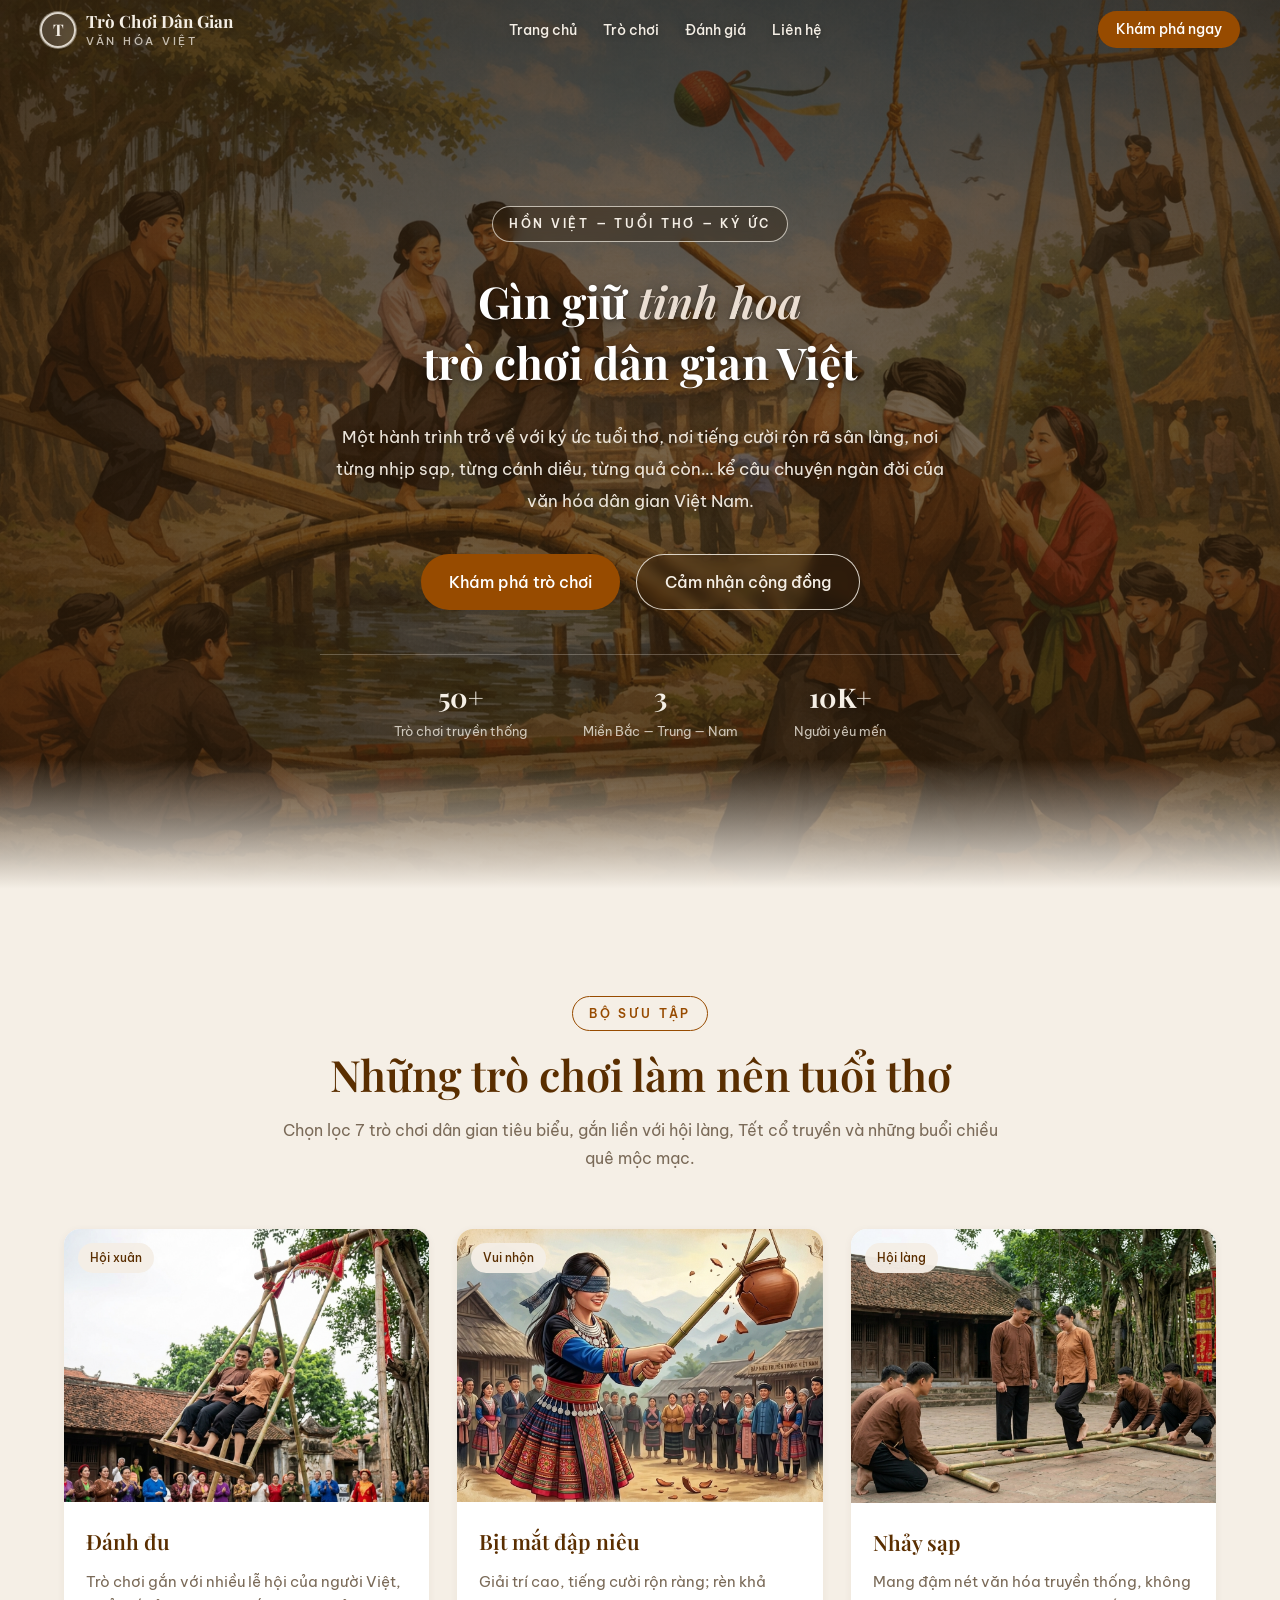
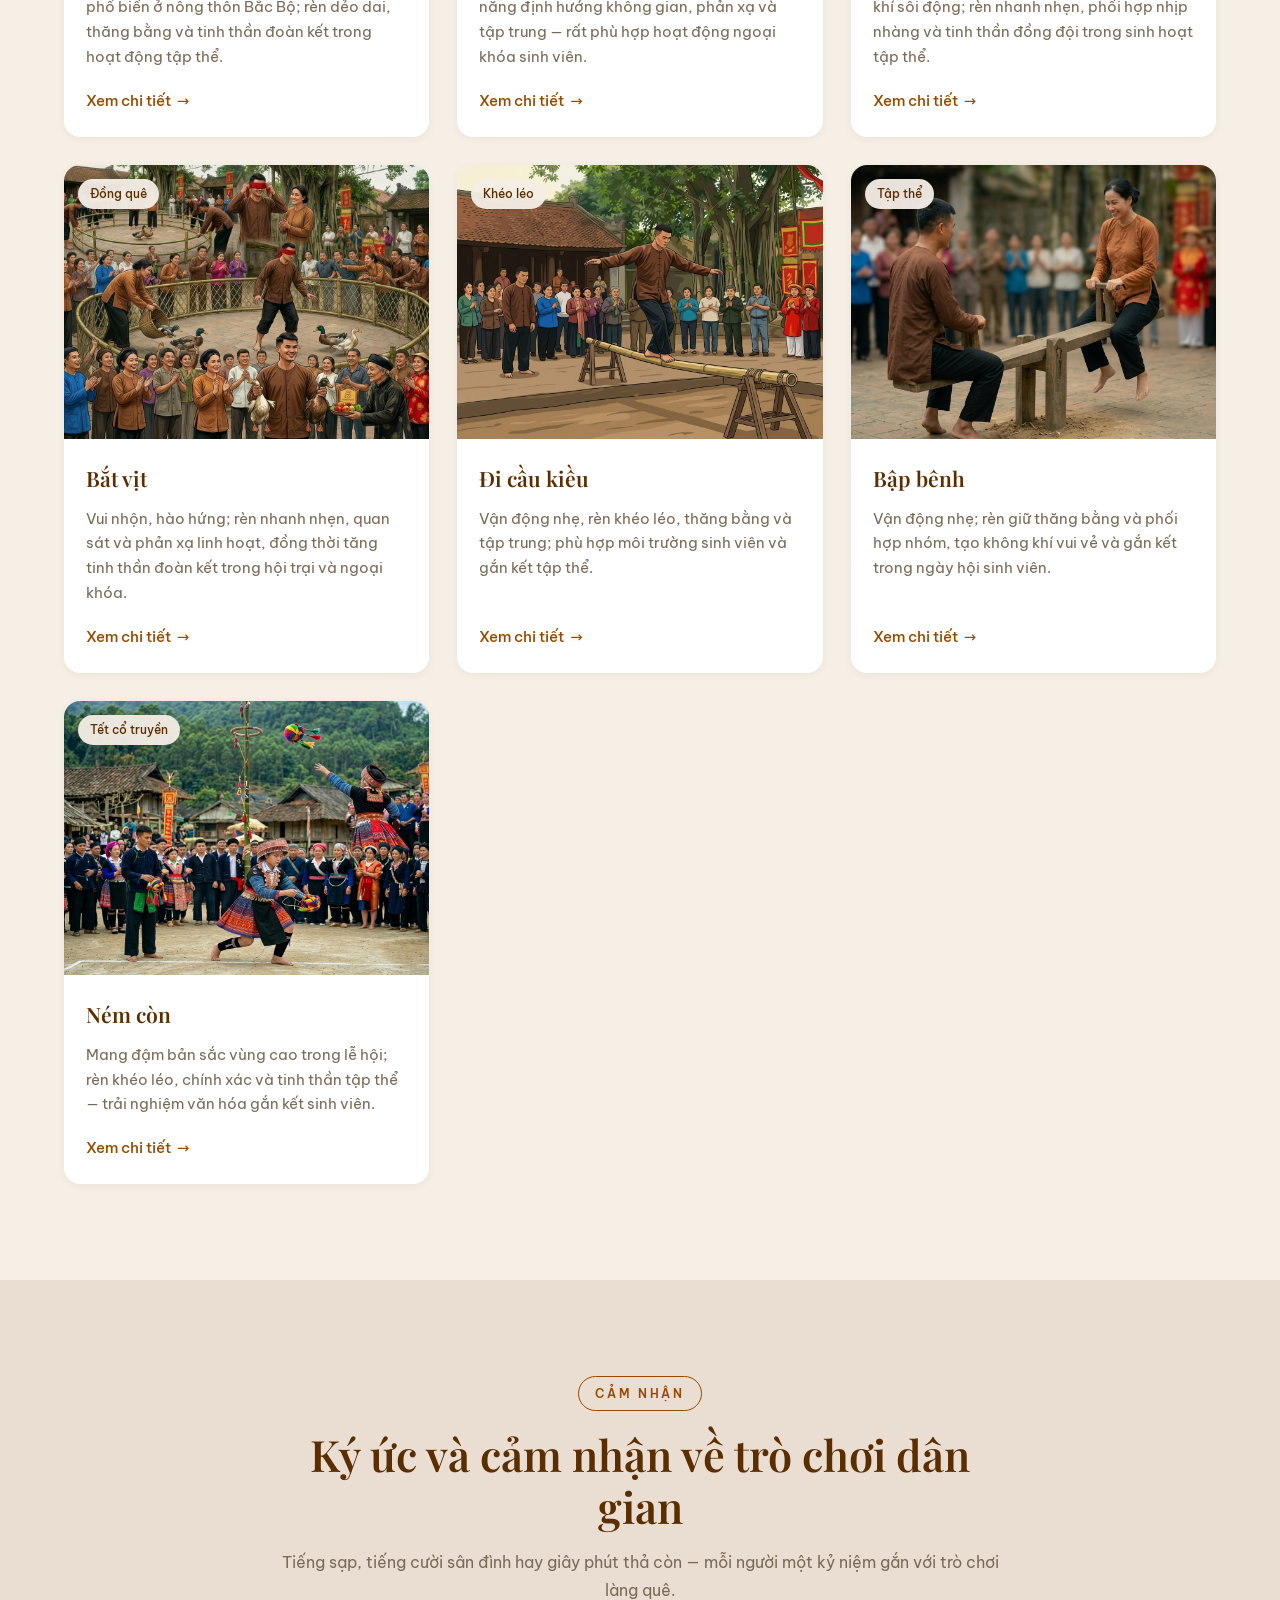
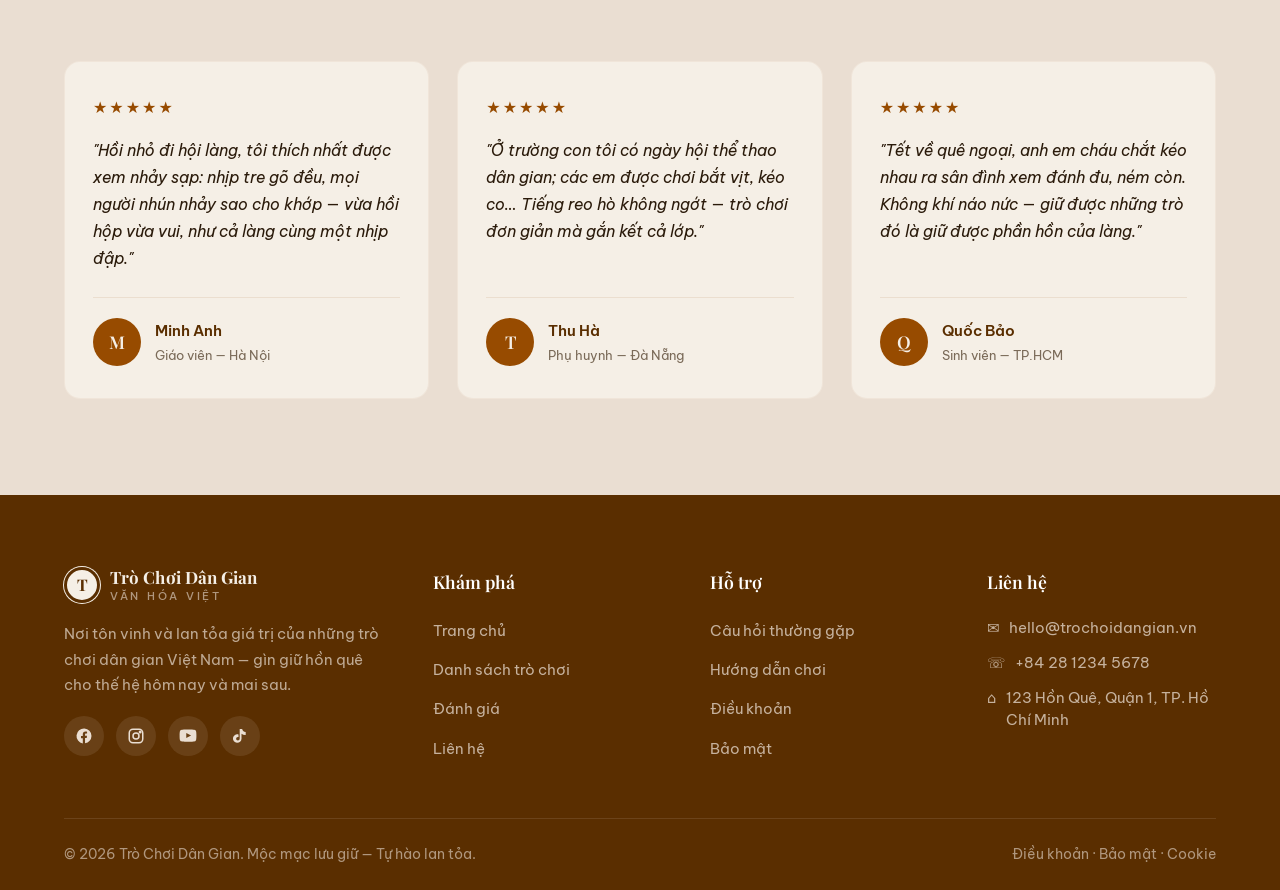
<file: index.html>
<!DOCTYPE html>
<html lang="vi">
<head>
    <meta charset="UTF-8" />
    <meta name="viewport" content="width=device-width, initial-scale=1.0, viewport-fit=cover" />

    <!-- ====== PRIMARY META ====== -->
    <title>Trò Chơi Dân Gian — Gìn giữ tinh hoa văn hóa Việt</title>
    <meta name="description" content="Khám phá kho tàng trò chơi dân gian Việt Nam — nơi tuổi thơ, văn hóa và ký ức cùng hòa quyện. Nhảy sạp, đánh đu, ném còn, đập niêu… 7 trò chơi tiêu biểu của hội làng Việt." />
    <meta name="keywords" content="trò chơi dân gian, văn hóa Việt Nam, hội làng, tuổi thơ Việt, nhảy sạp, đánh đu, ném còn, đập niêu, cầu kiều, bắt vịt, bập bênh" />
    <meta name="author" content="Trò Chơi Dân Gian" />
    <meta name="theme-color" content="#5a2e00" />
    <meta name="robots" content="index, follow" />

    <!-- TODO: đổi URL bên dưới thành domain thật của bạn sau khi deploy lên Vercel -->
    <link rel="canonical" href="https://trochoidangian.vercel.app/" />

    <!-- ====== FAVICON / LOGO (PNG trước — Chrome tab ưu tiên PNG/ICO hơn SVG khi mở local) ====== -->
    <link rel="icon" type="image/png" sizes="32x32" href="assets/favicon-32.png" />
    <link rel="apple-touch-icon" sizes="180x180" href="assets/favicon-180.png" />
    <link rel="icon" type="image/svg+xml" href="assets/favicon.svg" />
    <link rel="mask-icon" href="assets/favicon.svg" color="#974b00" />
    <link rel="shortcut icon" href="assets/favicon-32.png" />

    <!-- ====== OPEN GRAPH (Facebook, Zalo, LinkedIn, Messenger) ====== -->
    <meta property="og:type" content="website" />
    <meta property="og:locale" content="vi_VN" />
    <meta property="og:site_name" content="Trò Chơi Dân Gian" />
    <meta property="og:title" content="Trò Chơi Dân Gian — Gìn giữ tinh hoa văn hóa Việt" />
    <meta property="og:description" content="Khám phá kho tàng trò chơi dân gian Việt Nam — nơi tuổi thơ, văn hóa và ký ức cùng hòa quyện." />
    <meta property="og:url" content="https://trochoidangian.vercel.app/" />
    <meta property="og:image" content="https://trochoidangian.vercel.app/assets/hero-banner.png" />
    <meta property="og:image:secure_url" content="https://trochoidangian.vercel.app/assets/hero-banner.png" />
    <meta property="og:image:type" content="image/png" />
    <meta property="og:image:alt" content="Bức tranh minh họa các trò chơi dân gian Việt Nam ở làng quê" />

    <!-- ====== TWITTER CARD ====== -->
    <meta name="twitter:card" content="summary_large_image" />
    <meta name="twitter:title" content="Trò Chơi Dân Gian — Gìn giữ tinh hoa văn hóa Việt" />
    <meta name="twitter:description" content="Khám phá kho tàng trò chơi dân gian Việt Nam — nơi tuổi thơ, văn hóa và ký ức cùng hòa quyện." />
    <meta name="twitter:image" content="https://trochoidangian.vercel.app/assets/hero-banner.png" />
    <meta name="twitter:image:alt" content="Bức tranh minh họa các trò chơi dân gian Việt Nam" />

    <!-- ====== STRUCTURED DATA (Schema.org) — logo cho Google Knowledge Graph ====== -->
    <script type="application/ld+json">
    {
        "@context": "https://schema.org",
        "@graph": [
            {
                "@type": "Organization",
                "@id": "https://trochoidangian.vercel.app/#organization",
                "name": "Trò Chơi Dân Gian",
                "url": "https://trochoidangian.vercel.app/",
                "logo": {
                    "@type": "ImageObject",
                    "url": "https://trochoidangian.vercel.app/assets/favicon.svg",
                    "contentUrl": "https://trochoidangian.vercel.app/assets/favicon.svg",
                    "caption": "Trò Chơi Dân Gian — Văn hóa Việt"
                },
                "description": "Website tôn vinh và lan tỏa giá trị của các trò chơi dân gian Việt Nam — gìn giữ hồn quê cho thế hệ hôm nay và mai sau."
            },
            {
                "@type": "WebSite",
                "@id": "https://trochoidangian.vercel.app/#website",
                "url": "https://trochoidangian.vercel.app/",
                "name": "Trò Chơi Dân Gian",
                "description": "Gìn giữ tinh hoa trò chơi dân gian Việt Nam",
                "inLanguage": "vi-VN",
                "publisher": { "@id": "https://trochoidangian.vercel.app/#organization" }
            },
            {
                "@type": "WebPage",
                "@id": "https://trochoidangian.vercel.app/#webpage",
                "url": "https://trochoidangian.vercel.app/",
                "name": "Trò Chơi Dân Gian — Gìn giữ tinh hoa văn hóa Việt",
                "isPartOf": { "@id": "https://trochoidangian.vercel.app/#website" },
                "about": { "@id": "https://trochoidangian.vercel.app/#organization" },
                "primaryImageOfPage": {
                    "@type": "ImageObject",
                    "url": "https://trochoidangian.vercel.app/assets/hero-banner.png"
                },
                "inLanguage": "vi-VN"
            }
        ]
    }
    </script>

    <!-- ====== FONTS ====== -->
    <link rel="preconnect" href="https://fonts.googleapis.com" />
    <link rel="preconnect" href="https://fonts.gstatic.com" crossorigin />
    <link href="https://fonts.googleapis.com/css2?family=Playfair+Display:wght@500;600;700&family=Be+Vietnam+Pro:wght@300;400;500;600;700&display=swap" rel="stylesheet" />

    <link rel="stylesheet" href="css/styles.css" />
</head>
<body>

    <!-- ============= HEADER ============= -->
    <header class="site-header">
        <div class="container nav">
            <a href="#home" class="logo" aria-label="Trò Chơi Dân Gian">
                <span class="logo-mark">T</span>
                <span class="logo-text">
                    <strong>Trò Chơi Dân Gian</strong>
                    <small>Văn hóa Việt</small>
                </span>
            </a>

            <nav id="primary-nav" aria-label="Điều hướng chính">
                <ul class="nav-menu">
                    <li><a href="#home">Trang chủ</a></li>
                    <li><a href="#games">Trò chơi</a></li>
                    <li><a href="#reviews">Đánh giá</a></li>
                    <li><a href="#contact">Liên hệ</a></li>
                </ul>
            </nav>

            <a href="#games" class="nav-cta">Khám phá ngay</a>

            <button type="button" class="menu-toggle" aria-label="Mở menu" aria-expanded="false" aria-controls="primary-nav">
                <svg viewBox="0 0 24 24" fill="none" stroke="currentColor" stroke-width="2" stroke-linecap="round">
                    <line x1="3" y1="6" x2="21" y2="6"/>
                    <line x1="3" y1="12" x2="21" y2="12"/>
                    <line x1="3" y1="18" x2="21" y2="18"/>
                </svg>
            </button>
        </div>
    </header>

    <main id="home">

        <!-- ============= HERO ============= -->
        <section class="hero" aria-label="Giới thiệu">
            <div class="container">
                <div class="hero-content reveal">
                    <span class="eyebrow">Hồn Việt — Tuổi thơ — Ký ức</span>
                    <h1 class="hero-title">
                        Gìn giữ <em>tinh hoa</em><br>
                        trò chơi dân gian Việt
                    </h1>
                    <p class="hero-desc">
                        Một hành trình trở về với ký ức tuổi thơ, nơi tiếng cười rộn rã sân làng,
                        nơi từng nhịp sạp, từng cánh diều, từng quả còn… kể câu chuyện ngàn đời
                        của văn hóa dân gian Việt Nam.
                    </p>
                    <div class="hero-actions">
                        <a href="#games" class="btn btn-primary">Khám phá trò chơi</a>
                        <a href="#reviews" class="btn btn-outline">Cảm nhận cộng đồng</a>
                    </div>
                    <div class="hero-stats">
                        <div>
                            <div class="stat-num">50+</div>
                            <div class="stat-label">Trò chơi truyền thống</div>
                        </div>
                        <div>
                            <div class="stat-num">3</div>
                            <div class="stat-label">Miền Bắc — Trung — Nam</div>
                        </div>
                        <div>
                            <div class="stat-num">10K+</div>
                            <div class="stat-label">Người yêu mến</div>
                        </div>
                    </div>
                </div>
            </div>
        </section>

        <!-- ============= GAMES ============= -->
        <section class="games" id="games">
            <div class="container">
                <div class="section-head reveal">
                    <span class="eyebrow">Bộ sưu tập</span>
                    <h2 class="section-title">Những trò chơi làm nên tuổi thơ</h2>
                    <p class="section-subtitle">
                        Chọn lọc 7 trò chơi dân gian tiêu biểu, gắn liền với hội làng,
                        Tết cổ truyền và những buổi chiều quê mộc mạc.
                    </p>
                </div>

                <div class="games-grid">

                    <a href="games/danh-du.html" class="game-card reveal" aria-label="Đánh đu — xem chi tiết">
                        <div class="game-card-image">
                            <span class="game-card-tag">Hội xuân</span>
                            <img src="assets/thumb/danhdu.png" alt="Đánh đu" loading="lazy" />
                        </div>
                        <div class="game-card-body">
                            <h3 class="game-card-title">Đánh đu</h3>
                            <p class="game-card-desc">
                                Trò chơi gắn với nhiều lễ hội của người Việt, phổ biến ở nông thôn Bắc Bộ;
                                rèn dẻo dai, thăng bằng và tinh thần đoàn kết trong hoạt động tập thể.
                            </p>
                            <span class="game-card-link">Xem chi tiết</span>
                        </div>
                    </a>

                    <a href="games/dap-nieu.html" class="game-card reveal" aria-label="Bịt mắt đập niêu — xem chi tiết">
                        <div class="game-card-image">
                            <span class="game-card-tag">Vui nhộn</span>
                            <img src="assets/thumb/dapnieu.png" alt="Bịt mắt đập niêu" loading="lazy" />
                        </div>
                        <div class="game-card-body">
                            <h3 class="game-card-title">Bịt mắt đập niêu</h3>
                            <p class="game-card-desc">
                                Giải trí cao, tiếng cười rộn ràng; rèn khả năng định hướng không gian,
                                phản xạ và tập trung — rất phù hợp hoạt động ngoại khóa sinh viên.
                            </p>
                            <span class="game-card-link">Xem chi tiết</span>
                        </div>
                    </a>

                    <a href="games/nhay-sap.html" class="game-card reveal" aria-label="Nhảy sạp — xem chi tiết">
                        <div class="game-card-image">
                            <span class="game-card-tag">Hội làng</span>
                            <img src="assets/thumb/nhaysap.png" alt="Nhảy sạp" loading="lazy" />
                        </div>
                        <div class="game-card-body">
                            <h3 class="game-card-title">Nhảy sạp</h3>
                            <p class="game-card-desc">
                                Mang đậm nét văn hóa truyền thống, không khí sôi động; rèn nhanh nhẹn,
                                phối hợp nhịp nhàng và tinh thần đồng đội trong sinh hoạt tập thể.
                            </p>
                            <span class="game-card-link">Xem chi tiết</span>
                        </div>
                    </a>

                    <a href="games/bat-vit.html" class="game-card reveal" aria-label="Bắt vịt — xem chi tiết">
                        <div class="game-card-image">
                            <span class="game-card-tag">Đồng quê</span>
                            <img src="assets/thumb/batvit.png" alt="Bắt vịt" loading="lazy" />
                        </div>
                        <div class="game-card-body">
                            <h3 class="game-card-title">Bắt vịt</h3>
                            <p class="game-card-desc">
                                Vui nhộn, hào hứng; rèn nhanh nhẹn, quan sát và phản xạ linh hoạt,
                                đồng thời tăng tinh thần đoàn kết trong hội trại và ngoại khóa.
                            </p>
                            <span class="game-card-link">Xem chi tiết</span>
                        </div>
                    </a>

                    <a href="games/cau-kieu.html" class="game-card reveal" aria-label="Đi cầu kiều — xem chi tiết">
                        <div class="game-card-image">
                            <span class="game-card-tag">Khéo léo</span>
                            <img src="assets/thumb/caukieu.png" alt="Đi cầu kiều" loading="lazy" />
                        </div>
                        <div class="game-card-body">
                            <h3 class="game-card-title">Đi cầu kiều</h3>
                            <p class="game-card-desc">
                                Vận động nhẹ, rèn khéo léo, thăng bằng và tập trung; phù hợp môi trường
                                sinh viên và gắn kết tập thể.
                            </p>
                            <span class="game-card-link">Xem chi tiết</span>
                        </div>
                    </a>

                    <a href="games/bap-benh.html" class="game-card reveal" aria-label="Bập bênh — xem chi tiết">
                        <div class="game-card-image">
                            <span class="game-card-tag">Tập thể</span>
                            <img src="assets/thumb/bapbenh.png" alt="Bập bênh" loading="lazy" />
                        </div>
                        <div class="game-card-body">
                            <h3 class="game-card-title">Bập bênh</h3>
                            <p class="game-card-desc">
                                Vận động nhẹ; rèn giữ thăng bằng và phối hợp nhóm, tạo không khí vui vẻ
                                và gắn kết trong ngày hội sinh viên.
                            </p>
                            <span class="game-card-link">Xem chi tiết</span>
                        </div>
                    </a>

                    <a href="games/nem-con.html" class="game-card reveal" aria-label="Ném còn — xem chi tiết">
                        <div class="game-card-image">
                            <span class="game-card-tag">Tết cổ truyền</span>
                            <img src="assets/thumb/nemcon.png" alt="Ném còn" loading="lazy" />
                        </div>
                        <div class="game-card-body">
                            <h3 class="game-card-title">Ném còn</h3>
                            <p class="game-card-desc">
                                Mang đậm bản sắc vùng cao trong lễ hội; rèn khéo léo, chính xác và
                                tinh thần tập thể — trải nghiệm văn hóa gắn kết sinh viên.
                            </p>
                            <span class="game-card-link">Xem chi tiết</span>
                        </div>
                    </a>

                </div>
            </div>
        </section>

        <!-- ============= REVIEWS ============= -->
        <section class="reviews" id="reviews">
            <div class="container">
                <div class="section-head reveal">
                    <span class="eyebrow">Cảm nhận</span>
                    <h2 class="section-title">Ký ức và cảm nhận về trò chơi dân gian</h2>
                    <p class="section-subtitle">
                        Tiếng sạp, tiếng cười sân đình hay giây phút thả còn — mỗi người một kỷ niệm gắn với trò chơi làng quê.
                    </p>
                </div>

                <div class="reviews-grid">

                    <div class="review-card reveal">
                        <div class="review-stars">★★★★★</div>
                        <p class="review-quote">
                            "Hồi nhỏ đi hội làng, tôi thích nhất được xem nhảy sạp: nhịp tre gõ đều,
                            mọi người nhún nhảy sao cho khớp — vừa hồi hộp vừa vui, như cả làng cùng một nhịp đập."
                        </p>
                        <div class="review-author">
                            <div class="review-avatar">M</div>
                            <div>
                                <div class="review-name">Minh Anh</div>
                                <div class="review-role">Giáo viên — Hà Nội</div>
                            </div>
                        </div>
                    </div>

                    <div class="review-card reveal">
                        <div class="review-stars">★★★★★</div>
                        <p class="review-quote">
                            "Ở trường con tôi có ngày hội thể thao dân gian; các em được chơi bắt vịt,
                            kéo co… Tiếng reo hò không ngớt — trò chơi đơn giản mà gắn kết cả lớp."
                        </p>
                        <div class="review-author">
                            <div class="review-avatar">T</div>
                            <div>
                                <div class="review-name">Thu Hà</div>
                                <div class="review-role">Phụ huynh — Đà Nẵng</div>
                            </div>
                        </div>
                    </div>

                    <div class="review-card reveal">
                        <div class="review-stars">★★★★★</div>
                        <p class="review-quote">
                            "Tết về quê ngoại, anh em cháu chắt kéo nhau ra sân đình xem đánh đu,
                            ném còn. Không khí náo nức — giữ được những trò đó là giữ được phần hồn của làng."
                        </p>
                        <div class="review-author">
                            <div class="review-avatar">Q</div>
                            <div>
                                <div class="review-name">Quốc Bảo</div>
                                <div class="review-role">Sinh viên — TP.HCM</div>
                            </div>
                        </div>
                    </div>

                </div>
            </div>
        </section>

    </main>

    <!-- ============= FOOTER ============= -->
    <footer class="site-footer" id="contact">
        <div class="container">
            <div class="footer-grid">
                <div class="footer-brand">
                    <a href="#home" class="logo">
                        <span class="logo-mark">T</span>
                        <span class="logo-text">
                            <strong>Trò Chơi Dân Gian</strong>
                            <small>Văn hóa Việt</small>
                        </span>
                    </a>
                    <p>
                        Nơi tôn vinh và lan tỏa giá trị của những trò chơi dân gian Việt Nam —
                        gìn giữ hồn quê cho thế hệ hôm nay và mai sau.
                    </p>
                    <div class="socials">
                        <a href="#" aria-label="Facebook">
                            <svg viewBox="0 0 24 24" fill="currentColor"><path d="M22 12a10 10 0 10-11.6 9.9v-7H8v-2.9h2.4V9.7c0-2.4 1.4-3.7 3.6-3.7 1 0 2.1.2 2.1.2v2.3h-1.2c-1.2 0-1.5.7-1.5 1.5v1.8h2.6l-.4 2.9h-2.2v7A10 10 0 0022 12z"/></svg>
                        </a>
                        <a href="#" aria-label="Instagram">
                            <svg viewBox="0 0 24 24" fill="none" stroke="currentColor" stroke-width="2"><rect x="3" y="3" width="18" height="18" rx="5"/><circle cx="12" cy="12" r="4"/><circle cx="17.5" cy="6.5" r="1" fill="currentColor"/></svg>
                        </a>
                        <a href="#" aria-label="YouTube">
                            <svg viewBox="0 0 24 24" fill="currentColor"><path d="M23 7s-.2-1.6-.8-2.3c-.8-.9-1.7-.9-2.1-1C17 3.4 12 3.4 12 3.4s-5 0-8.1.3c-.4.1-1.3.1-2.1 1C1.2 5.4 1 7 1 7S.8 8.9.8 10.7v1.6C.8 14.1 1 16 1 16s.2 1.6.8 2.3c.8.9 1.9.9 2.4 1 1.7.2 7.8.3 7.8.3s5 0 8.1-.3c.4-.1 1.3-.1 2.1-1 .6-.7.8-2.3.8-2.3s.2-1.9.2-3.7v-1.6C23.2 8.9 23 7 23 7zM9.7 14.6V8.1l6.4 3.3-6.4 3.2z"/></svg>
                        </a>
                        <a href="#" aria-label="TikTok">
                            <svg viewBox="0 0 24 24" fill="currentColor"><path d="M19.6 6.7a4.8 4.8 0 01-3.4-1.5 4.8 4.8 0 01-1.3-2.7h-3.3v13.1a2.4 2.4 0 11-2.4-2.4c.3 0 .5 0 .8.1V9.9a5.7 5.7 0 00-.8-.1A5.7 5.7 0 1014 15.6V9a8.1 8.1 0 005.6 1.8V7.5a4.8 4.8 0 010-.8z"/></svg>
                        </a>
                    </div>
                </div>

                <div class="footer-col">
                    <h5>Khám phá</h5>
                    <ul>
                        <li><a href="#home">Trang chủ</a></li>
                        <li><a href="#games">Danh sách trò chơi</a></li>
                        <li><a href="#reviews">Đánh giá</a></li>
                        <li><a href="#contact">Liên hệ</a></li>
                    </ul>
                </div>

                <div class="footer-col">
                    <h5>Hỗ trợ</h5>
                    <ul>
                        <li><a href="#">Câu hỏi thường gặp</a></li>
                        <li><a href="#">Hướng dẫn chơi</a></li>
                        <li><a href="#">Điều khoản</a></li>
                        <li><a href="#">Bảo mật</a></li>
                    </ul>
                </div>

                <div class="footer-col">
                    <h5>Liên hệ</h5>
                    <ul>
                        <li class="contact-item">
                            <span>✉</span>
                            <span>hello@trochoidangian.vn</span>
                        </li>
                        <li class="contact-item">
                            <span>☏</span>
                            <span>+84 28 1234 5678</span>
                        </li>
                        <li class="contact-item">
                            <span>⌂</span>
                            <span>123 Hồn Quê, Quận 1, TP. Hồ Chí Minh</span>
                        </li>
                    </ul>
                </div>
            </div>

            <div class="footer-bottom">
                <p>© 2026 Trò Chơi Dân Gian. Mộc mạc lưu giữ — Tự hào lan tỏa.</p>
                <p><a href="#">Điều khoản</a> · <a href="#">Bảo mật</a> · <a href="#">Cookie</a></p>
            </div>
        </div>
    </footer>

    <script src="js/main.js" defer></script>
</body>
</html>
</file>
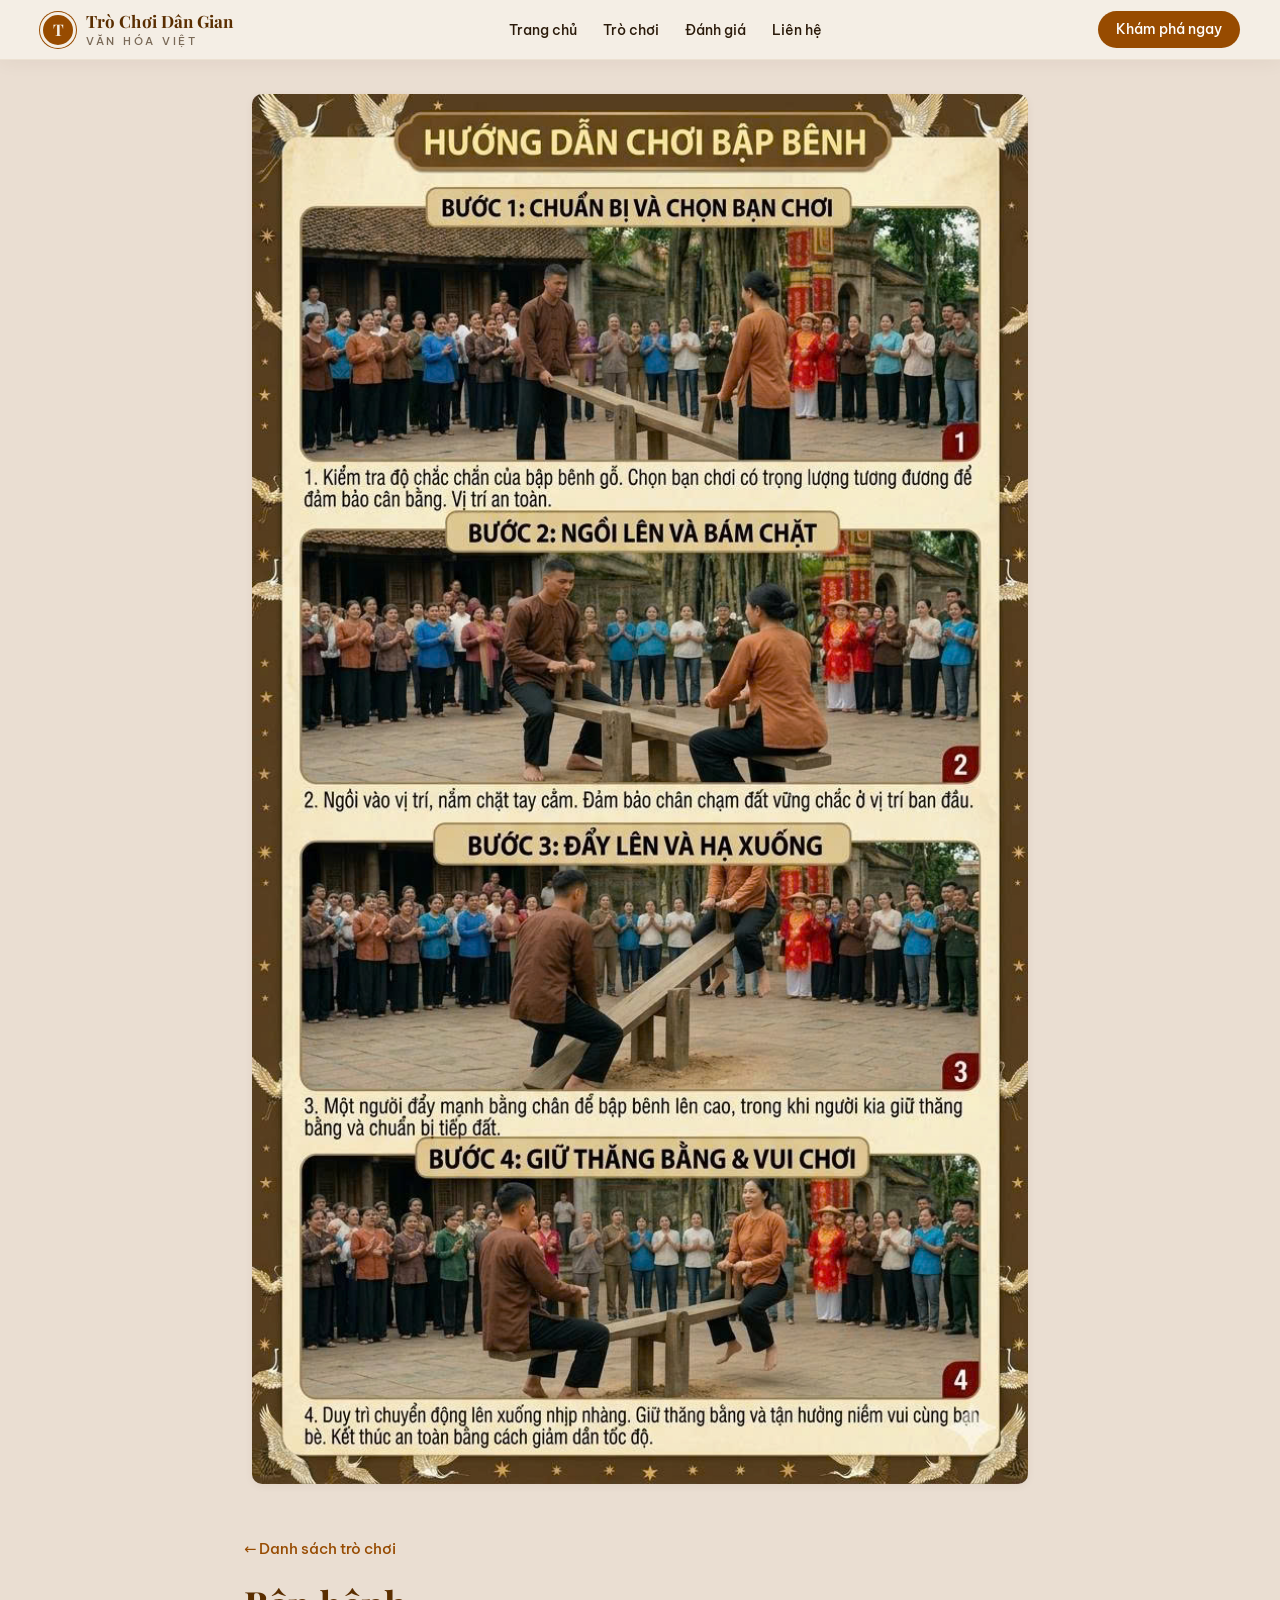
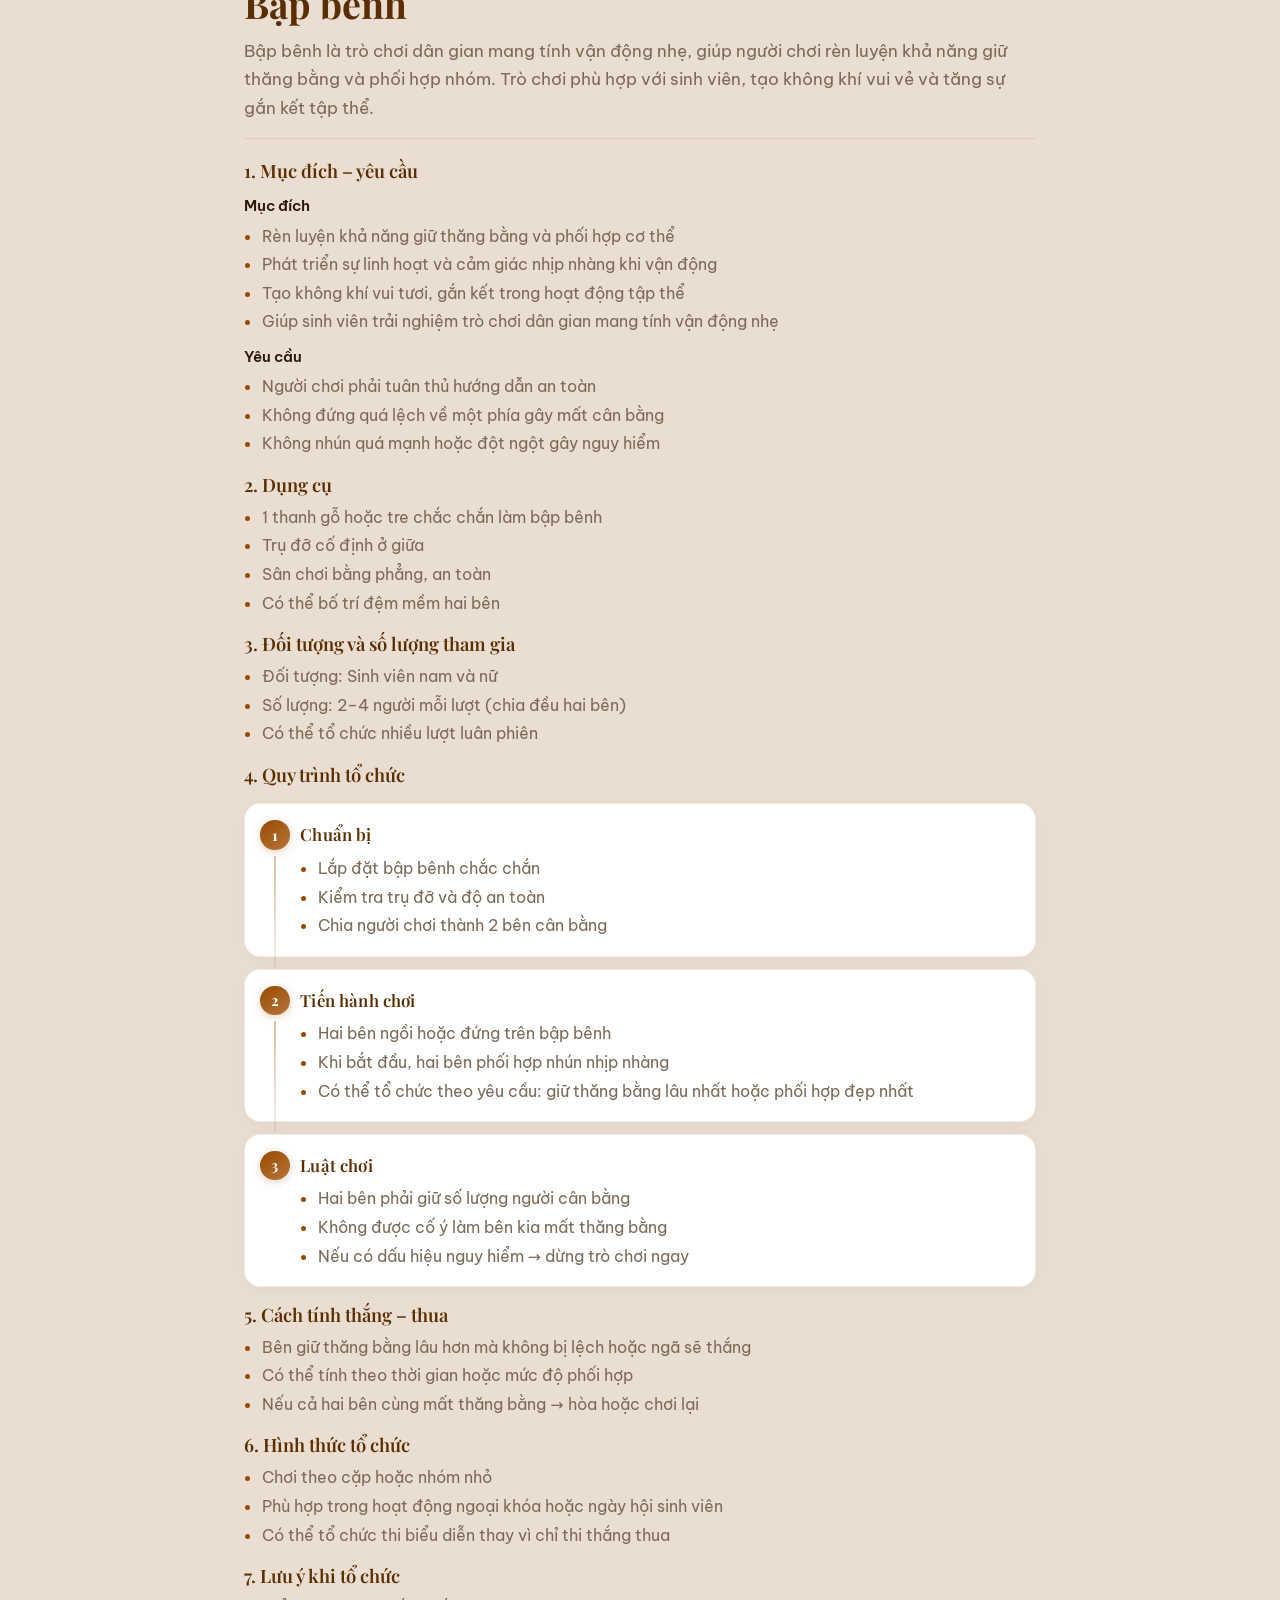
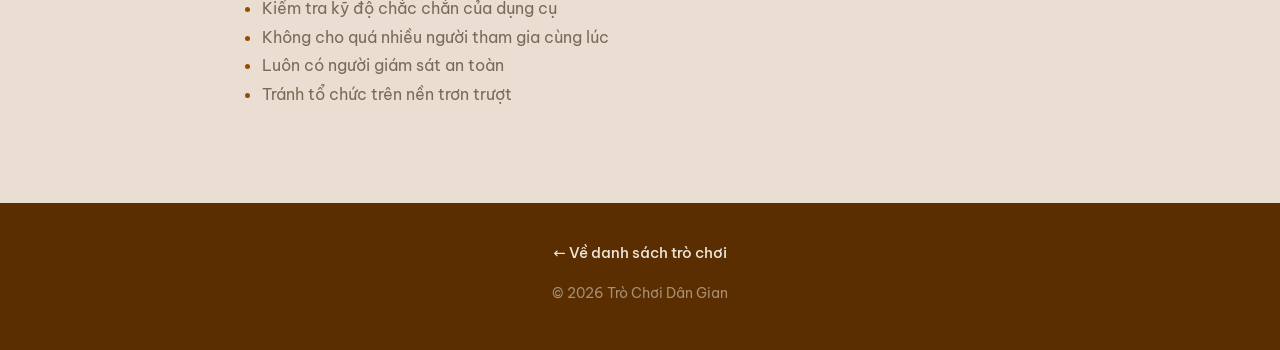
<file: games/bap-benh.html>
<!DOCTYPE html>
<html lang="vi">
<head>
    <meta charset="UTF-8" />
    <meta name="viewport" content="width=device-width, initial-scale=1.0, viewport-fit=cover" />
    <title>Bập bênh — Trò Chơi Dân Gian</title>
    <meta name="description" content="Bập bênh: mục đích, dụng cụ, quy trình và luật chơi — trò chơi vận động nhẹ, rèn thăng bằng và phối hợp nhóm." />
    <meta name="theme-color" content="#5a2e00" />
    <link rel="icon" type="image/png" sizes="32x32" href="../assets/favicon-32.png" />
    <link rel="apple-touch-icon" sizes="180x180" href="../assets/favicon-180.png" />
    <link rel="icon" type="image/svg+xml" href="../assets/favicon.svg" />
    <link rel="preconnect" href="https://fonts.googleapis.com" />
    <link rel="preconnect" href="https://fonts.gstatic.com" crossorigin />
    <link href="https://fonts.googleapis.com/css2?family=Playfair+Display:wght@500;600;700&family=Be+Vietnam+Pro:wght@300;400;500;600;700&display=swap" rel="stylesheet" />
    <link rel="stylesheet" href="../css/styles.css" />
</head>
<body class="page-game-detail">

    <header class="site-header">
        <div class="container nav">
            <a href="../index.html#home" class="logo" aria-label="Trò Chơi Dân Gian">
                <span class="logo-mark">T</span>
                <span class="logo-text">
                    <strong>Trò Chơi Dân Gian</strong>
                    <small>Văn hóa Việt</small>
                </span>
            </a>
            <nav id="primary-nav" aria-label="Điều hướng chính">
                <ul class="nav-menu">
                    <li><a href="../index.html#home">Trang chủ</a></li>
                    <li><a href="../index.html#games">Trò chơi</a></li>
                    <li><a href="../index.html#reviews">Đánh giá</a></li>
                    <li><a href="../index.html#contact">Liên hệ</a></li>
                </ul>
            </nav>
            <a href="../index.html#games" class="nav-cta">Khám phá ngay</a>
            <button type="button" class="menu-toggle" aria-label="Mở menu" aria-expanded="false" aria-controls="primary-nav">
                <svg viewBox="0 0 24 24" fill="none" stroke="currentColor" stroke-width="2" stroke-linecap="round">
                    <line x1="3" y1="6" x2="21" y2="6"/>
                    <line x1="3" y1="12" x2="21" y2="12"/>
                    <line x1="3" y1="18" x2="21" y2="18"/>
                </svg>
            </button>
        </div>
    </header>

    <main class="game-detail">
        <div class="game-detail-cover">
            <img src="../assets/bap-benh.jpg" alt="Bập bênh" width="1200" height="675" />
        </div>
        <div class="game-detail-inner">
            <a class="game-detail-back" href="../index.html#games">← Danh sách trò chơi</a>
            <h1>Bập bênh</h1>
            <p class="game-detail-lead">
                Bập bênh là trò chơi dân gian mang tính vận động nhẹ, giúp người chơi rèn luyện khả năng giữ thăng bằng và phối hợp nhóm. Trò chơi phù hợp với sinh viên, tạo không khí vui vẻ và tăng sự gắn kết tập thể.
            </p>

            <article class="game-detail-prose">
                <section>
                    <h2>1. Mục đích – yêu cầu</h2>
                    <h3>Mục đích</h3>
                    <ul>
                        <li>Rèn luyện khả năng giữ thăng bằng và phối hợp cơ thể</li>
                        <li>Phát triển sự linh hoạt và cảm giác nhịp nhàng khi vận động</li>
                        <li>Tạo không khí vui tươi, gắn kết trong hoạt động tập thể</li>
                        <li>Giúp sinh viên trải nghiệm trò chơi dân gian mang tính vận động nhẹ</li>
                    </ul>
                    <h3>Yêu cầu</h3>
                    <ul>
                        <li>Người chơi phải tuân thủ hướng dẫn an toàn</li>
                        <li>Không đứng quá lệch về một phía gây mất cân bằng</li>
                        <li>Không nhún quá mạnh hoặc đột ngột gây nguy hiểm</li>
                    </ul>
                </section>

                <section>
                    <h2>2. Dụng cụ</h2>
                    <ul>
                        <li>1 thanh gỗ hoặc tre chắc chắn làm bập bênh</li>
                        <li>Trụ đỡ cố định ở giữa</li>
                        <li>Sân chơi bằng phẳng, an toàn</li>
                        <li>Có thể bố trí đệm mềm hai bên</li>
                    </ul>
                </section>

                <section>
                    <h2>3. Đối tượng và số lượng tham gia</h2>
                    <ul>
                        <li>Đối tượng: Sinh viên nam và nữ</li>
                        <li>Số lượng: 2–4 người mỗi lượt (chia đều hai bên)</li>
                        <li>Có thể tổ chức nhiều lượt luân phiên</li>
                    </ul>
                </section>

                <section class="game-detail-process">
                    <h2>4. Quy trình tổ chức</h2>
                    <div class="game-detail-step">
                        <h3>Chuẩn bị</h3>
                        <ul>
                            <li>Lắp đặt bập bênh chắc chắn</li>
                            <li>Kiểm tra trụ đỡ và độ an toàn</li>
                            <li>Chia người chơi thành 2 bên cân bằng</li>
                        </ul>
                    </div>
                    <div class="game-detail-step">
                        <h3>Tiến hành chơi</h3>
                        <ul>
                            <li>Hai bên ngồi hoặc đứng trên bập bênh</li>
                            <li>Khi bắt đầu, hai bên phối hợp nhún nhịp nhàng</li>
                            <li>Có thể tổ chức theo yêu cầu: giữ thăng bằng lâu nhất hoặc phối hợp đẹp nhất</li>
                        </ul>
                    </div>
                    <div class="game-detail-step">
                        <h3>Luật chơi</h3>
                        <ul>
                            <li>Hai bên phải giữ số lượng người cân bằng</li>
                            <li>Không được cố ý làm bên kia mất thăng bằng</li>
                            <li>Nếu có dấu hiệu nguy hiểm → dừng trò chơi ngay</li>
                        </ul>
                    </div>
                </section>

                <section>
                    <h2>5. Cách tính thắng – thua</h2>
                    <ul>
                        <li>Bên giữ thăng bằng lâu hơn mà không bị lệch hoặc ngã sẽ thắng</li>
                        <li>Có thể tính theo thời gian hoặc mức độ phối hợp</li>
                        <li>Nếu cả hai bên cùng mất thăng bằng → hòa hoặc chơi lại</li>
                    </ul>
                </section>

                <section>
                    <h2>6. Hình thức tổ chức</h2>
                    <ul>
                        <li>Chơi theo cặp hoặc nhóm nhỏ</li>
                        <li>Phù hợp trong hoạt động ngoại khóa hoặc ngày hội sinh viên</li>
                        <li>Có thể tổ chức thi biểu diễn thay vì chỉ thi thắng thua</li>
                    </ul>
                </section>

                <section>
                    <h2>7. Lưu ý khi tổ chức</h2>
                    <ul>
                        <li>Kiểm tra kỹ độ chắc chắn của dụng cụ</li>
                        <li>Không cho quá nhiều người tham gia cùng lúc</li>
                        <li>Luôn có người giám sát an toàn</li>
                        <li>Tránh tổ chức trên nền trơn trượt</li>
                    </ul>
                </section>
            </article>
        </div>
    </main>

    <footer class="site-footer game-detail-simple-footer">
        <div class="container">
            <p><a href="../index.html#games" class="game-detail-back">← Về danh sách trò chơi</a></p>
            <p class="game-detail-copy">© 2026 Trò Chơi Dân Gian</p>
        </div>
    </footer>

    <script src="../js/main.js" defer></script>
</body>
</html>
</file>
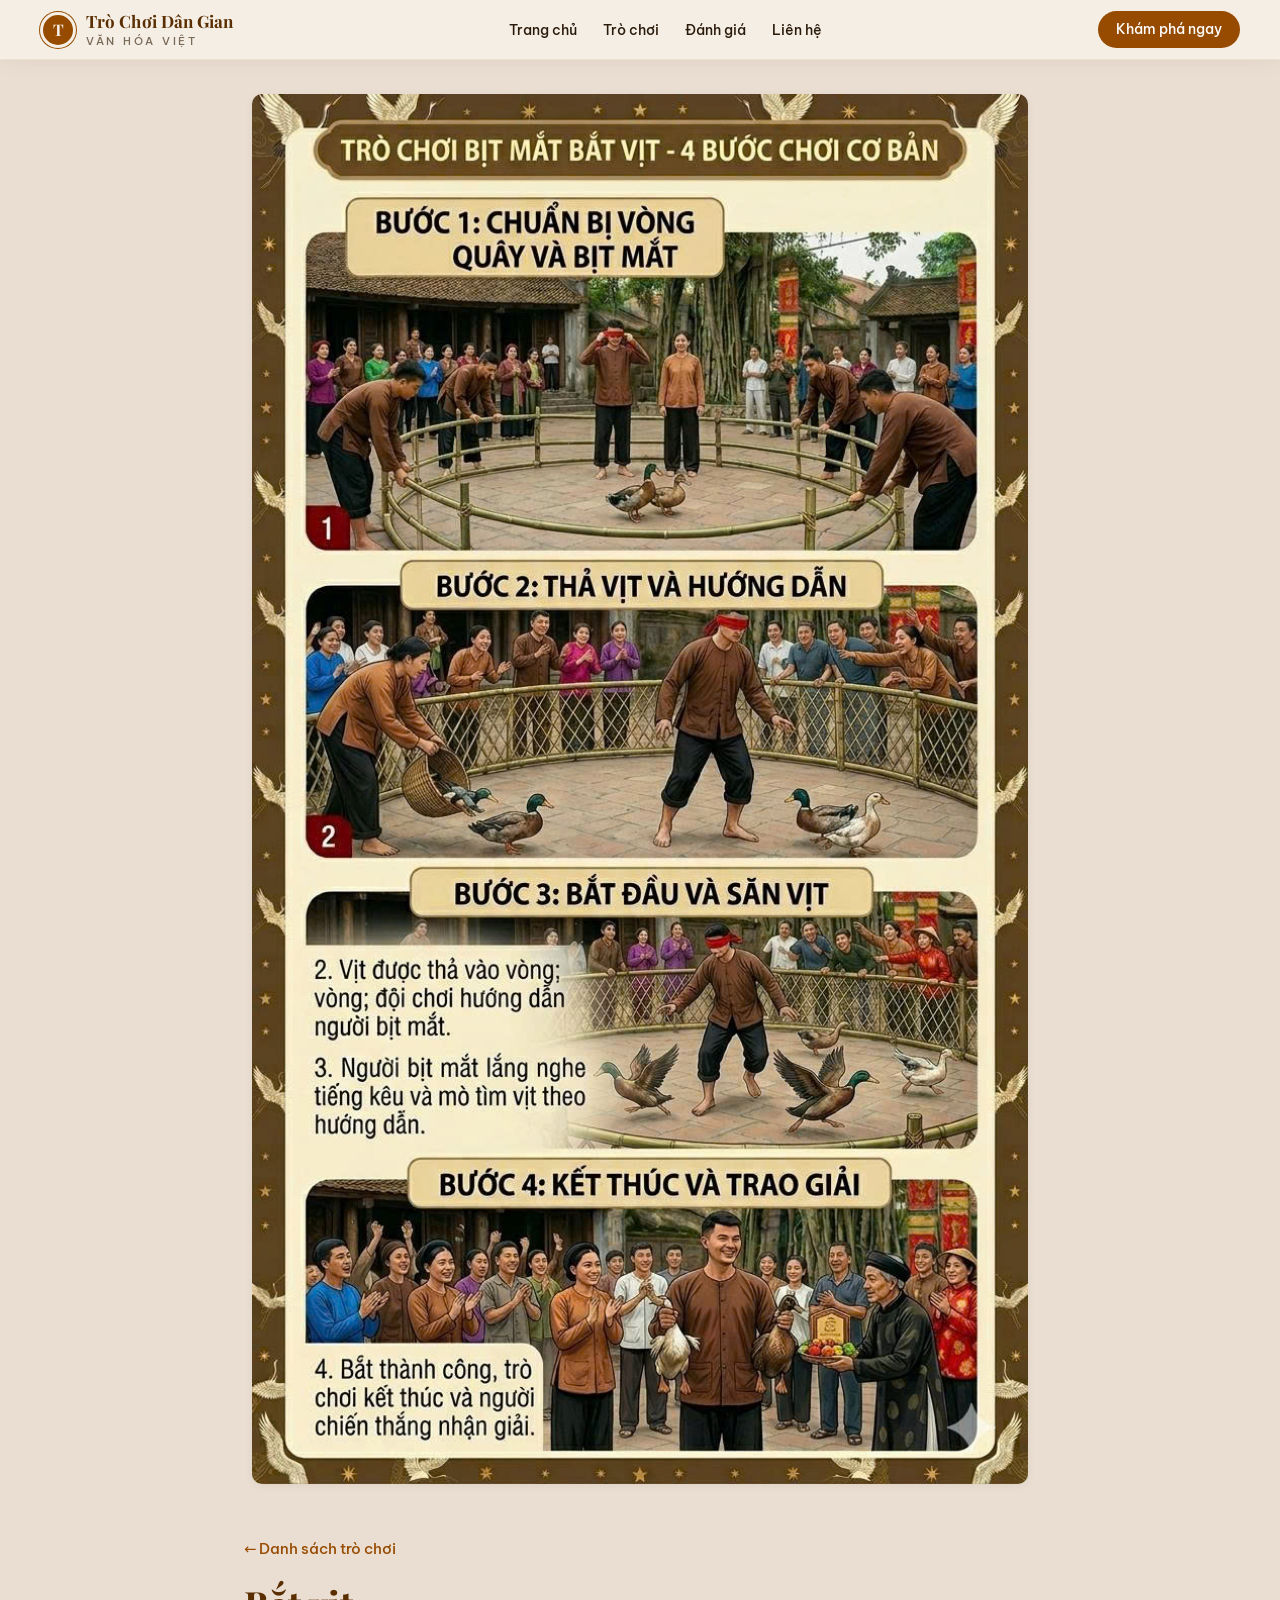
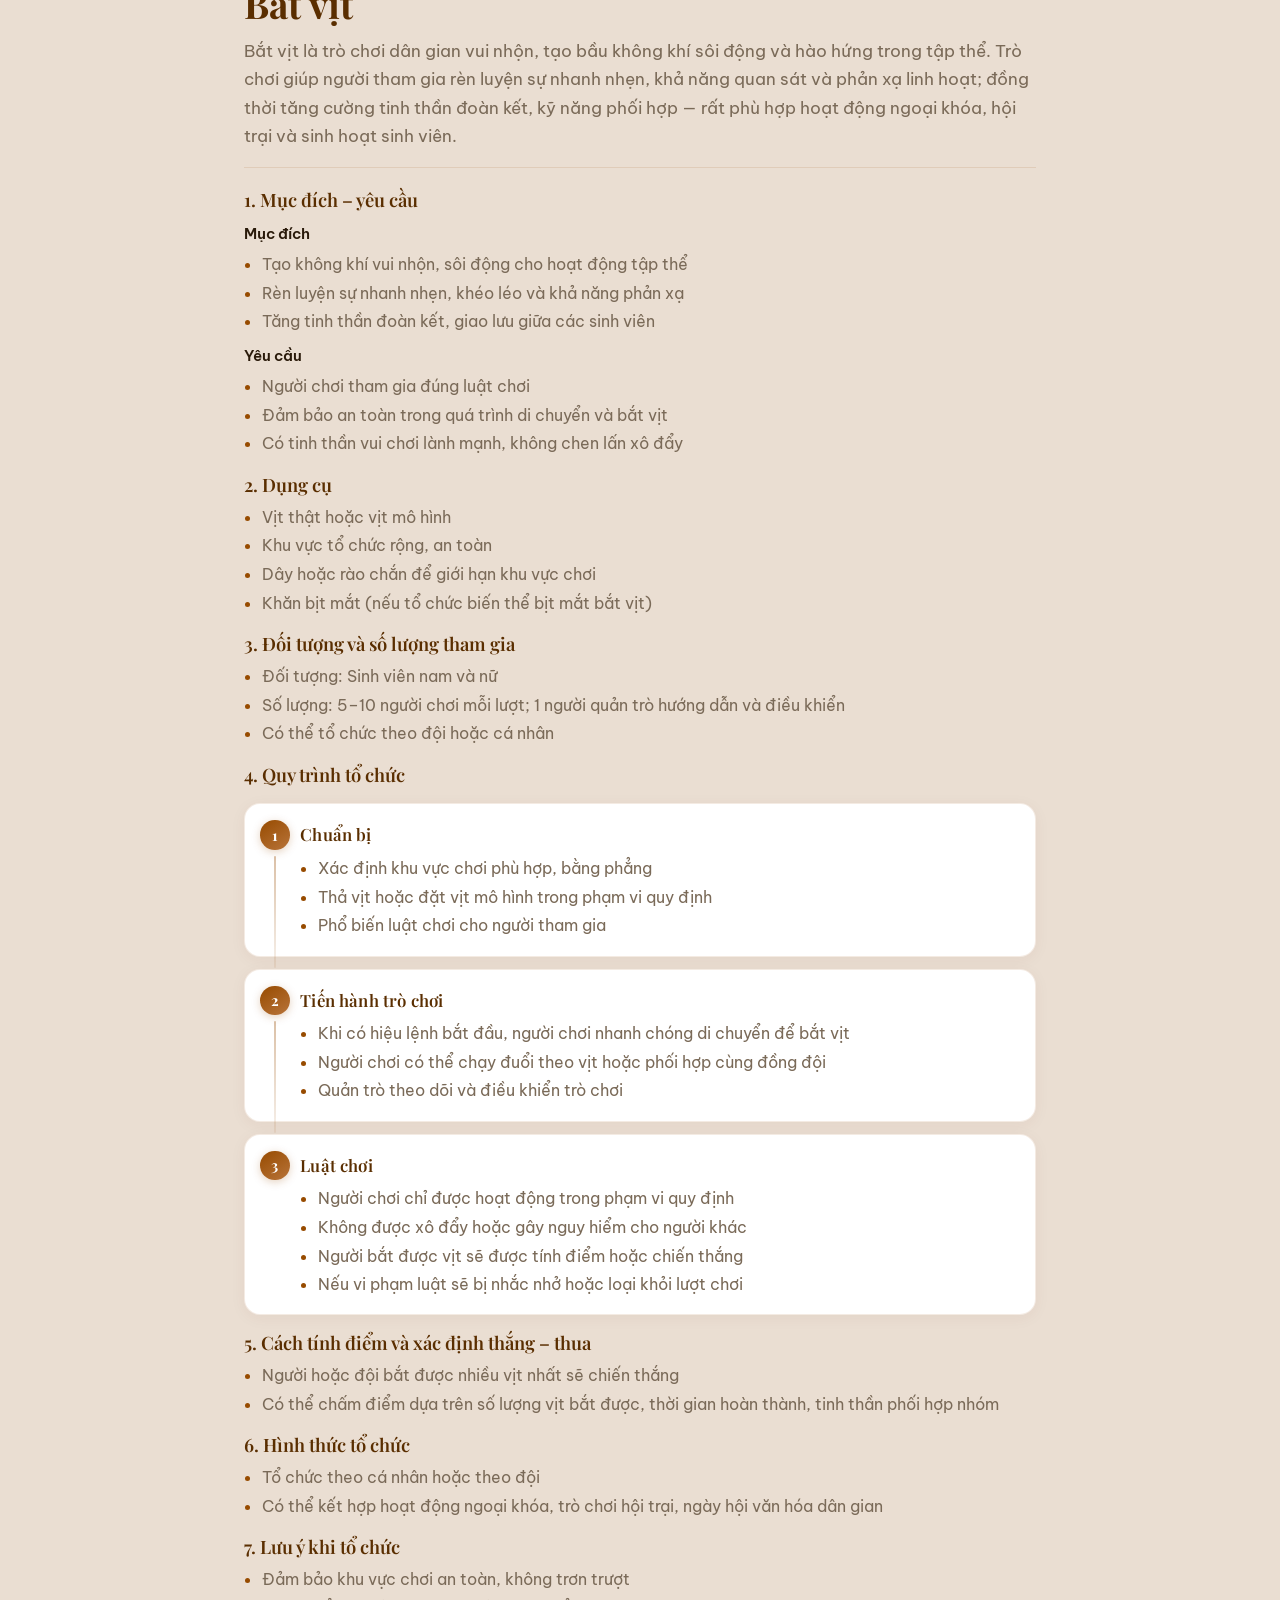
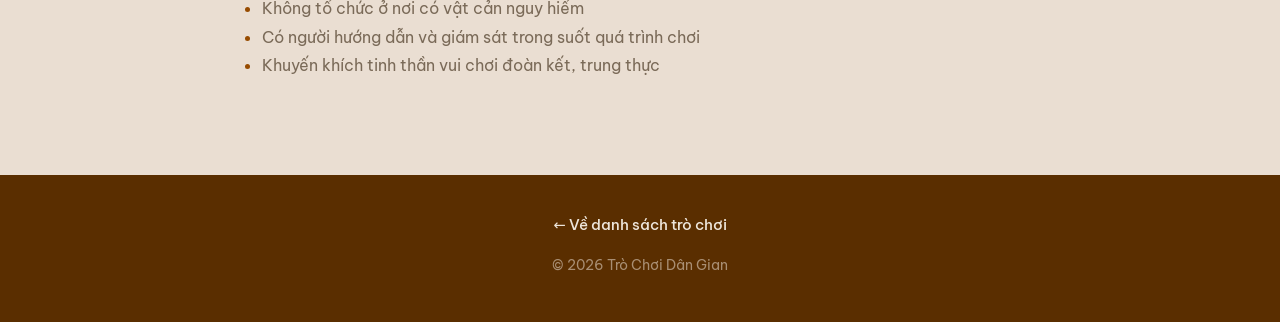
<file: games/bat-vit.html>
<!DOCTYPE html>
<html lang="vi">
<head>
    <meta charset="UTF-8" />
    <meta name="viewport" content="width=device-width, initial-scale=1.0, viewport-fit=cover" />
    <title>Bắt vịt — Trò Chơi Dân Gian</title>
    <meta name="description" content="Bắt vịt: mục đích, dụng cụ, quy trình và luật chơi — trò chơi dân gian vui nhộn cho hội trại và ngoại khóa." />
    <meta name="theme-color" content="#5a2e00" />
    <link rel="icon" type="image/png" sizes="32x32" href="../assets/favicon-32.png" />
    <link rel="apple-touch-icon" sizes="180x180" href="../assets/favicon-180.png" />
    <link rel="icon" type="image/svg+xml" href="../assets/favicon.svg" />
    <link rel="preconnect" href="https://fonts.googleapis.com" />
    <link rel="preconnect" href="https://fonts.gstatic.com" crossorigin />
    <link href="https://fonts.googleapis.com/css2?family=Playfair+Display:wght@500;600;700&family=Be+Vietnam+Pro:wght@300;400;500;600;700&display=swap" rel="stylesheet" />
    <link rel="stylesheet" href="../css/styles.css" />
</head>
<body class="page-game-detail">

    <header class="site-header">
        <div class="container nav">
            <a href="../index.html#home" class="logo" aria-label="Trò Chơi Dân Gian">
                <span class="logo-mark">T</span>
                <span class="logo-text">
                    <strong>Trò Chơi Dân Gian</strong>
                    <small>Văn hóa Việt</small>
                </span>
            </a>
            <nav id="primary-nav" aria-label="Điều hướng chính">
                <ul class="nav-menu">
                    <li><a href="../index.html#home">Trang chủ</a></li>
                    <li><a href="../index.html#games">Trò chơi</a></li>
                    <li><a href="../index.html#reviews">Đánh giá</a></li>
                    <li><a href="../index.html#contact">Liên hệ</a></li>
                </ul>
            </nav>
            <a href="../index.html#games" class="nav-cta">Khám phá ngay</a>
            <button type="button" class="menu-toggle" aria-label="Mở menu" aria-expanded="false" aria-controls="primary-nav">
                <svg viewBox="0 0 24 24" fill="none" stroke="currentColor" stroke-width="2" stroke-linecap="round">
                    <line x1="3" y1="6" x2="21" y2="6"/>
                    <line x1="3" y1="12" x2="21" y2="12"/>
                    <line x1="3" y1="18" x2="21" y2="18"/>
                </svg>
            </button>
        </div>
    </header>

    <main class="game-detail">
        <div class="game-detail-cover">
            <img src="../assets/bat-vit.jpg" alt="Bắt vịt" width="1200" height="675" />
        </div>
        <div class="game-detail-inner">
            <a class="game-detail-back" href="../index.html#games">← Danh sách trò chơi</a>
            <h1>Bắt vịt</h1>
            <p class="game-detail-lead">
                Bắt vịt là trò chơi dân gian vui nhộn, tạo bầu không khí sôi động và hào hứng trong tập thể. Trò chơi giúp người tham gia rèn luyện sự nhanh nhẹn, khả năng quan sát và phản xạ linh hoạt; đồng thời tăng cường tinh thần đoàn kết, kỹ năng phối hợp — rất phù hợp hoạt động ngoại khóa, hội trại và sinh hoạt sinh viên.
            </p>

            <article class="game-detail-prose">
                <section>
                    <h2>1. Mục đích – yêu cầu</h2>
                    <h3>Mục đích</h3>
                    <ul>
                        <li>Tạo không khí vui nhộn, sôi động cho hoạt động tập thể</li>
                        <li>Rèn luyện sự nhanh nhẹn, khéo léo và khả năng phản xạ</li>
                        <li>Tăng tinh thần đoàn kết, giao lưu giữa các sinh viên</li>
                    </ul>
                    <h3>Yêu cầu</h3>
                    <ul>
                        <li>Người chơi tham gia đúng luật chơi</li>
                        <li>Đảm bảo an toàn trong quá trình di chuyển và bắt vịt</li>
                        <li>Có tinh thần vui chơi lành mạnh, không chen lấn xô đẩy</li>
                    </ul>
                </section>

                <section>
                    <h2>2. Dụng cụ</h2>
                    <ul>
                        <li>Vịt thật hoặc vịt mô hình</li>
                        <li>Khu vực tổ chức rộng, an toàn</li>
                        <li>Dây hoặc rào chắn để giới hạn khu vực chơi</li>
                        <li>Khăn bịt mắt (nếu tổ chức biến thể bịt mắt bắt vịt)</li>
                    </ul>
                </section>

                <section>
                    <h2>3. Đối tượng và số lượng tham gia</h2>
                    <ul>
                        <li>Đối tượng: Sinh viên nam và nữ</li>
                        <li>Số lượng: 5–10 người chơi mỗi lượt; 1 người quản trò hướng dẫn và điều khiển</li>
                        <li>Có thể tổ chức theo đội hoặc cá nhân</li>
                    </ul>
                </section>

                <section class="game-detail-process">
                    <h2>4. Quy trình tổ chức</h2>
                    <div class="game-detail-step">
                        <h3>Chuẩn bị</h3>
                        <ul>
                            <li>Xác định khu vực chơi phù hợp, bằng phẳng</li>
                            <li>Thả vịt hoặc đặt vịt mô hình trong phạm vi quy định</li>
                            <li>Phổ biến luật chơi cho người tham gia</li>
                        </ul>
                    </div>
                    <div class="game-detail-step">
                        <h3>Tiến hành trò chơi</h3>
                        <ul>
                            <li>Khi có hiệu lệnh bắt đầu, người chơi nhanh chóng di chuyển để bắt vịt</li>
                            <li>Người chơi có thể chạy đuổi theo vịt hoặc phối hợp cùng đồng đội</li>
                            <li>Quản trò theo dõi và điều khiển trò chơi</li>
                        </ul>
                    </div>
                    <div class="game-detail-step">
                        <h3>Luật chơi</h3>
                        <ul>
                            <li>Người chơi chỉ được hoạt động trong phạm vi quy định</li>
                            <li>Không được xô đẩy hoặc gây nguy hiểm cho người khác</li>
                            <li>Người bắt được vịt sẽ được tính điểm hoặc chiến thắng</li>
                            <li>Nếu vi phạm luật sẽ bị nhắc nhở hoặc loại khỏi lượt chơi</li>
                        </ul>
                    </div>
                </section>

                <section>
                    <h2>5. Cách tính điểm và xác định thắng – thua</h2>
                    <ul>
                        <li>Người hoặc đội bắt được nhiều vịt nhất sẽ chiến thắng</li>
                        <li>Có thể chấm điểm dựa trên số lượng vịt bắt được, thời gian hoàn thành, tinh thần phối hợp nhóm</li>
                    </ul>
                </section>

                <section>
                    <h2>6. Hình thức tổ chức</h2>
                    <ul>
                        <li>Tổ chức theo cá nhân hoặc theo đội</li>
                        <li>Có thể kết hợp hoạt động ngoại khóa, trò chơi hội trại, ngày hội văn hóa dân gian</li>
                    </ul>
                </section>

                <section>
                    <h2>7. Lưu ý khi tổ chức</h2>
                    <ul>
                        <li>Đảm bảo khu vực chơi an toàn, không trơn trượt</li>
                        <li>Không tổ chức ở nơi có vật cản nguy hiểm</li>
                        <li>Có người hướng dẫn và giám sát trong suốt quá trình chơi</li>
                        <li>Khuyến khích tinh thần vui chơi đoàn kết, trung thực</li>
                    </ul>
                </section>
            </article>
        </div>
    </main>

    <footer class="site-footer game-detail-simple-footer">
        <div class="container">
            <p><a href="../index.html#games" class="game-detail-back">← Về danh sách trò chơi</a></p>
            <p class="game-detail-copy">© 2026 Trò Chơi Dân Gian</p>
        </div>
    </footer>

    <script src="../js/main.js" defer></script>
</body>
</html>
</file>
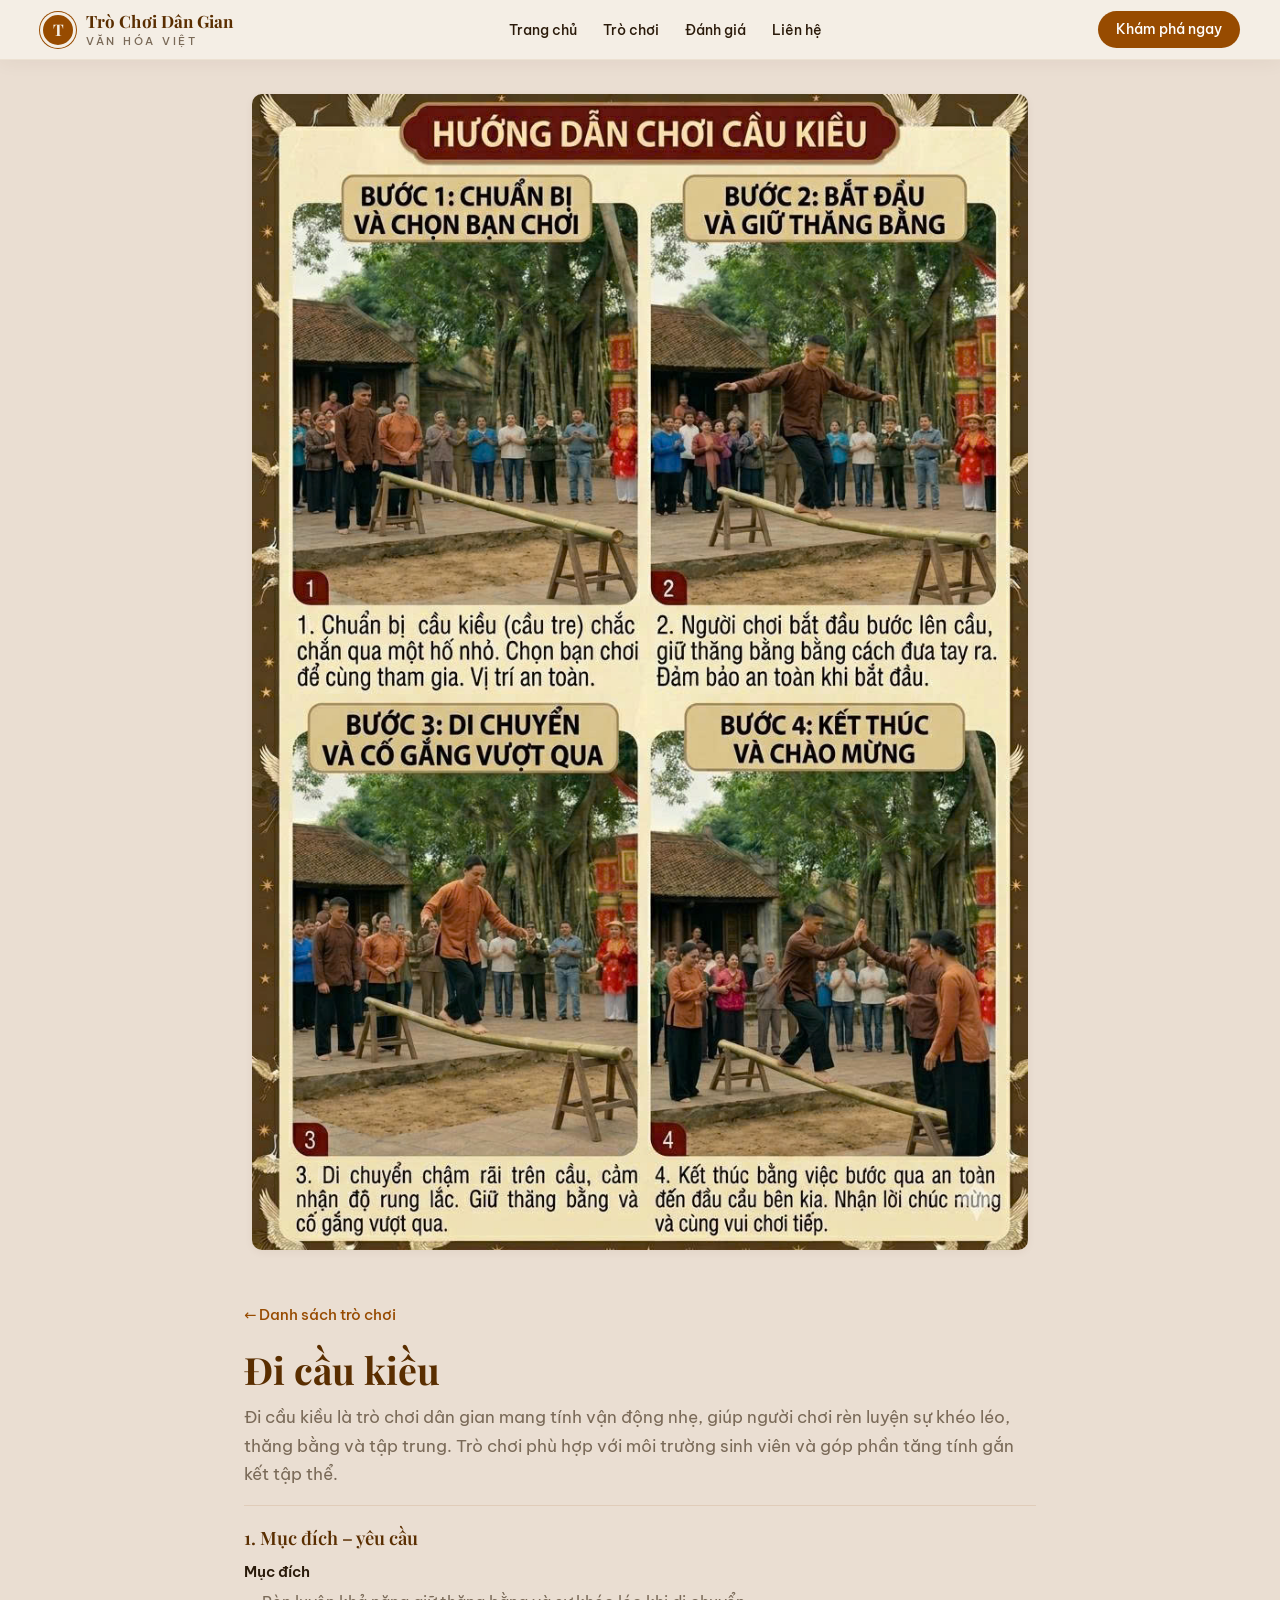
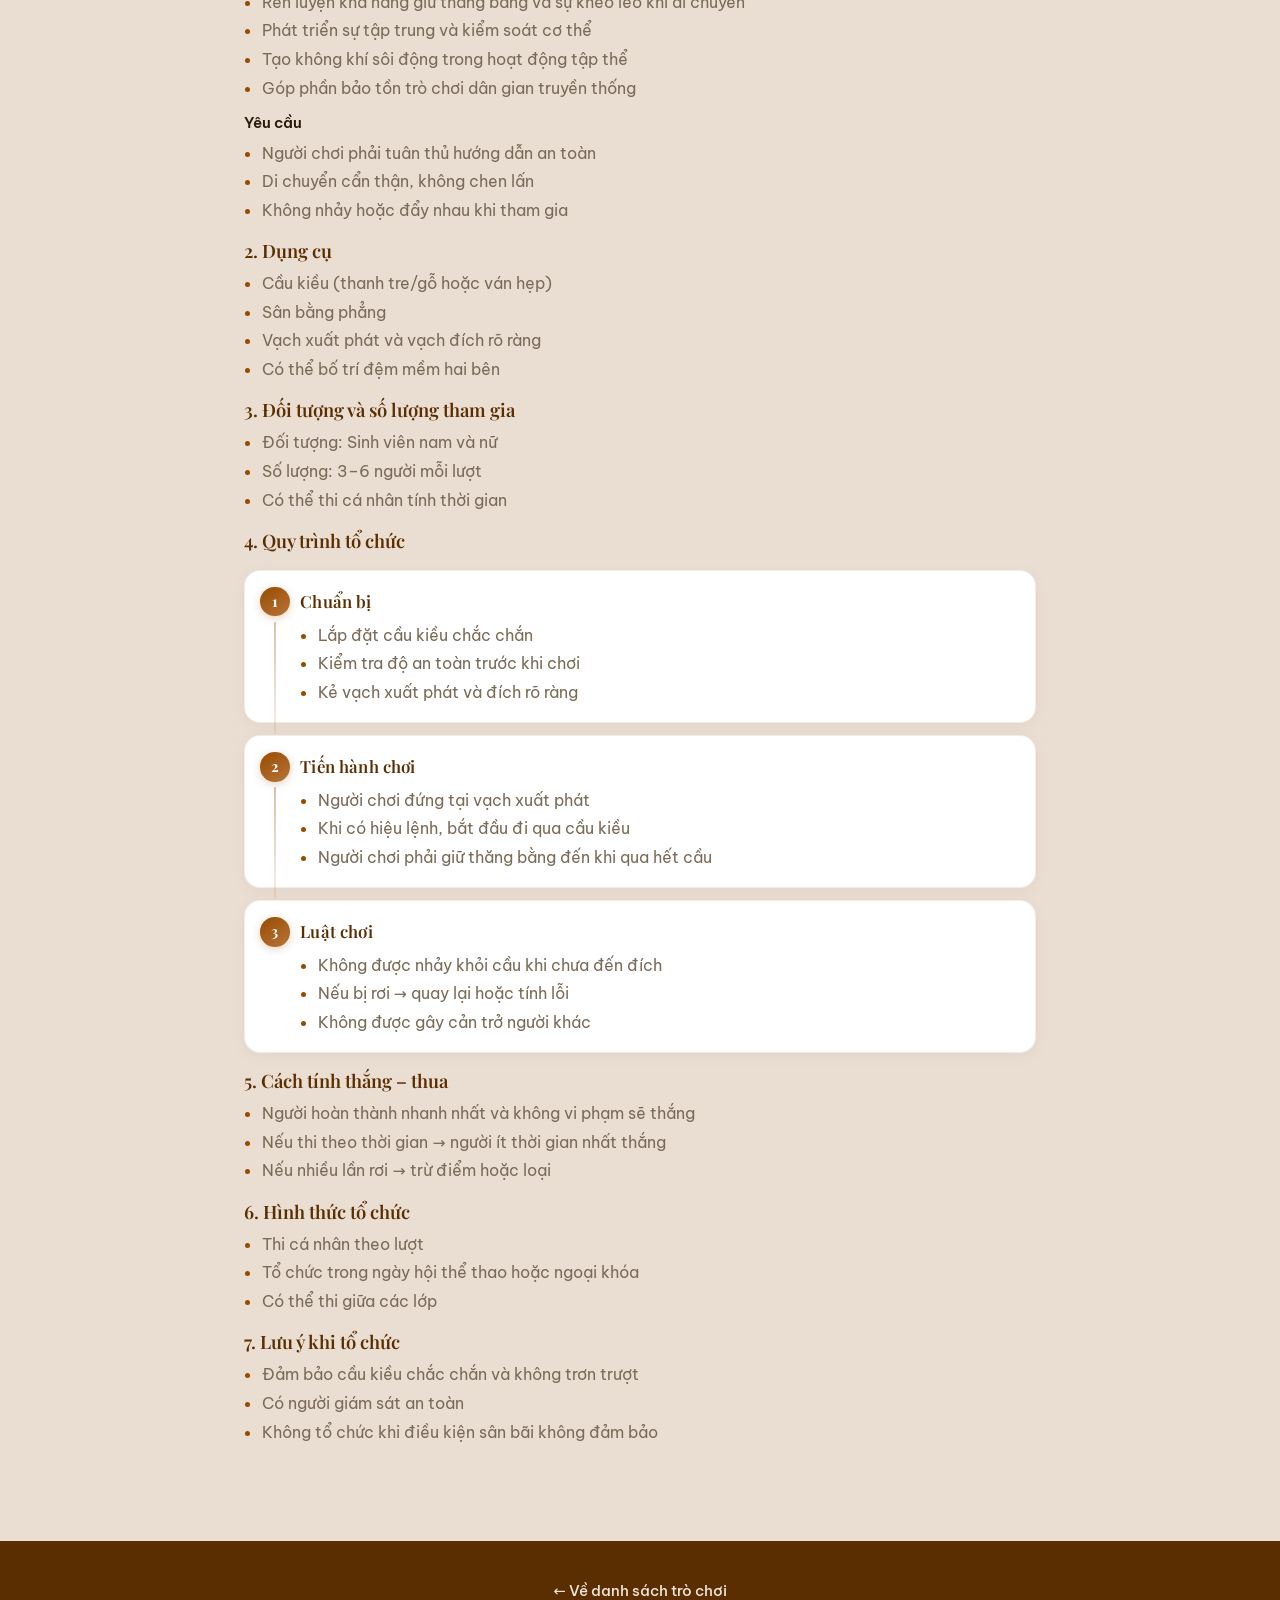
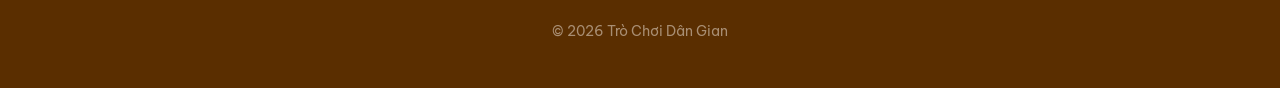
<file: games/cau-kieu.html>
<!DOCTYPE html>
<html lang="vi">
<head>
    <meta charset="UTF-8" />
    <meta name="viewport" content="width=device-width, initial-scale=1.0, viewport-fit=cover" />
    <title>Đi cầu kiều — Trò Chơi Dân Gian</title>
    <meta name="description" content="Đi cầu kiều: mục đích, dụng cụ, quy trình và luật chơi — trò chơi rèn thăng bằng và tập trung." />
    <meta name="theme-color" content="#5a2e00" />
    <link rel="icon" type="image/png" sizes="32x32" href="../assets/favicon-32.png" />
    <link rel="apple-touch-icon" sizes="180x180" href="../assets/favicon-180.png" />
    <link rel="icon" type="image/svg+xml" href="../assets/favicon.svg" />
    <link rel="preconnect" href="https://fonts.googleapis.com" />
    <link rel="preconnect" href="https://fonts.gstatic.com" crossorigin />
    <link href="https://fonts.googleapis.com/css2?family=Playfair+Display:wght@500;600;700&family=Be+Vietnam+Pro:wght@300;400;500;600;700&display=swap" rel="stylesheet" />
    <link rel="stylesheet" href="../css/styles.css" />
</head>
<body class="page-game-detail">

    <header class="site-header">
        <div class="container nav">
            <a href="../index.html#home" class="logo" aria-label="Trò Chơi Dân Gian">
                <span class="logo-mark">T</span>
                <span class="logo-text">
                    <strong>Trò Chơi Dân Gian</strong>
                    <small>Văn hóa Việt</small>
                </span>
            </a>
            <nav id="primary-nav" aria-label="Điều hướng chính">
                <ul class="nav-menu">
                    <li><a href="../index.html#home">Trang chủ</a></li>
                    <li><a href="../index.html#games">Trò chơi</a></li>
                    <li><a href="../index.html#reviews">Đánh giá</a></li>
                    <li><a href="../index.html#contact">Liên hệ</a></li>
                </ul>
            </nav>
            <a href="../index.html#games" class="nav-cta">Khám phá ngay</a>
            <button type="button" class="menu-toggle" aria-label="Mở menu" aria-expanded="false" aria-controls="primary-nav">
                <svg viewBox="0 0 24 24" fill="none" stroke="currentColor" stroke-width="2" stroke-linecap="round">
                    <line x1="3" y1="6" x2="21" y2="6"/>
                    <line x1="3" y1="12" x2="21" y2="12"/>
                    <line x1="3" y1="18" x2="21" y2="18"/>
                </svg>
            </button>
        </div>
    </header>

    <main class="game-detail">
        <div class="game-detail-cover">
            <img src="../assets/cau-kieu.jpg" alt="Đi cầu kiều" width="1200" height="675" />
        </div>
        <div class="game-detail-inner">
            <a class="game-detail-back" href="../index.html#games">← Danh sách trò chơi</a>
            <h1>Đi cầu kiều</h1>
            <p class="game-detail-lead">
                Đi cầu kiều là trò chơi dân gian mang tính vận động nhẹ, giúp người chơi rèn luyện sự khéo léo, thăng bằng và tập trung. Trò chơi phù hợp với môi trường sinh viên và góp phần tăng tính gắn kết tập thể.
            </p>

            <article class="game-detail-prose">
                <section>
                    <h2>1. Mục đích – yêu cầu</h2>
                    <h3>Mục đích</h3>
                    <ul>
                        <li>Rèn luyện khả năng giữ thăng bằng và sự khéo léo khi di chuyển</li>
                        <li>Phát triển sự tập trung và kiểm soát cơ thể</li>
                        <li>Tạo không khí sôi động trong hoạt động tập thể</li>
                        <li>Góp phần bảo tồn trò chơi dân gian truyền thống</li>
                    </ul>
                    <h3>Yêu cầu</h3>
                    <ul>
                        <li>Người chơi phải tuân thủ hướng dẫn an toàn</li>
                        <li>Di chuyển cẩn thận, không chen lấn</li>
                        <li>Không nhảy hoặc đẩy nhau khi tham gia</li>
                    </ul>
                </section>

                <section>
                    <h2>2. Dụng cụ</h2>
                    <ul>
                        <li>Cầu kiều (thanh tre/gỗ hoặc ván hẹp)</li>
                        <li>Sân bằng phẳng</li>
                        <li>Vạch xuất phát và vạch đích rõ ràng</li>
                        <li>Có thể bố trí đệm mềm hai bên</li>
                    </ul>
                </section>

                <section>
                    <h2>3. Đối tượng và số lượng tham gia</h2>
                    <ul>
                        <li>Đối tượng: Sinh viên nam và nữ</li>
                        <li>Số lượng: 3–6 người mỗi lượt</li>
                        <li>Có thể thi cá nhân tính thời gian</li>
                    </ul>
                </section>

                <section class="game-detail-process">
                    <h2>4. Quy trình tổ chức</h2>
                    <div class="game-detail-step">
                        <h3>Chuẩn bị</h3>
                        <ul>
                            <li>Lắp đặt cầu kiều chắc chắn</li>
                            <li>Kiểm tra độ an toàn trước khi chơi</li>
                            <li>Kẻ vạch xuất phát và đích rõ ràng</li>
                        </ul>
                    </div>
                    <div class="game-detail-step">
                        <h3>Tiến hành chơi</h3>
                        <ul>
                            <li>Người chơi đứng tại vạch xuất phát</li>
                            <li>Khi có hiệu lệnh, bắt đầu đi qua cầu kiều</li>
                            <li>Người chơi phải giữ thăng bằng đến khi qua hết cầu</li>
                        </ul>
                    </div>
                    <div class="game-detail-step">
                        <h3>Luật chơi</h3>
                        <ul>
                            <li>Không được nhảy khỏi cầu khi chưa đến đích</li>
                            <li>Nếu bị rơi → quay lại hoặc tính lỗi</li>
                            <li>Không được gây cản trở người khác</li>
                        </ul>
                    </div>
                </section>

                <section>
                    <h2>5. Cách tính thắng – thua</h2>
                    <ul>
                        <li>Người hoàn thành nhanh nhất và không vi phạm sẽ thắng</li>
                        <li>Nếu thi theo thời gian → người ít thời gian nhất thắng</li>
                        <li>Nếu nhiều lần rơi → trừ điểm hoặc loại</li>
                    </ul>
                </section>

                <section>
                    <h2>6. Hình thức tổ chức</h2>
                    <ul>
                        <li>Thi cá nhân theo lượt</li>
                        <li>Tổ chức trong ngày hội thể thao hoặc ngoại khóa</li>
                        <li>Có thể thi giữa các lớp</li>
                    </ul>
                </section>

                <section>
                    <h2>7. Lưu ý khi tổ chức</h2>
                    <ul>
                        <li>Đảm bảo cầu kiều chắc chắn và không trơn trượt</li>
                        <li>Có người giám sát an toàn</li>
                        <li>Không tổ chức khi điều kiện sân bãi không đảm bảo</li>
                    </ul>
                </section>
            </article>
        </div>
    </main>

    <footer class="site-footer game-detail-simple-footer">
        <div class="container">
            <p><a href="../index.html#games" class="game-detail-back">← Về danh sách trò chơi</a></p>
            <p class="game-detail-copy">© 2026 Trò Chơi Dân Gian</p>
        </div>
    </footer>

    <script src="../js/main.js" defer></script>
</body>
</html>
</file>
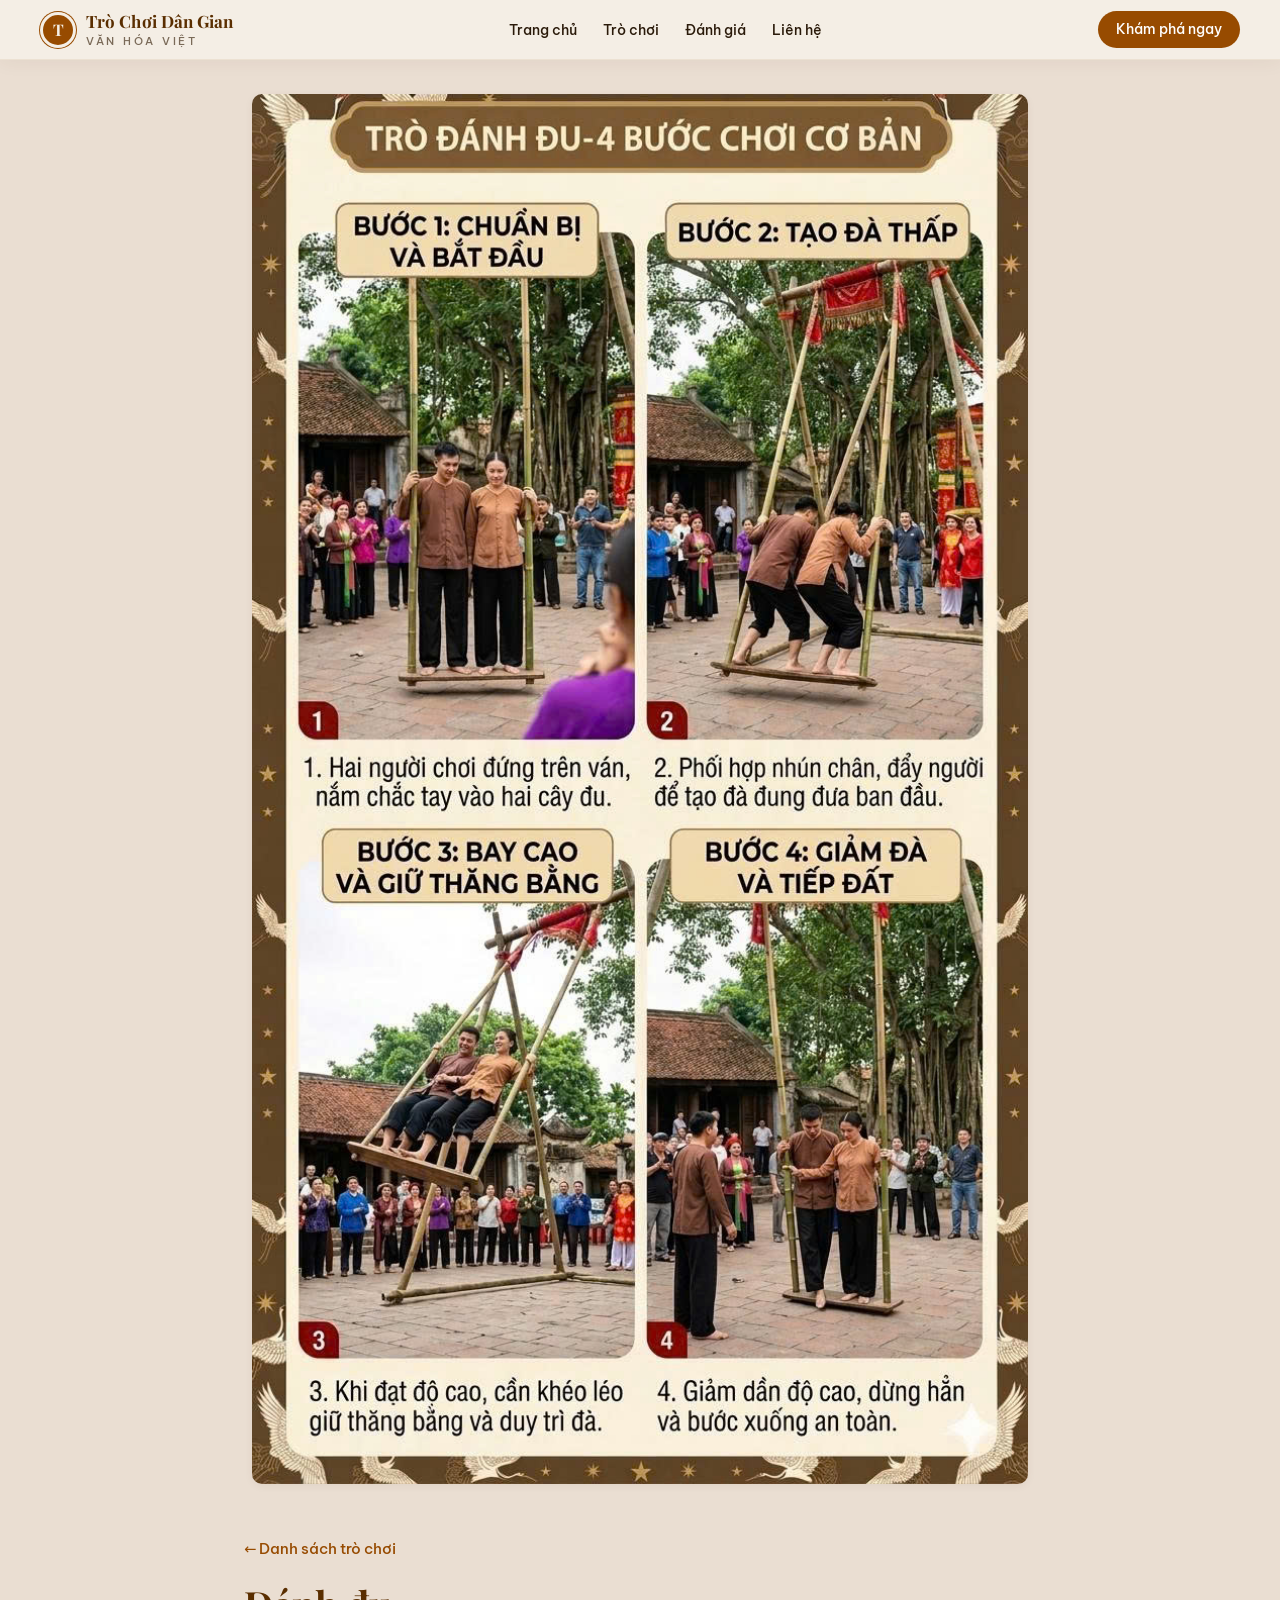
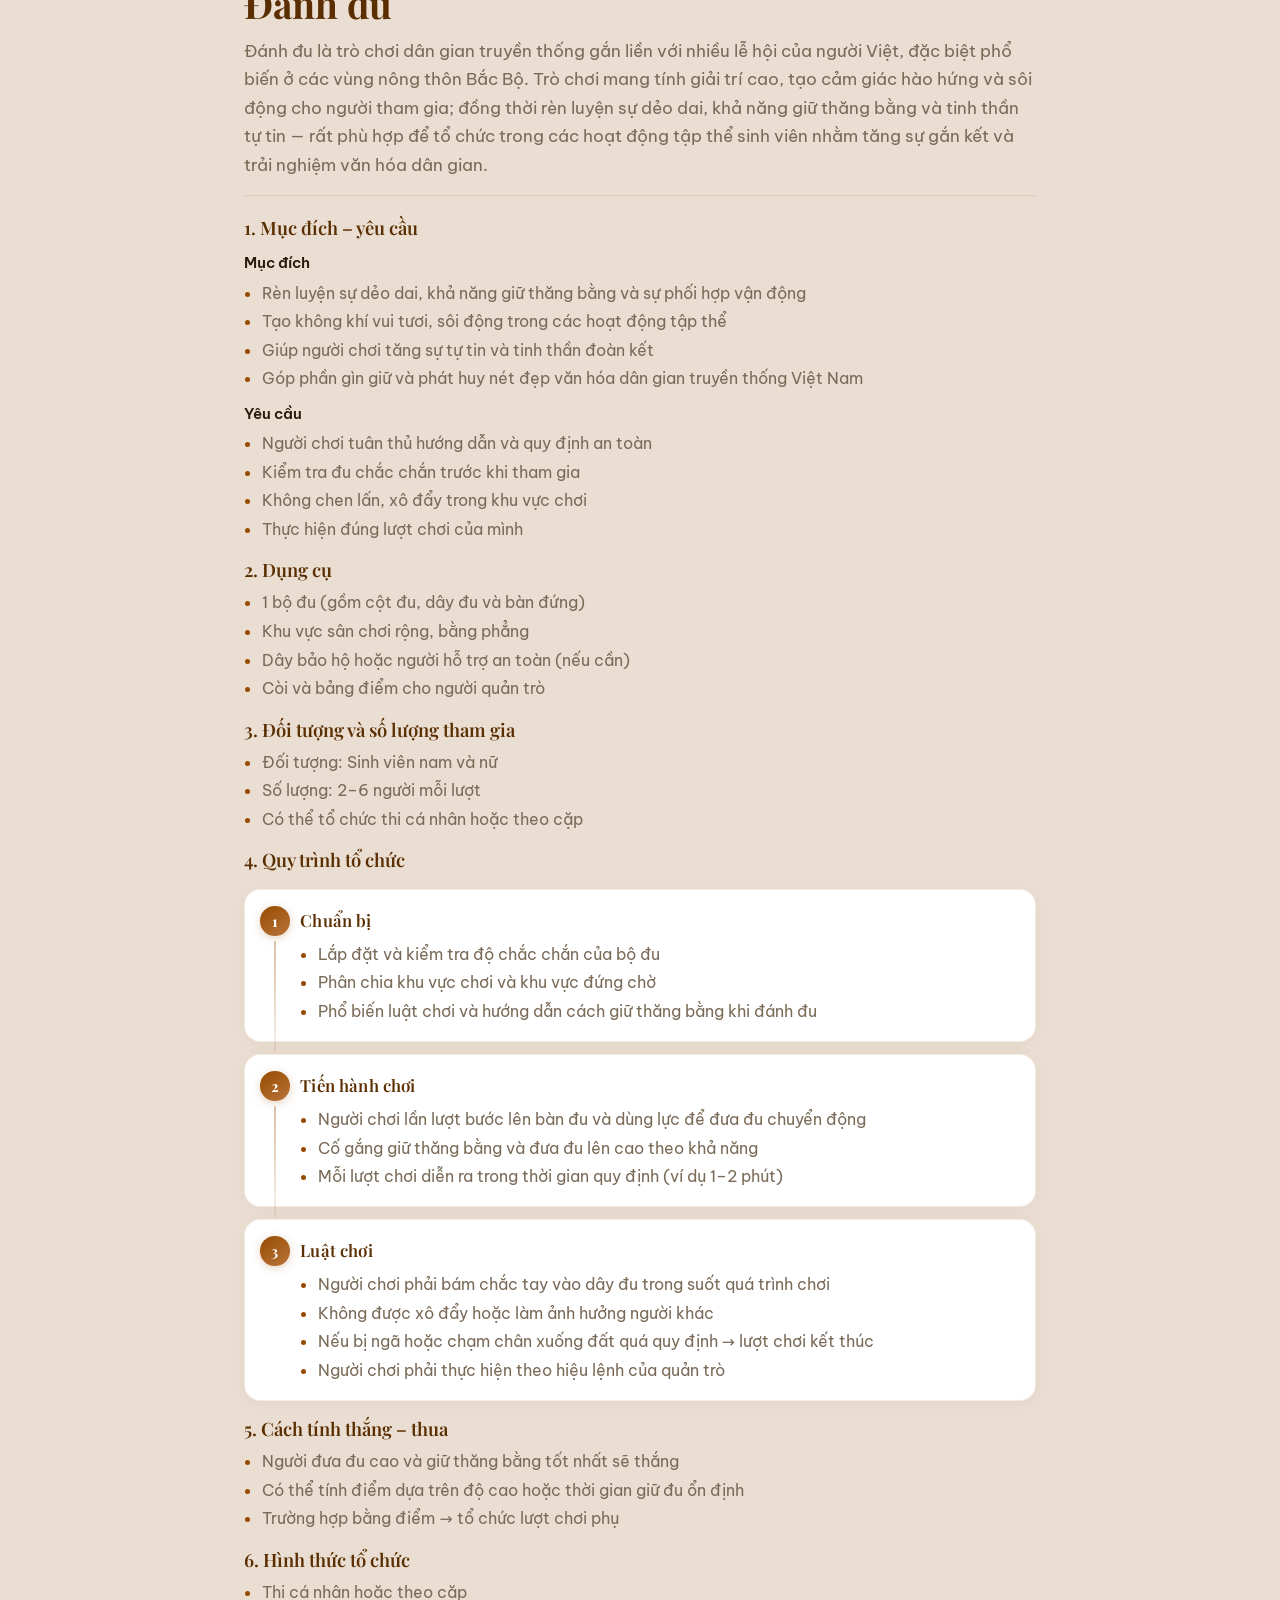
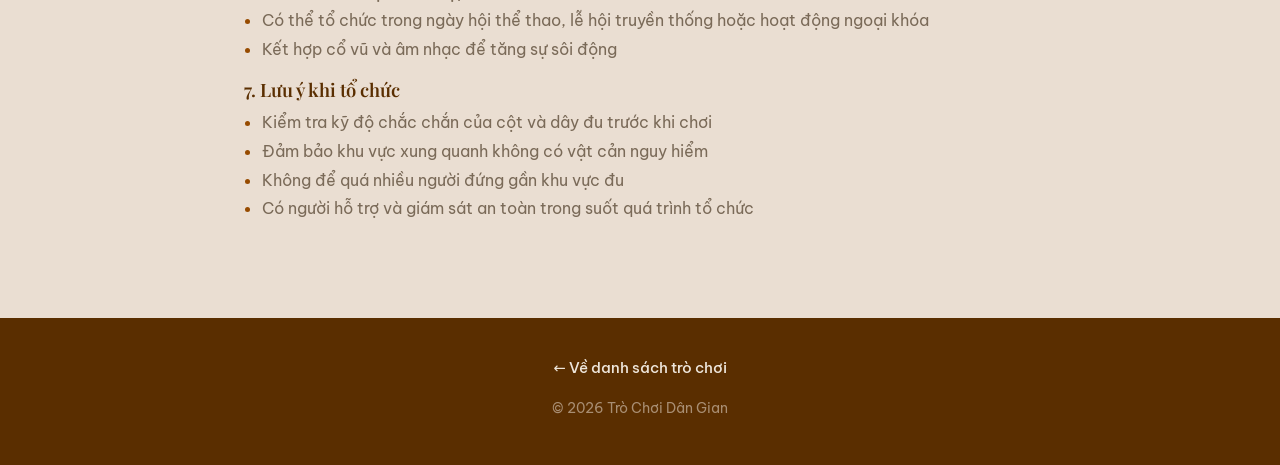
<file: games/danh-du.html>
<!DOCTYPE html>
<html lang="vi">
<head>
    <meta charset="UTF-8" />
    <meta name="viewport" content="width=device-width, initial-scale=1.0, viewport-fit=cover" />
    <title>Đánh đu — Trò Chơi Dân Gian</title>
    <meta name="description" content="Đánh đu: mục đích, dụng cụ, quy trình tổ chức, luật chơi và cách tính điểm — trò chơi dân gian gắn với lễ hội Việt Nam." />
    <meta name="theme-color" content="#5a2e00" />
    <link rel="icon" type="image/png" sizes="32x32" href="../assets/favicon-32.png" />
    <link rel="apple-touch-icon" sizes="180x180" href="../assets/favicon-180.png" />
    <link rel="icon" type="image/svg+xml" href="../assets/favicon.svg" />
    <link rel="preconnect" href="https://fonts.googleapis.com" />
    <link rel="preconnect" href="https://fonts.gstatic.com" crossorigin />
    <link href="https://fonts.googleapis.com/css2?family=Playfair+Display:wght@500;600;700&family=Be+Vietnam+Pro:wght@300;400;500;600;700&display=swap" rel="stylesheet" />
    <link rel="stylesheet" href="../css/styles.css" />
</head>
<body class="page-game-detail">

    <header class="site-header">
        <div class="container nav">
            <a href="../index.html#home" class="logo" aria-label="Trò Chơi Dân Gian">
                <span class="logo-mark">T</span>
                <span class="logo-text">
                    <strong>Trò Chơi Dân Gian</strong>
                    <small>Văn hóa Việt</small>
                </span>
            </a>
            <nav id="primary-nav" aria-label="Điều hướng chính">
                <ul class="nav-menu">
                    <li><a href="../index.html#home">Trang chủ</a></li>
                    <li><a href="../index.html#games">Trò chơi</a></li>
                    <li><a href="../index.html#reviews">Đánh giá</a></li>
                    <li><a href="../index.html#contact">Liên hệ</a></li>
                </ul>
            </nav>
            <a href="../index.html#games" class="nav-cta">Khám phá ngay</a>
            <button type="button" class="menu-toggle" aria-label="Mở menu" aria-expanded="false" aria-controls="primary-nav">
                <svg viewBox="0 0 24 24" fill="none" stroke="currentColor" stroke-width="2" stroke-linecap="round">
                    <line x1="3" y1="6" x2="21" y2="6"/>
                    <line x1="3" y1="12" x2="21" y2="12"/>
                    <line x1="3" y1="18" x2="21" y2="18"/>
                </svg>
            </button>
        </div>
    </header>

    <main class="game-detail">
        <div class="game-detail-cover">
            <img src="../assets/danh-du.jpg" alt="Đánh đu — trò chơi dân gian" width="1200" height="675" />
        </div>
        <div class="game-detail-inner">
            <a class="game-detail-back" href="../index.html#games">← Danh sách trò chơi</a>
            <h1>Đánh đu</h1>
            <p class="game-detail-lead">
                Đánh đu là trò chơi dân gian truyền thống gắn liền với nhiều lễ hội của người Việt, đặc biệt phổ biến ở các vùng nông thôn Bắc Bộ. Trò chơi mang tính giải trí cao, tạo cảm giác hào hứng và sôi động cho người tham gia; đồng thời rèn luyện sự dẻo dai, khả năng giữ thăng bằng và tinh thần tự tin — rất phù hợp để tổ chức trong các hoạt động tập thể sinh viên nhằm tăng sự gắn kết và trải nghiệm văn hóa dân gian.
            </p>

            <article class="game-detail-prose">
                <section>
                    <h2>1. Mục đích – yêu cầu</h2>
                    <h3>Mục đích</h3>
                    <ul>
                        <li>Rèn luyện sự dẻo dai, khả năng giữ thăng bằng và sự phối hợp vận động</li>
                        <li>Tạo không khí vui tươi, sôi động trong các hoạt động tập thể</li>
                        <li>Giúp người chơi tăng sự tự tin và tinh thần đoàn kết</li>
                        <li>Góp phần gìn giữ và phát huy nét đẹp văn hóa dân gian truyền thống Việt Nam</li>
                    </ul>
                    <h3>Yêu cầu</h3>
                    <ul>
                        <li>Người chơi tuân thủ hướng dẫn và quy định an toàn</li>
                        <li>Kiểm tra đu chắc chắn trước khi tham gia</li>
                        <li>Không chen lấn, xô đẩy trong khu vực chơi</li>
                        <li>Thực hiện đúng lượt chơi của mình</li>
                    </ul>
                </section>

                <section>
                    <h2>2. Dụng cụ</h2>
                    <ul>
                        <li>1 bộ đu (gồm cột đu, dây đu và bàn đứng)</li>
                        <li>Khu vực sân chơi rộng, bằng phẳng</li>
                        <li>Dây bảo hộ hoặc người hỗ trợ an toàn (nếu cần)</li>
                        <li>Còi và bảng điểm cho người quản trò</li>
                    </ul>
                </section>

                <section>
                    <h2>3. Đối tượng và số lượng tham gia</h2>
                    <ul>
                        <li>Đối tượng: Sinh viên nam và nữ</li>
                        <li>Số lượng: 2–6 người mỗi lượt</li>
                        <li>Có thể tổ chức thi cá nhân hoặc theo cặp</li>
                    </ul>
                </section>

                <section class="game-detail-process">
                    <h2>4. Quy trình tổ chức</h2>
                    <div class="game-detail-step">
                        <h3>Chuẩn bị</h3>
                        <ul>
                            <li>Lắp đặt và kiểm tra độ chắc chắn của bộ đu</li>
                            <li>Phân chia khu vực chơi và khu vực đứng chờ</li>
                            <li>Phổ biến luật chơi và hướng dẫn cách giữ thăng bằng khi đánh đu</li>
                        </ul>
                    </div>
                    <div class="game-detail-step">
                        <h3>Tiến hành chơi</h3>
                        <ul>
                            <li>Người chơi lần lượt bước lên bàn đu và dùng lực để đưa đu chuyển động</li>
                            <li>Cố gắng giữ thăng bằng và đưa đu lên cao theo khả năng</li>
                            <li>Mỗi lượt chơi diễn ra trong thời gian quy định (ví dụ 1–2 phút)</li>
                        </ul>
                    </div>
                    <div class="game-detail-step">
                        <h3>Luật chơi</h3>
                        <ul>
                            <li>Người chơi phải bám chắc tay vào dây đu trong suốt quá trình chơi</li>
                            <li>Không được xô đẩy hoặc làm ảnh hưởng người khác</li>
                            <li>Nếu bị ngã hoặc chạm chân xuống đất quá quy định → lượt chơi kết thúc</li>
                            <li>Người chơi phải thực hiện theo hiệu lệnh của quản trò</li>
                        </ul>
                    </div>
                </section>

                <section>
                    <h2>5. Cách tính thắng – thua</h2>
                    <ul>
                        <li>Người đưa đu cao và giữ thăng bằng tốt nhất sẽ thắng</li>
                        <li>Có thể tính điểm dựa trên độ cao hoặc thời gian giữ đu ổn định</li>
                        <li>Trường hợp bằng điểm → tổ chức lượt chơi phụ</li>
                    </ul>
                </section>

                <section>
                    <h2>6. Hình thức tổ chức</h2>
                    <ul>
                        <li>Thi cá nhân hoặc theo cặp</li>
                        <li>Có thể tổ chức trong ngày hội thể thao, lễ hội truyền thống hoặc hoạt động ngoại khóa</li>
                        <li>Kết hợp cổ vũ và âm nhạc để tăng sự sôi động</li>
                    </ul>
                </section>

                <section>
                    <h2>7. Lưu ý khi tổ chức</h2>
                    <ul>
                        <li>Kiểm tra kỹ độ chắc chắn của cột và dây đu trước khi chơi</li>
                        <li>Đảm bảo khu vực xung quanh không có vật cản nguy hiểm</li>
                        <li>Không để quá nhiều người đứng gần khu vực đu</li>
                        <li>Có người hỗ trợ và giám sát an toàn trong suốt quá trình tổ chức</li>
                    </ul>
                </section>
            </article>
        </div>
    </main>

    <footer class="site-footer game-detail-simple-footer">
        <div class="container">
            <p><a href="../index.html#games" class="game-detail-back">← Về danh sách trò chơi</a></p>
            <p class="game-detail-copy">© 2026 Trò Chơi Dân Gian</p>
        </div>
    </footer>

    <script src="../js/main.js" defer></script>
</body>
</html>
</file>
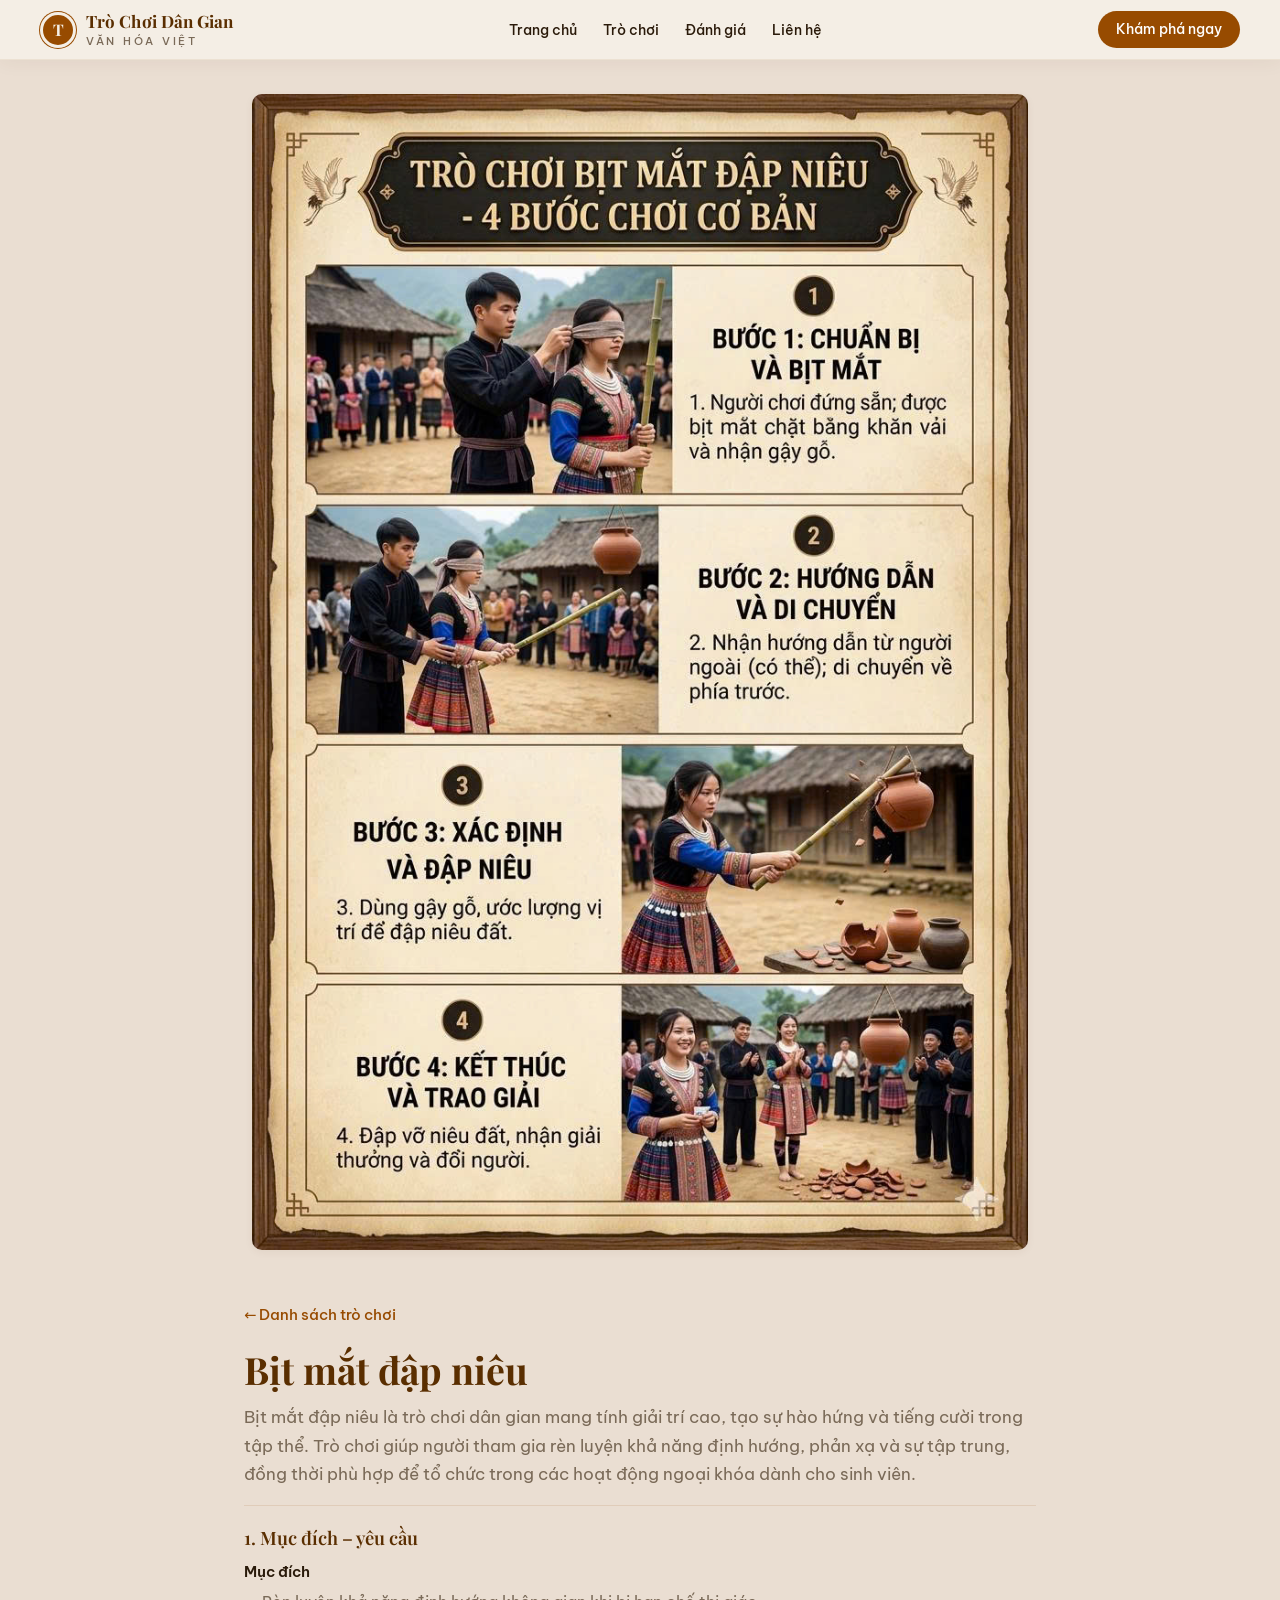
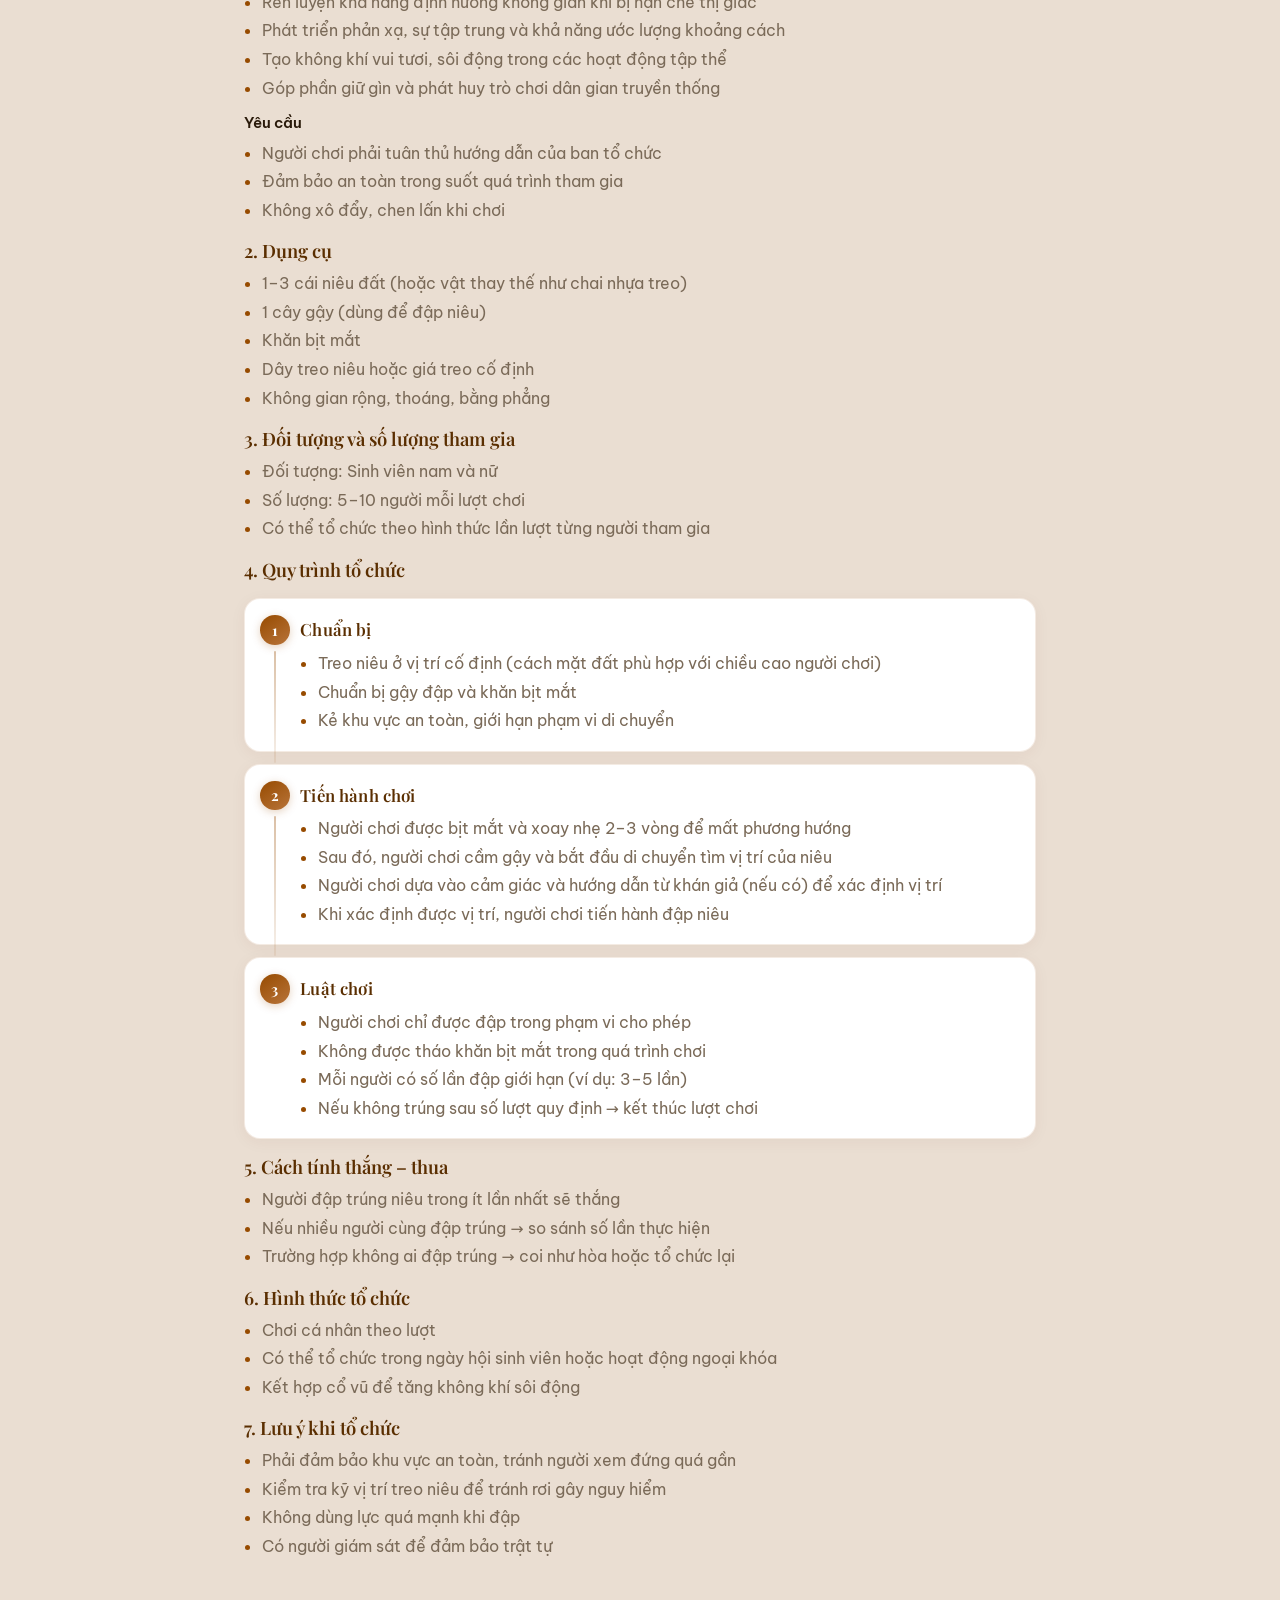
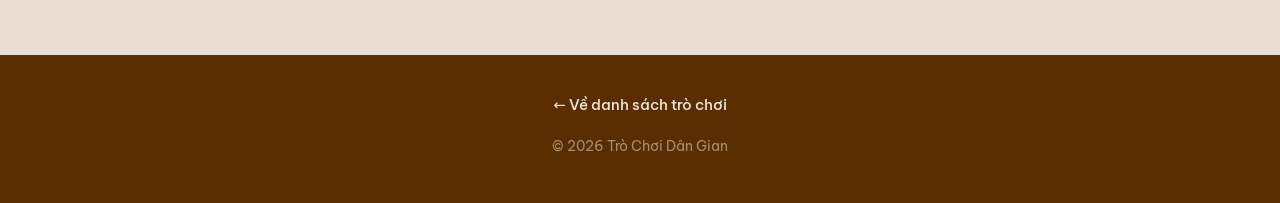
<file: games/dap-nieu.html>
<!DOCTYPE html>
<html lang="vi">
<head>
    <meta charset="UTF-8" />
    <meta name="viewport" content="width=device-width, initial-scale=1.0, viewport-fit=cover" />
    <title>Bịt mắt đập niêu — Trò Chơi Dân Gian</title>
    <meta name="description" content="Bịt mắt đập niêu: mục đích, dụng cụ, quy trình và luật chơi — trò chơi dân gian vui nhộn cho hoạt động tập thể." />
    <meta name="theme-color" content="#5a2e00" />
    <link rel="icon" type="image/png" sizes="32x32" href="../assets/favicon-32.png" />
    <link rel="apple-touch-icon" sizes="180x180" href="../assets/favicon-180.png" />
    <link rel="icon" type="image/svg+xml" href="../assets/favicon.svg" />
    <link rel="preconnect" href="https://fonts.googleapis.com" />
    <link rel="preconnect" href="https://fonts.gstatic.com" crossorigin />
    <link href="https://fonts.googleapis.com/css2?family=Playfair+Display:wght@500;600;700&family=Be+Vietnam+Pro:wght@300;400;500;600;700&display=swap" rel="stylesheet" />
    <link rel="stylesheet" href="../css/styles.css" />
</head>
<body class="page-game-detail">

    <header class="site-header">
        <div class="container nav">
            <a href="../index.html#home" class="logo" aria-label="Trò Chơi Dân Gian">
                <span class="logo-mark">T</span>
                <span class="logo-text">
                    <strong>Trò Chơi Dân Gian</strong>
                    <small>Văn hóa Việt</small>
                </span>
            </a>
            <nav id="primary-nav" aria-label="Điều hướng chính">
                <ul class="nav-menu">
                    <li><a href="../index.html#home">Trang chủ</a></li>
                    <li><a href="../index.html#games">Trò chơi</a></li>
                    <li><a href="../index.html#reviews">Đánh giá</a></li>
                    <li><a href="../index.html#contact">Liên hệ</a></li>
                </ul>
            </nav>
            <a href="../index.html#games" class="nav-cta">Khám phá ngay</a>
            <button type="button" class="menu-toggle" aria-label="Mở menu" aria-expanded="false" aria-controls="primary-nav">
                <svg viewBox="0 0 24 24" fill="none" stroke="currentColor" stroke-width="2" stroke-linecap="round">
                    <line x1="3" y1="6" x2="21" y2="6"/>
                    <line x1="3" y1="12" x2="21" y2="12"/>
                    <line x1="3" y1="18" x2="21" y2="18"/>
                </svg>
            </button>
        </div>
    </header>

    <main class="game-detail">
        <div class="game-detail-cover">
            <img src="../assets/dap-nieu.jpg" alt="Bịt mắt đập niêu" width="1200" height="675" />
        </div>
        <div class="game-detail-inner">
            <a class="game-detail-back" href="../index.html#games">← Danh sách trò chơi</a>
            <h1>Bịt mắt đập niêu</h1>
            <p class="game-detail-lead">
                Bịt mắt đập niêu là trò chơi dân gian mang tính giải trí cao, tạo sự hào hứng và tiếng cười trong tập thể. Trò chơi giúp người tham gia rèn luyện khả năng định hướng, phản xạ và sự tập trung, đồng thời phù hợp để tổ chức trong các hoạt động ngoại khóa dành cho sinh viên.
            </p>

            <article class="game-detail-prose">
                <section>
                    <h2>1. Mục đích – yêu cầu</h2>
                    <h3>Mục đích</h3>
                    <ul>
                        <li>Rèn luyện khả năng định hướng không gian khi bị hạn chế thị giác</li>
                        <li>Phát triển phản xạ, sự tập trung và khả năng ước lượng khoảng cách</li>
                        <li>Tạo không khí vui tươi, sôi động trong các hoạt động tập thể</li>
                        <li>Góp phần giữ gìn và phát huy trò chơi dân gian truyền thống</li>
                    </ul>
                    <h3>Yêu cầu</h3>
                    <ul>
                        <li>Người chơi phải tuân thủ hướng dẫn của ban tổ chức</li>
                        <li>Đảm bảo an toàn trong suốt quá trình tham gia</li>
                        <li>Không xô đẩy, chen lấn khi chơi</li>
                    </ul>
                </section>

                <section>
                    <h2>2. Dụng cụ</h2>
                    <ul>
                        <li>1–3 cái niêu đất (hoặc vật thay thế như chai nhựa treo)</li>
                        <li>1 cây gậy (dùng để đập niêu)</li>
                        <li>Khăn bịt mắt</li>
                        <li>Dây treo niêu hoặc giá treo cố định</li>
                        <li>Không gian rộng, thoáng, bằng phẳng</li>
                    </ul>
                </section>

                <section>
                    <h2>3. Đối tượng và số lượng tham gia</h2>
                    <ul>
                        <li>Đối tượng: Sinh viên nam và nữ</li>
                        <li>Số lượng: 5–10 người mỗi lượt chơi</li>
                        <li>Có thể tổ chức theo hình thức lần lượt từng người tham gia</li>
                    </ul>
                </section>

                <section class="game-detail-process">
                    <h2>4. Quy trình tổ chức</h2>
                    <div class="game-detail-step">
                        <h3>Chuẩn bị</h3>
                        <ul>
                            <li>Treo niêu ở vị trí cố định (cách mặt đất phù hợp với chiều cao người chơi)</li>
                            <li>Chuẩn bị gậy đập và khăn bịt mắt</li>
                            <li>Kẻ khu vực an toàn, giới hạn phạm vi di chuyển</li>
                        </ul>
                    </div>
                    <div class="game-detail-step">
                        <h3>Tiến hành chơi</h3>
                        <ul>
                            <li>Người chơi được bịt mắt và xoay nhẹ 2–3 vòng để mất phương hướng</li>
                            <li>Sau đó, người chơi cầm gậy và bắt đầu di chuyển tìm vị trí của niêu</li>
                            <li>Người chơi dựa vào cảm giác và hướng dẫn từ khán giả (nếu có) để xác định vị trí</li>
                            <li>Khi xác định được vị trí, người chơi tiến hành đập niêu</li>
                        </ul>
                    </div>
                    <div class="game-detail-step">
                        <h3>Luật chơi</h3>
                        <ul>
                            <li>Người chơi chỉ được đập trong phạm vi cho phép</li>
                            <li>Không được tháo khăn bịt mắt trong quá trình chơi</li>
                            <li>Mỗi người có số lần đập giới hạn (ví dụ: 3–5 lần)</li>
                            <li>Nếu không trúng sau số lượt quy định → kết thúc lượt chơi</li>
                        </ul>
                    </div>
                </section>

                <section>
                    <h2>5. Cách tính thắng – thua</h2>
                    <ul>
                        <li>Người đập trúng niêu trong ít lần nhất sẽ thắng</li>
                        <li>Nếu nhiều người cùng đập trúng → so sánh số lần thực hiện</li>
                        <li>Trường hợp không ai đập trúng → coi như hòa hoặc tổ chức lại</li>
                    </ul>
                </section>

                <section>
                    <h2>6. Hình thức tổ chức</h2>
                    <ul>
                        <li>Chơi cá nhân theo lượt</li>
                        <li>Có thể tổ chức trong ngày hội sinh viên hoặc hoạt động ngoại khóa</li>
                        <li>Kết hợp cổ vũ để tăng không khí sôi động</li>
                    </ul>
                </section>

                <section>
                    <h2>7. Lưu ý khi tổ chức</h2>
                    <ul>
                        <li>Phải đảm bảo khu vực an toàn, tránh người xem đứng quá gần</li>
                        <li>Kiểm tra kỹ vị trí treo niêu để tránh rơi gây nguy hiểm</li>
                        <li>Không dùng lực quá mạnh khi đập</li>
                        <li>Có người giám sát để đảm bảo trật tự</li>
                    </ul>
                </section>
            </article>
        </div>
    </main>

    <footer class="site-footer game-detail-simple-footer">
        <div class="container">
            <p><a href="../index.html#games" class="game-detail-back">← Về danh sách trò chơi</a></p>
            <p class="game-detail-copy">© 2026 Trò Chơi Dân Gian</p>
        </div>
    </footer>

    <script src="../js/main.js" defer></script>
</body>
</html>
</file>
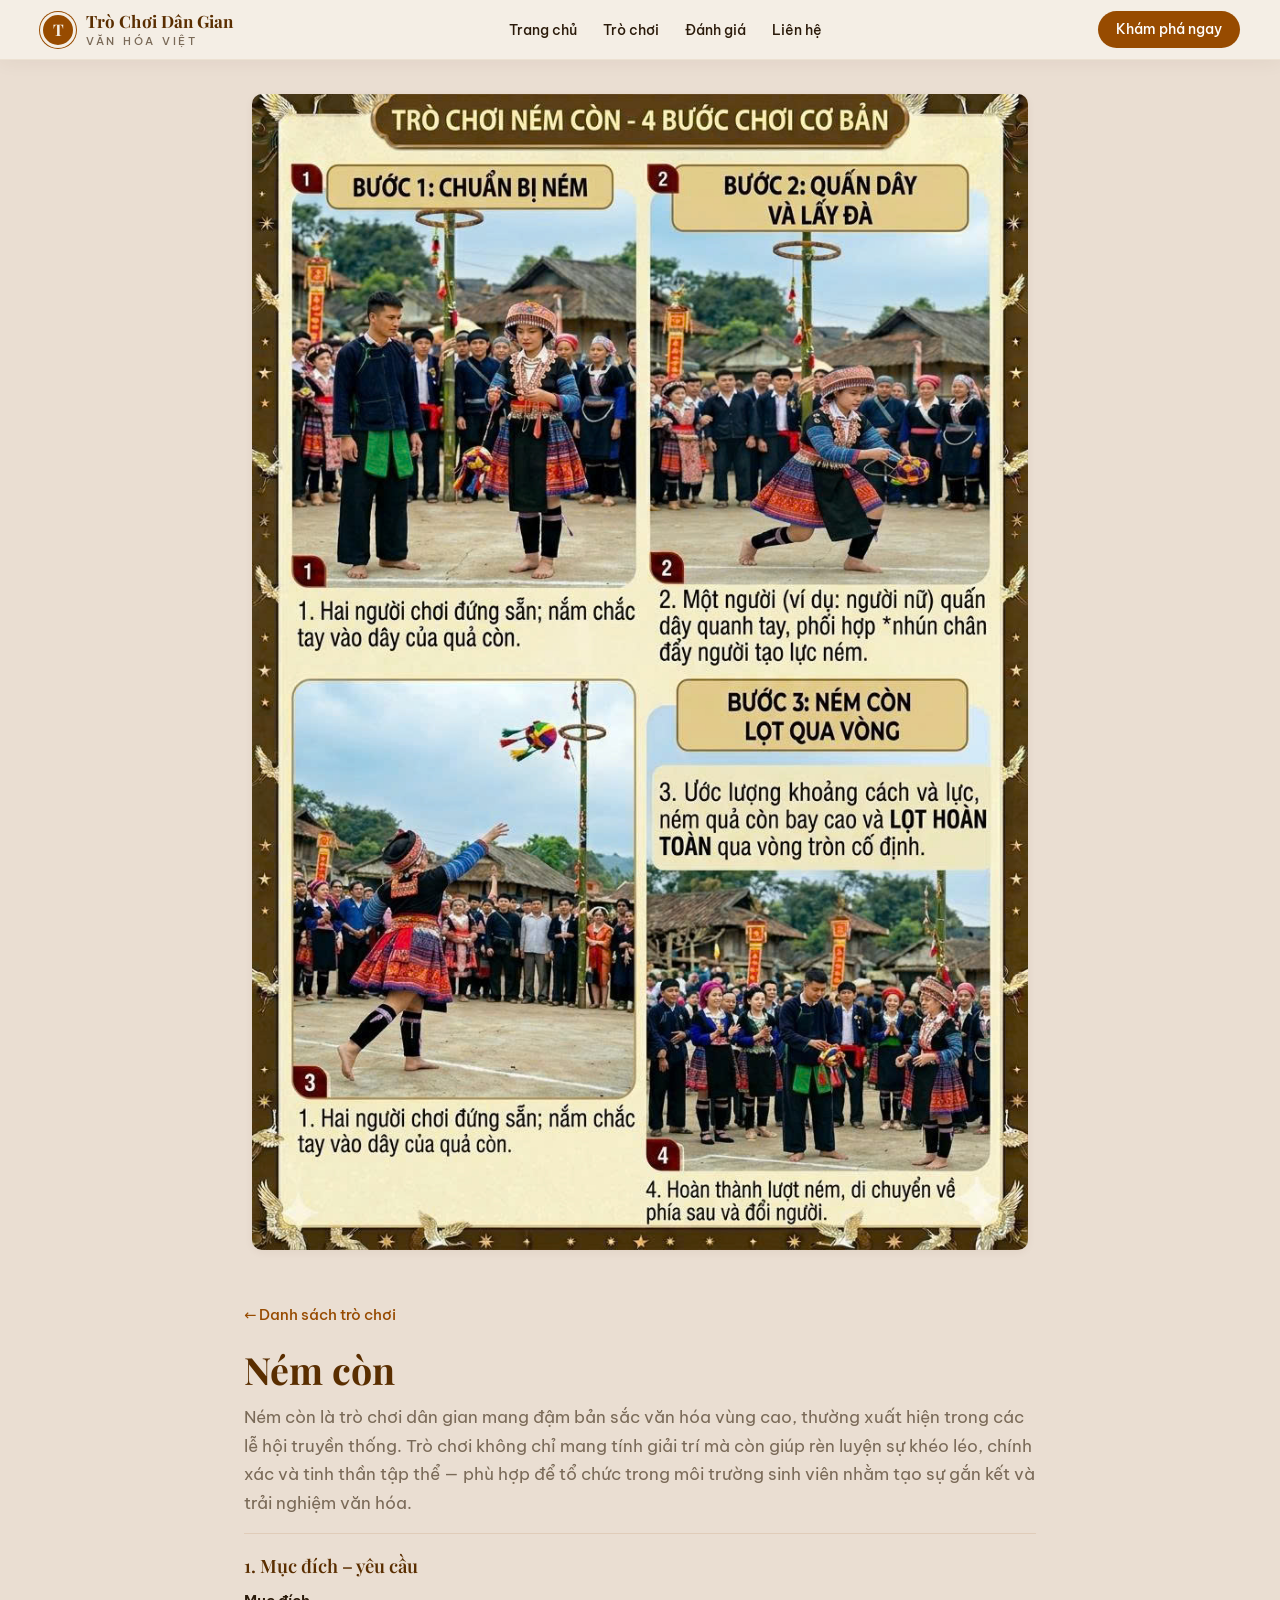
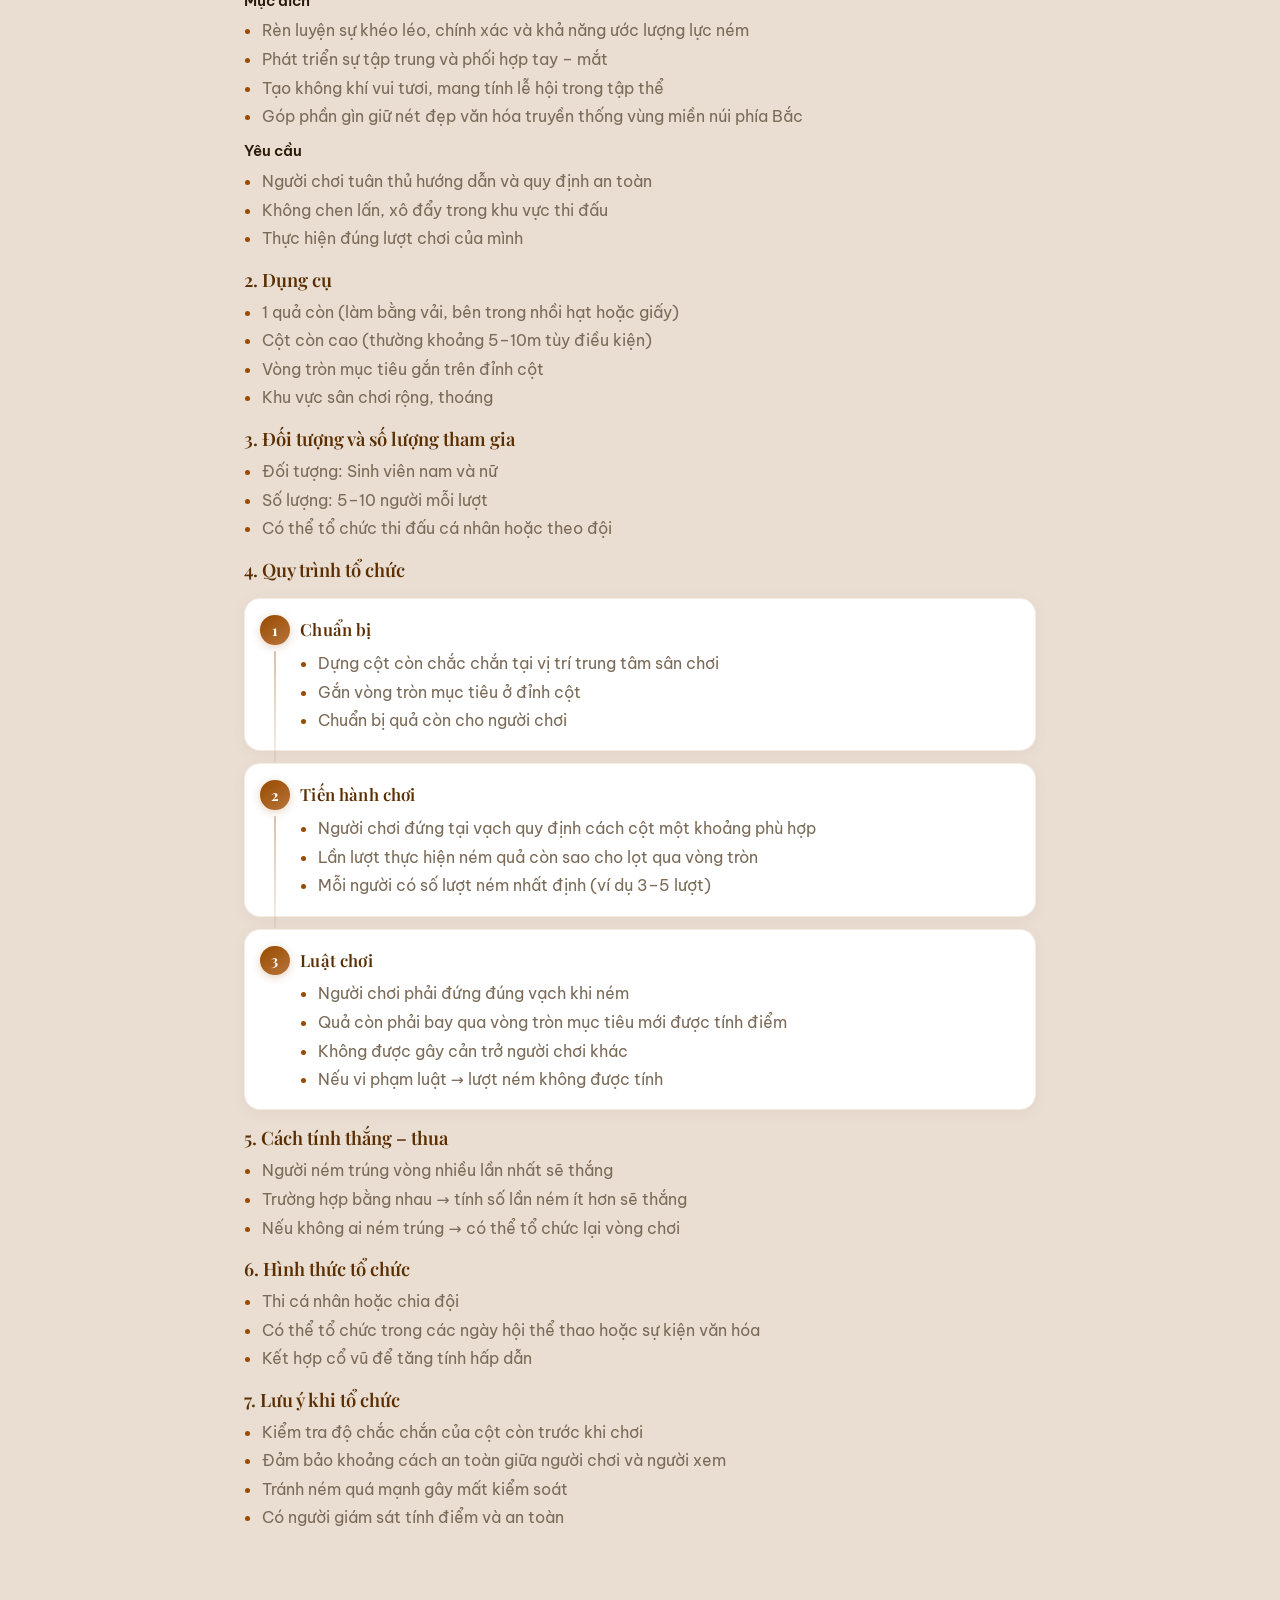
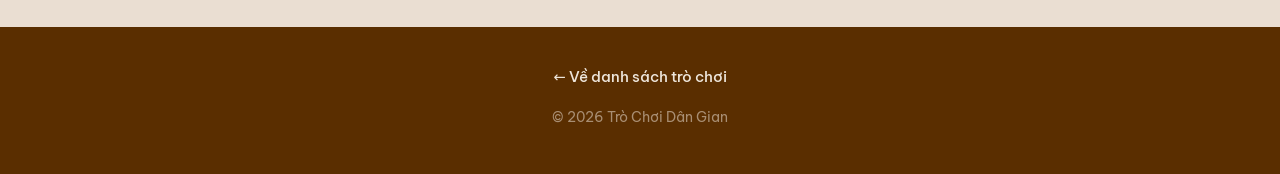
<file: games/nem-con.html>
<!DOCTYPE html>
<html lang="vi">
<head>
    <meta charset="UTF-8" />
    <meta name="viewport" content="width=device-width, initial-scale=1.0, viewport-fit=cover" />
    <title>Ném còn — Trò Chơi Dân Gian</title>
    <meta name="description" content="Ném còn: mục đích, dụng cụ, quy trình và luật chơi — trò chơi lễ hội đậm bản sắc vùng cao." />
    <meta name="theme-color" content="#5a2e00" />
    <link rel="icon" type="image/png" sizes="32x32" href="../assets/favicon-32.png" />
    <link rel="apple-touch-icon" sizes="180x180" href="../assets/favicon-180.png" />
    <link rel="icon" type="image/svg+xml" href="../assets/favicon.svg" />
    <link rel="preconnect" href="https://fonts.googleapis.com" />
    <link rel="preconnect" href="https://fonts.gstatic.com" crossorigin />
    <link href="https://fonts.googleapis.com/css2?family=Playfair+Display:wght@500;600;700&family=Be+Vietnam+Pro:wght@300;400;500;600;700&display=swap" rel="stylesheet" />
    <link rel="stylesheet" href="../css/styles.css" />
</head>
<body class="page-game-detail">

    <header class="site-header">
        <div class="container nav">
            <a href="../index.html#home" class="logo" aria-label="Trò Chơi Dân Gian">
                <span class="logo-mark">T</span>
                <span class="logo-text">
                    <strong>Trò Chơi Dân Gian</strong>
                    <small>Văn hóa Việt</small>
                </span>
            </a>
            <nav id="primary-nav" aria-label="Điều hướng chính">
                <ul class="nav-menu">
                    <li><a href="../index.html#home">Trang chủ</a></li>
                    <li><a href="../index.html#games">Trò chơi</a></li>
                    <li><a href="../index.html#reviews">Đánh giá</a></li>
                    <li><a href="../index.html#contact">Liên hệ</a></li>
                </ul>
            </nav>
            <a href="../index.html#games" class="nav-cta">Khám phá ngay</a>
            <button type="button" class="menu-toggle" aria-label="Mở menu" aria-expanded="false" aria-controls="primary-nav">
                <svg viewBox="0 0 24 24" fill="none" stroke="currentColor" stroke-width="2" stroke-linecap="round">
                    <line x1="3" y1="6" x2="21" y2="6"/>
                    <line x1="3" y1="12" x2="21" y2="12"/>
                    <line x1="3" y1="18" x2="21" y2="18"/>
                </svg>
            </button>
        </div>
    </header>

    <main class="game-detail">
        <div class="game-detail-cover">
            <img src="../assets/nem-con.jpg" alt="Ném còn" width="1200" height="675" />
        </div>
        <div class="game-detail-inner">
            <a class="game-detail-back" href="../index.html#games">← Danh sách trò chơi</a>
            <h1>Ném còn</h1>
            <p class="game-detail-lead">
                Ném còn là trò chơi dân gian mang đậm bản sắc văn hóa vùng cao, thường xuất hiện trong các lễ hội truyền thống. Trò chơi không chỉ mang tính giải trí mà còn giúp rèn luyện sự khéo léo, chính xác và tinh thần tập thể — phù hợp để tổ chức trong môi trường sinh viên nhằm tạo sự gắn kết và trải nghiệm văn hóa.
            </p>

            <article class="game-detail-prose">
                <section>
                    <h2>1. Mục đích – yêu cầu</h2>
                    <h3>Mục đích</h3>
                    <ul>
                        <li>Rèn luyện sự khéo léo, chính xác và khả năng ước lượng lực ném</li>
                        <li>Phát triển sự tập trung và phối hợp tay – mắt</li>
                        <li>Tạo không khí vui tươi, mang tính lễ hội trong tập thể</li>
                        <li>Góp phần gìn giữ nét đẹp văn hóa truyền thống vùng miền núi phía Bắc</li>
                    </ul>
                    <h3>Yêu cầu</h3>
                    <ul>
                        <li>Người chơi tuân thủ hướng dẫn và quy định an toàn</li>
                        <li>Không chen lấn, xô đẩy trong khu vực thi đấu</li>
                        <li>Thực hiện đúng lượt chơi của mình</li>
                    </ul>
                </section>

                <section>
                    <h2>2. Dụng cụ</h2>
                    <ul>
                        <li>1 quả còn (làm bằng vải, bên trong nhồi hạt hoặc giấy)</li>
                        <li>Cột còn cao (thường khoảng 5–10m tùy điều kiện)</li>
                        <li>Vòng tròn mục tiêu gắn trên đỉnh cột</li>
                        <li>Khu vực sân chơi rộng, thoáng</li>
                    </ul>
                </section>

                <section>
                    <h2>3. Đối tượng và số lượng tham gia</h2>
                    <ul>
                        <li>Đối tượng: Sinh viên nam và nữ</li>
                        <li>Số lượng: 5–10 người mỗi lượt</li>
                        <li>Có thể tổ chức thi đấu cá nhân hoặc theo đội</li>
                    </ul>
                </section>

                <section class="game-detail-process">
                    <h2>4. Quy trình tổ chức</h2>
                    <div class="game-detail-step">
                        <h3>Chuẩn bị</h3>
                        <ul>
                            <li>Dựng cột còn chắc chắn tại vị trí trung tâm sân chơi</li>
                            <li>Gắn vòng tròn mục tiêu ở đỉnh cột</li>
                            <li>Chuẩn bị quả còn cho người chơi</li>
                        </ul>
                    </div>
                    <div class="game-detail-step">
                        <h3>Tiến hành chơi</h3>
                        <ul>
                            <li>Người chơi đứng tại vạch quy định cách cột một khoảng phù hợp</li>
                            <li>Lần lượt thực hiện ném quả còn sao cho lọt qua vòng tròn</li>
                            <li>Mỗi người có số lượt ném nhất định (ví dụ 3–5 lượt)</li>
                        </ul>
                    </div>
                    <div class="game-detail-step">
                        <h3>Luật chơi</h3>
                        <ul>
                            <li>Người chơi phải đứng đúng vạch khi ném</li>
                            <li>Quả còn phải bay qua vòng tròn mục tiêu mới được tính điểm</li>
                            <li>Không được gây cản trở người chơi khác</li>
                            <li>Nếu vi phạm luật → lượt ném không được tính</li>
                        </ul>
                    </div>
                </section>

                <section>
                    <h2>5. Cách tính thắng – thua</h2>
                    <ul>
                        <li>Người ném trúng vòng nhiều lần nhất sẽ thắng</li>
                        <li>Trường hợp bằng nhau → tính số lần ném ít hơn sẽ thắng</li>
                        <li>Nếu không ai ném trúng → có thể tổ chức lại vòng chơi</li>
                    </ul>
                </section>

                <section>
                    <h2>6. Hình thức tổ chức</h2>
                    <ul>
                        <li>Thi cá nhân hoặc chia đội</li>
                        <li>Có thể tổ chức trong các ngày hội thể thao hoặc sự kiện văn hóa</li>
                        <li>Kết hợp cổ vũ để tăng tính hấp dẫn</li>
                    </ul>
                </section>

                <section>
                    <h2>7. Lưu ý khi tổ chức</h2>
                    <ul>
                        <li>Kiểm tra độ chắc chắn của cột còn trước khi chơi</li>
                        <li>Đảm bảo khoảng cách an toàn giữa người chơi và người xem</li>
                        <li>Tránh ném quá mạnh gây mất kiểm soát</li>
                        <li>Có người giám sát tính điểm và an toàn</li>
                    </ul>
                </section>
            </article>
        </div>
    </main>

    <footer class="site-footer game-detail-simple-footer">
        <div class="container">
            <p><a href="../index.html#games" class="game-detail-back">← Về danh sách trò chơi</a></p>
            <p class="game-detail-copy">© 2026 Trò Chơi Dân Gian</p>
        </div>
    </footer>

    <script src="../js/main.js" defer></script>
</body>
</html>
</file>
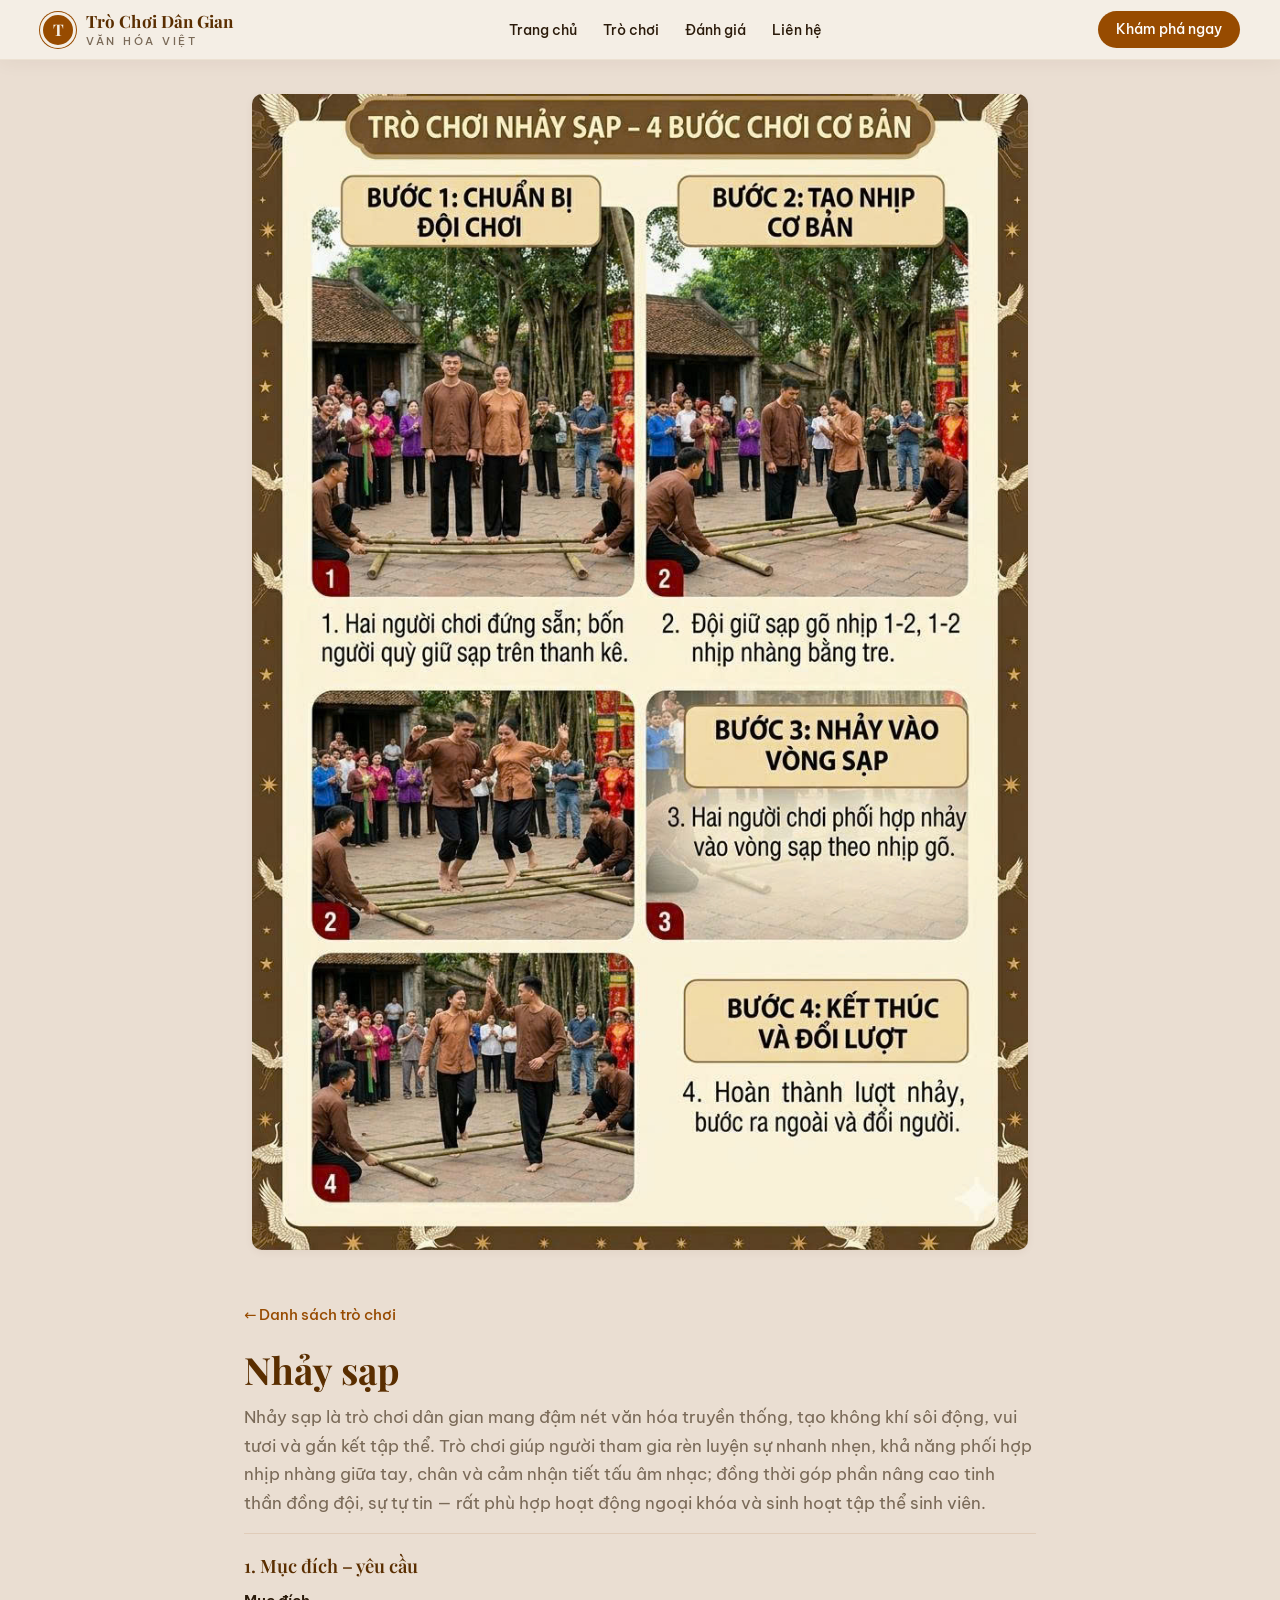
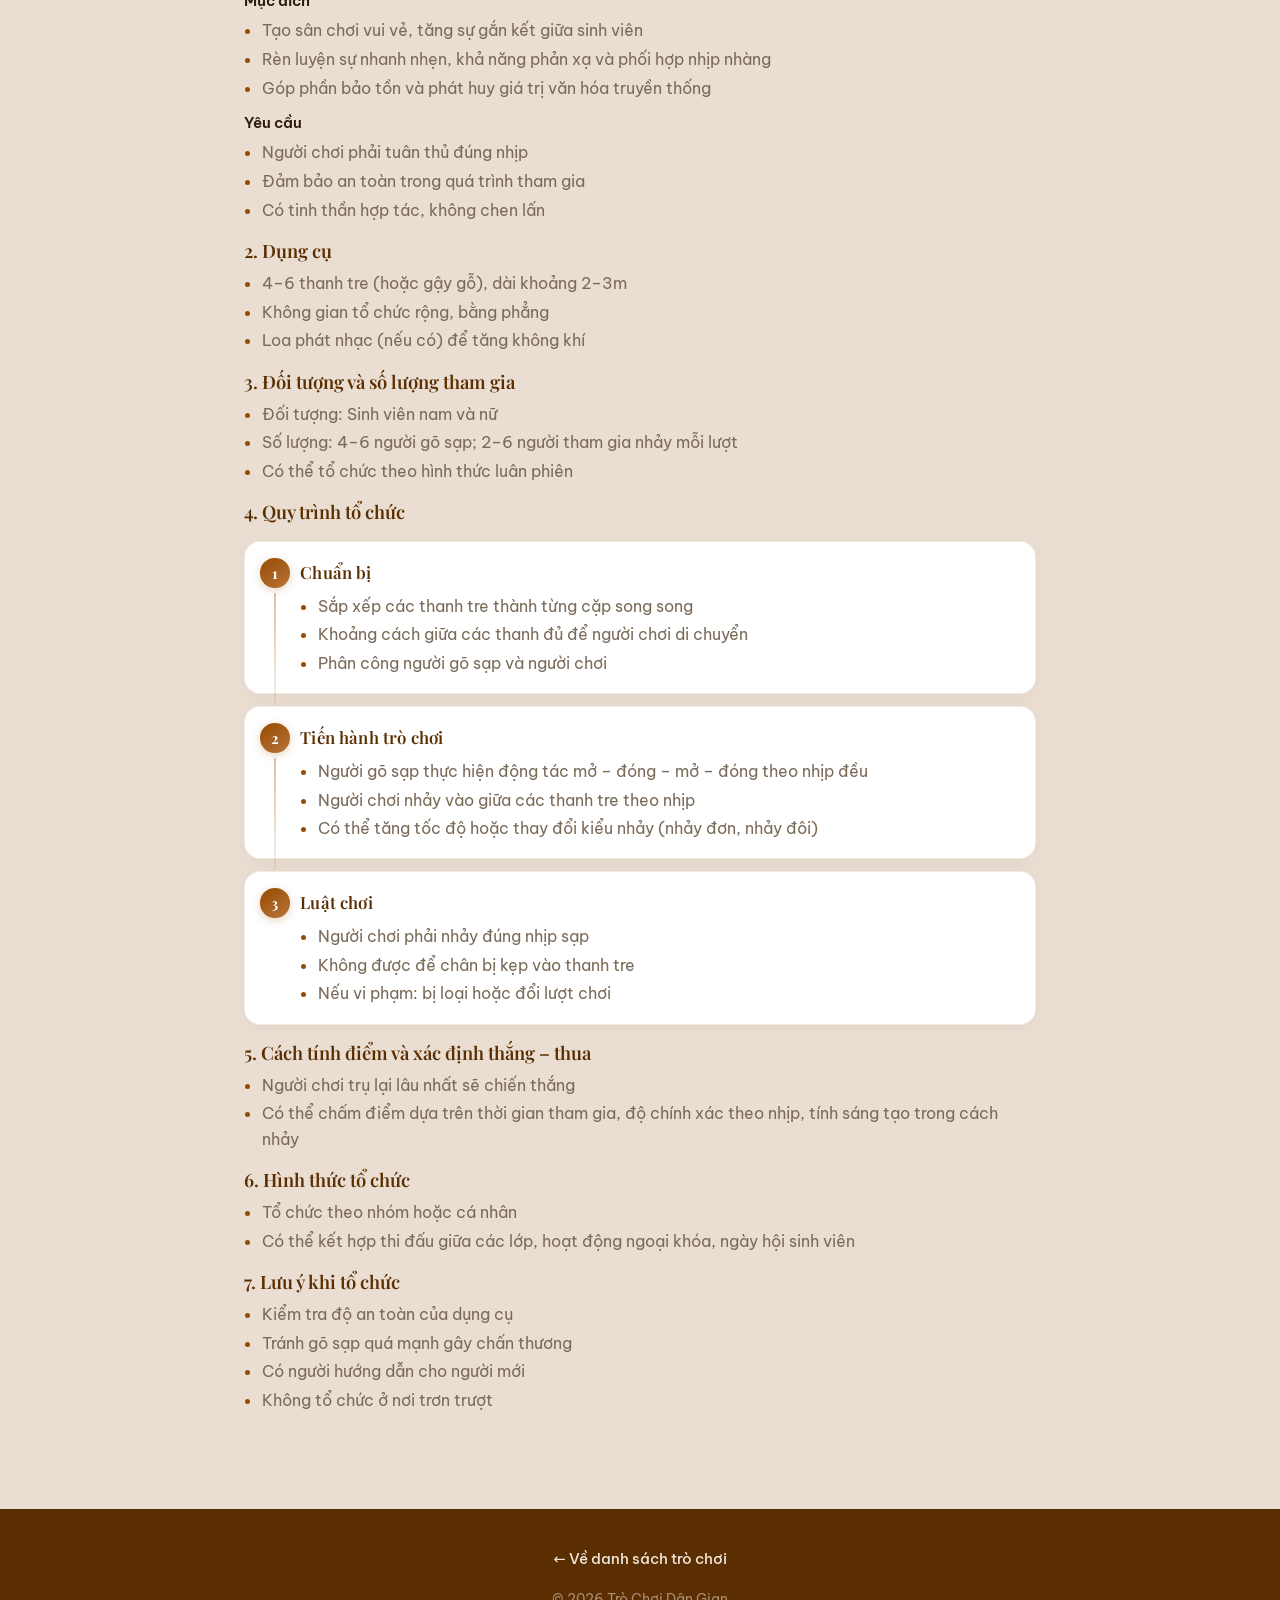
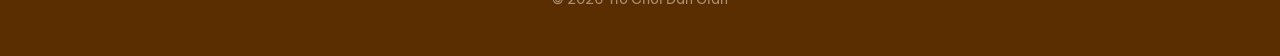
<file: games/nhay-sap.html>
<!DOCTYPE html>
<html lang="vi">
<head>
    <meta charset="UTF-8" />
    <meta name="viewport" content="width=device-width, initial-scale=1.0, viewport-fit=cover" />
    <title>Nhảy sạp — Trò Chơi Dân Gian</title>
    <meta name="description" content="Nhảy sạp: mục đích, dụng cụ, quy trình tổ chức và luật chơi — trò chơi dân gian đậm nét văn hóa truyền thống." />
    <meta name="theme-color" content="#5a2e00" />
    <link rel="icon" type="image/png" sizes="32x32" href="../assets/favicon-32.png" />
    <link rel="apple-touch-icon" sizes="180x180" href="../assets/favicon-180.png" />
    <link rel="icon" type="image/svg+xml" href="../assets/favicon.svg" />
    <link rel="preconnect" href="https://fonts.googleapis.com" />
    <link rel="preconnect" href="https://fonts.gstatic.com" crossorigin />
    <link href="https://fonts.googleapis.com/css2?family=Playfair+Display:wght@500;600;700&family=Be+Vietnam+Pro:wght@300;400;500;600;700&display=swap" rel="stylesheet" />
    <link rel="stylesheet" href="../css/styles.css" />
</head>
<body class="page-game-detail">

    <header class="site-header">
        <div class="container nav">
            <a href="../index.html#home" class="logo" aria-label="Trò Chơi Dân Gian">
                <span class="logo-mark">T</span>
                <span class="logo-text">
                    <strong>Trò Chơi Dân Gian</strong>
                    <small>Văn hóa Việt</small>
                </span>
            </a>
            <nav id="primary-nav" aria-label="Điều hướng chính">
                <ul class="nav-menu">
                    <li><a href="../index.html#home">Trang chủ</a></li>
                    <li><a href="../index.html#games">Trò chơi</a></li>
                    <li><a href="../index.html#reviews">Đánh giá</a></li>
                    <li><a href="../index.html#contact">Liên hệ</a></li>
                </ul>
            </nav>
            <a href="../index.html#games" class="nav-cta">Khám phá ngay</a>
            <button type="button" class="menu-toggle" aria-label="Mở menu" aria-expanded="false" aria-controls="primary-nav">
                <svg viewBox="0 0 24 24" fill="none" stroke="currentColor" stroke-width="2" stroke-linecap="round">
                    <line x1="3" y1="6" x2="21" y2="6"/>
                    <line x1="3" y1="12" x2="21" y2="12"/>
                    <line x1="3" y1="18" x2="21" y2="18"/>
                </svg>
            </button>
        </div>
    </header>

    <main class="game-detail">
        <div class="game-detail-cover">
            <img src="../assets/nhay-sap.jpg" alt="Nhảy sạp" width="1200" height="675" />
        </div>
        <div class="game-detail-inner">
            <a class="game-detail-back" href="../index.html#games">← Danh sách trò chơi</a>
            <h1>Nhảy sạp</h1>
            <p class="game-detail-lead">
                Nhảy sạp là trò chơi dân gian mang đậm nét văn hóa truyền thống, tạo không khí sôi động, vui tươi và gắn kết tập thể. Trò chơi giúp người tham gia rèn luyện sự nhanh nhẹn, khả năng phối hợp nhịp nhàng giữa tay, chân và cảm nhận tiết tấu âm nhạc; đồng thời góp phần nâng cao tinh thần đồng đội, sự tự tin — rất phù hợp hoạt động ngoại khóa và sinh hoạt tập thể sinh viên.
            </p>

            <article class="game-detail-prose">
                <section>
                    <h2>1. Mục đích – yêu cầu</h2>
                    <h3>Mục đích</h3>
                    <ul>
                        <li>Tạo sân chơi vui vẻ, tăng sự gắn kết giữa sinh viên</li>
                        <li>Rèn luyện sự nhanh nhẹn, khả năng phản xạ và phối hợp nhịp nhàng</li>
                        <li>Góp phần bảo tồn và phát huy giá trị văn hóa truyền thống</li>
                    </ul>
                    <h3>Yêu cầu</h3>
                    <ul>
                        <li>Người chơi phải tuân thủ đúng nhịp</li>
                        <li>Đảm bảo an toàn trong quá trình tham gia</li>
                        <li>Có tinh thần hợp tác, không chen lấn</li>
                    </ul>
                </section>

                <section>
                    <h2>2. Dụng cụ</h2>
                    <ul>
                        <li>4–6 thanh tre (hoặc gậy gỗ), dài khoảng 2–3m</li>
                        <li>Không gian tổ chức rộng, bằng phẳng</li>
                        <li>Loa phát nhạc (nếu có) để tăng không khí</li>
                    </ul>
                </section>

                <section>
                    <h2>3. Đối tượng và số lượng tham gia</h2>
                    <ul>
                        <li>Đối tượng: Sinh viên nam và nữ</li>
                        <li>Số lượng: 4–6 người gõ sạp; 2–6 người tham gia nhảy mỗi lượt</li>
                        <li>Có thể tổ chức theo hình thức luân phiên</li>
                    </ul>
                </section>

                <section class="game-detail-process">
                    <h2>4. Quy trình tổ chức</h2>
                    <div class="game-detail-step">
                        <h3>Chuẩn bị</h3>
                        <ul>
                            <li>Sắp xếp các thanh tre thành từng cặp song song</li>
                            <li>Khoảng cách giữa các thanh đủ để người chơi di chuyển</li>
                            <li>Phân công người gõ sạp và người chơi</li>
                        </ul>
                    </div>
                    <div class="game-detail-step">
                        <h3>Tiến hành trò chơi</h3>
                        <ul>
                            <li>Người gõ sạp thực hiện động tác mở – đóng – mở – đóng theo nhịp đều</li>
                            <li>Người chơi nhảy vào giữa các thanh tre theo nhịp</li>
                            <li>Có thể tăng tốc độ hoặc thay đổi kiểu nhảy (nhảy đơn, nhảy đôi)</li>
                        </ul>
                    </div>
                    <div class="game-detail-step">
                        <h3>Luật chơi</h3>
                        <ul>
                            <li>Người chơi phải nhảy đúng nhịp sạp</li>
                            <li>Không được để chân bị kẹp vào thanh tre</li>
                            <li>Nếu vi phạm: bị loại hoặc đổi lượt chơi</li>
                        </ul>
                    </div>
                </section>

                <section>
                    <h2>5. Cách tính điểm và xác định thắng – thua</h2>
                    <ul>
                        <li>Người chơi trụ lại lâu nhất sẽ chiến thắng</li>
                        <li>Có thể chấm điểm dựa trên thời gian tham gia, độ chính xác theo nhịp, tính sáng tạo trong cách nhảy</li>
                    </ul>
                </section>

                <section>
                    <h2>6. Hình thức tổ chức</h2>
                    <ul>
                        <li>Tổ chức theo nhóm hoặc cá nhân</li>
                        <li>Có thể kết hợp thi đấu giữa các lớp, hoạt động ngoại khóa, ngày hội sinh viên</li>
                    </ul>
                </section>

                <section>
                    <h2>7. Lưu ý khi tổ chức</h2>
                    <ul>
                        <li>Kiểm tra độ an toàn của dụng cụ</li>
                        <li>Tránh gõ sạp quá mạnh gây chấn thương</li>
                        <li>Có người hướng dẫn cho người mới</li>
                        <li>Không tổ chức ở nơi trơn trượt</li>
                    </ul>
                </section>
            </article>
        </div>
    </main>

    <footer class="site-footer game-detail-simple-footer">
        <div class="container">
            <p><a href="../index.html#games" class="game-detail-back">← Về danh sách trò chơi</a></p>
            <p class="game-detail-copy">© 2026 Trò Chơi Dân Gian</p>
        </div>
    </footer>

    <script src="../js/main.js" defer></script>
</body>
</html>
</file>
<file: css/styles.css>
/* =========================================================
   1. RESET & ROOT VARIABLES
   ========================================================= */
*,
*::before,
*::after {
    box-sizing: border-box;
    margin: 0;
    padding: 0;
}

:root {
    --beige: #eaded2;
    --beige-light: #f5efe6;
    --beige-dark: #ddcdb9;
    --brown: #974b00;
    --brown-dark: #5a2e00;
    --brown-soft: #b8743a;
    --white: #ffffff;
    --ink: #2a1a0a;
    --muted: #7a6a58;

    --radius-sm: 10px;
    --radius-md: 16px;
    --radius-lg: 24px;

    --shadow-sm: 0 2px 8px rgba(90, 46, 0, 0.06);
    --shadow-md: 0 8px 28px rgba(90, 46, 0, 0.10);
    --shadow-lg: 0 18px 50px rgba(90, 46, 0, 0.16);

    --container: 1200px;
    --transition: 0.3s ease;

    --font-display: 'Playfair Display', 'Be Vietnam Pro', serif;
    --font-body: 'Be Vietnam Pro', system-ui, -apple-system, 'Segoe UI', sans-serif;
}

html {
    scroll-behavior: smooth;
}

body {
    font-family: var(--font-body);
    font-size: 16px;
    line-height: 1.7;
    color: var(--ink);
    background-color: var(--beige-light);
    -webkit-font-smoothing: antialiased;
    -moz-osx-font-smoothing: grayscale;
}

img {
    display: block;
    max-width: 100%;
    height: auto;
}

a {
    color: inherit;
    text-decoration: none;
    transition: color var(--transition);
}

button {
    font-family: inherit;
    cursor: pointer;
    border: none;
    background: none;
}

.container {
    width: 100%;
    max-width: var(--container);
    margin-inline: auto;
    padding-inline: 24px;
}

section {
    padding: 96px 0;
}

.section-head {
    text-align: center;
    max-width: 720px;
    margin: 0 auto 56px;
}

.eyebrow {
    display: inline-block;
    font-size: 0.78rem;
    font-weight: 600;
    letter-spacing: 0.22em;
    text-transform: uppercase;
    color: var(--brown);
    padding: 6px 16px;
    border: 1px solid var(--brown);
    border-radius: 999px;
    margin-bottom: 18px;
}

.section-title {
    font-family: var(--font-display);
    font-weight: 600;
    font-size: clamp(1.9rem, 3.5vw, 2.7rem);
    color: var(--brown-dark);
    line-height: 1.2;
    margin-bottom: 16px;
}

.section-subtitle {
    color: var(--muted);
    font-size: 1.02rem;
}

/* =========================================================
   2. HEADER
   ========================================================= */
.site-header {
    position: fixed;
    top: 0;
    left: 0;
    right: 0;
    z-index: 100;
    padding-left: env(safe-area-inset-left, 0px);
    padding-right: env(safe-area-inset-right, 0px);
    background: transparent;
    border-bottom: 1px solid transparent;
    transition: background 0.35s ease,
                border-color 0.35s ease,
                box-shadow 0.35s ease,
                backdrop-filter 0.35s ease;
}
.site-header.is-scrolled {
    background: rgba(245, 239, 230, 0.92);
    backdrop-filter: blur(10px);
    -webkit-backdrop-filter: blur(10px);
    border-bottom-color: rgba(151, 75, 0, 0.08);
    box-shadow: 0 2px 18px rgba(90, 46, 0, 0.06);
}

/* Khi header trong suốt (đè lên hero) → tone sáng */
.site-header:not(.is-scrolled) .logo-text strong { color: var(--beige-light); }
.site-header:not(.is-scrolled) .logo-text small { color: rgba(245, 239, 230, 0.75); }
.site-header:not(.is-scrolled) .logo-mark {
    background: rgba(245, 239, 230, 0.15);
    color: var(--beige-light);
    box-shadow: inset 0 0 0 2px rgba(245, 239, 230, 0.85),
                0 0 0 1px rgba(245, 239, 230, 0.4);
    backdrop-filter: blur(6px);
    -webkit-backdrop-filter: blur(6px);
}
.site-header:not(.is-scrolled) .nav-menu a {
    color: var(--beige-light);
    text-shadow: 0 1px 6px rgba(0, 0, 0, 0.35);
}
.site-header:not(.is-scrolled) .nav-menu a:hover {
    color: var(--white);
}
.site-header:not(.is-scrolled) .nav-menu a::after {
    background: var(--beige-light);
}
.site-header:not(.is-scrolled) .menu-toggle {
    color: var(--beige-light);
}

.nav {
    position: relative;
    display: flex;
    align-items: center;
    justify-content: space-between;
    padding: 11px 0;
    padding-top: max(11px, env(safe-area-inset-top, 0px));
}

.logo {
    display: inline-flex;
    align-items: center;
    gap: 10px;
    color: var(--brown-dark);
}

.logo-mark {
    flex: 0 0 auto;
    width: 36px;
    height: 36px;
    border-radius: 50%;
    background: var(--brown);
    color: var(--beige-light);
    display: grid;
    place-items: center;
    font-family: var(--font-display);
    font-weight: 700;
    font-size: 1rem;
    line-height: 1;
    box-shadow: inset 0 0 0 3px var(--beige-light), 0 0 0 1px var(--brown);
}

.logo-text {
    display: inline-flex;
    flex-direction: column;
    justify-content: center;
    gap: 3px;
    line-height: 1.15;
}
.logo-text strong {
    font-family: var(--font-display);
    font-weight: 700;
    font-size: 1.06rem;
    color: var(--brown-dark);
    letter-spacing: 0.005em;
}
.logo-text small {
    display: block;
    font-family: var(--font-body);
    font-weight: 500;
    font-size: 0.66rem;
    letter-spacing: 0.26em;
    text-transform: uppercase;
    color: var(--muted);
    margin-top: 0;
}

.nav-menu {
    display: flex;
    align-items: center;
    gap: 26px;
    list-style: none;
}

.nav-menu a {
    font-size: 0.9rem;
    font-weight: 500;
    color: var(--ink);
    position: relative;
    padding: 6px 0;
}

.nav-menu a::after {
    content: '';
    position: absolute;
    left: 0;
    bottom: 0;
    width: 0;
    height: 2px;
    background: var(--brown);
    transition: width var(--transition);
}

.nav-menu a:hover {
    color: var(--brown);
}
.nav-menu a:hover::after {
    width: 100%;
}

.nav-cta {
    background: var(--brown);
    color: var(--white);
    padding: 7px 18px;
    border-radius: 999px;
    font-weight: 500;
    font-size: 0.86rem;
    transition: background var(--transition), transform var(--transition);
}
.nav-cta:hover {
    background: var(--brown-dark);
    transform: translateY(-1px);
}

.menu-toggle {
    display: none;
    width: 38px;
    height: 38px;
    border-radius: 10px;
    color: var(--brown-dark);
}
.menu-toggle svg {
    width: 24px;
    height: 24px;
}

/* =========================================================
   3. HERO SECTION
   ========================================================= */
.hero {
    position: relative;
    box-sizing: border-box;
    min-height: 100vh;
    min-height: 100svh;
    min-height: 100dvh;
    padding-top: calc(env(safe-area-inset-top, 0px) + 4.5rem);
    padding-bottom: max(1.5rem, env(safe-area-inset-bottom, 0px));
    padding-left: env(safe-area-inset-left, 0px);
    padding-right: env(safe-area-inset-right, 0px);
    display: flex;
    align-items: center;
    justify-content: center;
    overflow: hidden;
    isolation: isolate;
    color: var(--white);
    background:
        url('../assets/hero-banner.png') center / cover no-repeat,
        var(--brown-dark);
}

.hero::before {
    content: '';
    position: absolute;
    inset: 0;
    z-index: 0;
    background:
        radial-gradient(
            ellipse at center,
            rgba(42, 26, 10, 0.45) 0%,
            rgba(42, 26, 10, 0.65) 100%
        ),
        linear-gradient(180deg,
            rgba(42, 26, 10, 0.45) 0%,
            rgba(42, 26, 10, 0.30) 50%,
            rgba(42, 26, 10, 0.55) 100%);
    pointer-events: none;
}

.hero-content {
    position: relative;
    z-index: 1;
    text-align: center;
    max-width: 820px;
    margin: 0 auto;
    padding: 0 24px;
}

.hero-content .eyebrow {
    margin-bottom: 1.75rem;
    color: var(--beige-light);
    border-color: rgba(245, 239, 230, 0.7);
    background: rgba(42, 26, 10, 0.35);
    backdrop-filter: blur(6px);
    -webkit-backdrop-filter: blur(6px);
}

.hero-title {
    font-family: var(--font-display);
    font-weight: 700;
    font-size: 2.75rem;
    line-height: 1.4;
    letter-spacing: 0.005em;
    color: var(--white);
    margin-bottom: 1.75rem;
    text-shadow: 0 2px 18px rgba(0, 0, 0, 0.45),
                 0 1px 3px rgba(0, 0, 0, 0.35);
}
.hero-title em {
    font-style: italic;
    color: var(--beige);
    font-weight: 600;
}

.hero-desc {
    font-size: 1.0625rem;
    line-height: 1.9;
    color: rgba(245, 239, 230, 0.95);
    max-width: 620px;
    margin: 0 auto 2.25rem;
    text-shadow: 0 1px 8px rgba(0, 0, 0, 0.4);
}

.hero-actions {
    display: flex;
    flex-wrap: wrap;
    justify-content: center;
    gap: 16px;
    margin-bottom: 2.75rem;
}

.btn {
    display: inline-flex;
    align-items: center;
    gap: 10px;
    padding: 14px 28px;
    border-radius: 999px;
    font-weight: 500;
    font-size: 0.98rem;
    transition: all var(--transition);
}

.btn-primary {
    background: var(--brown);
    color: var(--white);
    box-shadow: var(--shadow-sm);
}
.btn-primary:hover {
    background: var(--brown-dark);
    transform: translateY(-2px);
    box-shadow: var(--shadow-md);
}

.btn-outline {
    border: 1.5px solid var(--brown);
    color: var(--brown-dark);
    background: transparent;
}
.btn-outline:hover {
    background: var(--brown);
    color: var(--white);
}

.hero .btn-outline {
    border-color: rgba(245, 239, 230, 0.85);
    color: var(--beige-light);
    background: rgba(42, 26, 10, 0.25);
    backdrop-filter: blur(6px);
    -webkit-backdrop-filter: blur(6px);
}
.hero .btn-outline:hover {
    background: var(--beige-light);
    color: var(--brown-dark);
    border-color: var(--beige-light);
}

.hero-stats {
    display: flex;
    justify-content: center;
    gap: 56px;
    padding-top: 1.75rem;
    border-top: 1px solid rgba(245, 239, 230, 0.25);
    max-width: 640px;
    margin: 0 auto;
}
.stat-num {
    font-family: var(--font-display);
    font-weight: 700;
    font-size: 1.7rem;
    color: var(--beige-light);
    line-height: 1.1;
    text-shadow: 0 2px 10px rgba(0, 0, 0, 0.4);
}
.stat-label {
    font-size: 0.82rem;
    line-height: 1.55;
    color: rgba(245, 239, 230, 0.78);
    margin-top: 0.5rem;
}

.hero::after {
    content: '';
    position: absolute;
    inset: auto 0 0 0;
    height: min(140px, 18vh);
    pointer-events: none;
    z-index: 0;
    background: linear-gradient(
        to bottom,
        transparent,
        var(--beige-light) 92%
    );
}

/* =========================================================
   4. GAMES GRID
   ========================================================= */
.games {
    background: var(--beige-light);
}

.games-grid {
    display: grid;
    grid-template-columns: repeat(auto-fill, minmax(300px, 1fr));
    gap: 28px;
}

.game-card {
    background: var(--white);
    border-radius: var(--radius-md);
    overflow: hidden;
    box-shadow: var(--shadow-sm);
    transition: transform var(--transition), box-shadow var(--transition);
    display: flex;
    flex-direction: column;
}
a.game-card {
    text-decoration: none;
    color: inherit;
    cursor: pointer;
}
a.game-card:focus-visible {
    outline: 2px solid var(--brown);
    outline-offset: 3px;
}
.game-card:hover {
    transform: translateY(-6px) scale(1.025);
    box-shadow: var(--shadow-md);
}

.game-card-image {
    position: relative;
    aspect-ratio: 4 / 3;
    overflow: hidden;
    background: var(--brown-dark);
}
.game-card-image img {
    width: 100%;
    height: 100%;
    object-fit: cover;
    display: block;
}
/* Thumb infographic: full-bleed trong khung thẻ, không padding viền */
.games .game-card-image img {
    object-fit: cover;
    object-position: center;
    padding: 0;
}
.game-card:hover .game-card-image img {
    transform: none;
}

.game-card-tag {
    position: absolute;
    top: 14px;
    left: 14px;
    background: rgba(245, 239, 230, 0.95);
    color: var(--brown-dark);
    padding: 5px 12px;
    border-radius: 999px;
    font-size: 0.75rem;
    font-weight: 500;
}

.game-card-body {
    padding: 22px 22px 24px;
    flex: 1;
    display: flex;
    flex-direction: column;
}

.game-card-title {
    font-family: var(--font-display);
    font-weight: 600;
    font-size: 1.32rem;
    color: var(--brown-dark);
    margin-bottom: 10px;
}

.game-card-desc {
    color: var(--muted);
    font-size: 0.94rem;
    line-height: 1.65;
    margin-bottom: 18px;
    flex: 1;
}

.game-card-link {
    display: inline-flex;
    align-items: center;
    gap: 6px;
    color: var(--brown);
    font-weight: 500;
    font-size: 0.92rem;
    align-self: flex-start;
}
.game-card-link::after {
    content: '→';
    transition: transform var(--transition);
}
.game-card-link:hover {
    color: var(--brown-dark);
}
.game-card-link:hover::after {
    transform: translateX(4px);
}
a.game-card:hover .game-card-link {
    color: var(--brown-dark);
}
a.game-card:hover .game-card-link::after {
    transform: translateX(4px);
}

/* =========================================================
   5. REVIEWS SECTION
   ========================================================= */
.reviews {
    background: var(--beige);
}

.reviews-grid {
    display: grid;
    grid-template-columns: repeat(3, 1fr);
    gap: 28px;
}

.review-card {
    background: var(--beige-light);
    border-radius: var(--radius-md);
    padding: 32px 28px;
    border: 1px solid rgba(151, 75, 0, 0.06);
    display: flex;
    flex-direction: column;
    transition: transform var(--transition), box-shadow var(--transition);
}
.review-card:hover {
    transform: translateY(-4px);
    box-shadow: var(--shadow-md);
}

.review-stars {
    color: var(--brown);
    font-size: 1rem;
    letter-spacing: 2px;
    margin-bottom: 16px;
}

.review-quote {
    color: var(--ink);
    font-size: 1rem;
    line-height: 1.7;
    margin-bottom: 24px;
    flex: 1;
    font-style: italic;
}

.review-author {
    display: flex;
    align-items: center;
    gap: 14px;
    padding-top: 20px;
    border-top: 1px solid rgba(151, 75, 0, 0.1);
}

.review-avatar {
    width: 48px;
    height: 48px;
    border-radius: 50%;
    background: var(--brown);
    color: var(--beige-light);
    display: grid;
    place-items: center;
    font-family: var(--font-display);
    font-weight: 600;
    font-size: 1.1rem;
}
.review-name {
    font-weight: 600;
    color: var(--brown-dark);
    font-size: 0.96rem;
}
.review-role {
    font-size: 0.82rem;
    color: var(--muted);
}

/* =========================================================
   6. FOOTER
   ========================================================= */
.site-footer {
    background: var(--brown-dark);
    color: var(--beige);
    padding: 72px 0 24px;
}

.footer-grid {
    display: grid;
    grid-template-columns: 1.4fr 1fr 1fr 1fr;
    gap: 48px;
    margin-bottom: 56px;
}

.footer-brand .logo {
    color: var(--beige-light);
    margin-bottom: 18px;
}
.footer-brand .logo-mark {
    background: var(--beige-light);
    color: var(--brown-dark);
    box-shadow: inset 0 0 0 3px var(--brown-dark), 0 0 0 1px var(--beige-light);
}
.footer-brand .logo-text strong {
    color: var(--beige-light);
}
.footer-brand .logo-text small {
    color: rgba(234, 222, 210, 0.6);
}

.footer-brand p {
    color: rgba(234, 222, 210, 0.7);
    font-size: 0.94rem;
    max-width: 320px;
    line-height: 1.7;
}

.footer-col h5 {
    font-family: var(--font-display);
    font-weight: 600;
    font-size: 1.1rem;
    color: var(--white);
    margin-bottom: 20px;
}

.footer-col ul {
    list-style: none;
    display: flex;
    flex-direction: column;
    gap: 12px;
}
.footer-col a {
    color: rgba(234, 222, 210, 0.75);
    font-size: 0.94rem;
}
.footer-col a:hover {
    color: var(--white);
}

.footer-col .contact-item {
    display: flex;
    align-items: flex-start;
    gap: 10px;
    color: rgba(234, 222, 210, 0.75);
    font-size: 0.92rem;
    line-height: 1.55;
}

.socials {
    display: flex;
    gap: 12px;
    margin-top: 18px;
}
.socials a {
    width: 40px;
    height: 40px;
    border-radius: 50%;
    background: rgba(234, 222, 210, 0.1);
    display: grid;
    place-items: center;
    transition: background var(--transition), transform var(--transition);
}
.socials a:hover {
    background: var(--beige-light);
    color: var(--brown-dark);
    transform: translateY(-2px);
}
.socials svg {
    width: 18px;
    height: 18px;
}

.footer-bottom {
    padding-top: 24px;
    border-top: 1px solid rgba(234, 222, 210, 0.12);
    display: flex;
    justify-content: space-between;
    align-items: center;
    flex-wrap: wrap;
    gap: 12px;
    color: rgba(234, 222, 210, 0.6);
    font-size: 0.86rem;
}
.footer-bottom a:hover {
    color: var(--white);
}

/* =========================================================
   7. RESPONSIVE
   ========================================================= */
@media (max-width: 992px) {
    section { padding: 72px 0; }

    .hero {
        padding-top: calc(env(safe-area-inset-top, 0px) + 4.35rem);
        padding-bottom: max(1.25rem, env(safe-area-inset-bottom, 0px));
    }
    .hero-content { padding: 0 20px; }

    .reviews-grid {
        grid-template-columns: 1fr 1fr;
    }
    .footer-grid {
        grid-template-columns: 1fr 1fr;
        gap: 40px;
    }
}

@media (max-width: 720px) {
    section { padding: 56px 0; }
    .container { padding-inline: 20px; }

    .nav > .nav-cta {
        display: none;
    }
    .menu-toggle {
        display: grid;
        place-items: center;
    }

    /* Menu mobile: panel full-width dưới header */
    .nav-menu {
        display: none;
        position: absolute;
        top: 100%;
        left: 0;
        right: 0;
        flex-direction: column;
        align-items: stretch;
        gap: 0;
        padding: 8px 16px max(20px, env(safe-area-inset-bottom, 0px));
        margin: 0;
        background: var(--beige-light);
        border-top: 1px solid rgba(151, 75, 0, 0.1);
        box-shadow: 0 16px 32px rgba(90, 46, 0, 0.18);
        z-index: 99;
    }
    .site-header.nav-open .nav-menu {
        display: flex;
    }
    .site-header .nav-menu li + li {
        border-top: 1px solid rgba(151, 75, 0, 0.08);
    }
    .site-header.nav-open .nav-menu a,
    .site-header:not(.is-scrolled) .nav-menu a,
    .site-header.is-scrolled .nav-menu a,
    .site-header .nav-menu a {
        display: block;
        padding: 14px 12px;
        font-size: 1rem;
        font-weight: 500;
        color: var(--brown-dark);
        background: transparent;
        text-shadow: none;
        border-radius: 0;
    }
    .site-header .nav-menu a::after {
        display: none;
    }
    .site-header .nav-menu a:hover,
    .site-header .nav-menu a:focus {
        background: rgba(151, 75, 0, 0.08);
        color: var(--brown);
    }

    .site-header.nav-open {
        background: var(--beige-light);
        backdrop-filter: none;
        -webkit-backdrop-filter: none;
        border-bottom-color: rgba(151, 75, 0, 0.1);
        box-shadow: 0 4px 14px rgba(90, 46, 0, 0.08);
    }
    .site-header.nav-open:not(.is-scrolled) .logo-text strong,
    .site-header.nav-open.is-scrolled .logo-text strong {
        color: var(--brown-dark);
    }
    .site-header.nav-open:not(.is-scrolled) .logo-text small,
    .site-header.nav-open.is-scrolled .logo-text small {
        color: var(--muted);
    }
    .site-header.nav-open:not(.is-scrolled) .logo-mark,
    .site-header.nav-open.is-scrolled .logo-mark {
        background: var(--brown);
        color: var(--beige-light);
        box-shadow: inset 0 0 0 3px var(--beige-light), 0 0 0 1px var(--brown);
        backdrop-filter: none;
    }
    .site-header.nav-open .menu-toggle {
        color: var(--brown-dark);
    }

    .hero {
        padding-top: calc(env(safe-area-inset-top, 0px) + 5rem);
        padding-bottom: max(1.5rem, env(safe-area-inset-bottom, 0px));
        align-items: center;
    }
    .logo-text {
        gap: 8px;
    }
    .logo-text strong {
        font-size: 1.1rem;
    }
    .logo-text small {
        font-size: 0.65rem;
        letter-spacing: 0.2em;
    }
    .logo-mark {
        width: 40px;
        height: 40px;
        font-size: 1.05rem;
    }
    .hero-content {
        padding: 0 24px;
        width: 100%;
        max-width: 100%;
    }
    .hero-content .eyebrow {
        margin-bottom: 1.5rem;
        font-size: 0.7rem;
        letter-spacing: 0.16em;
        padding: 7px 14px;
    }
    .hero-title {
        font-size: 1.6rem;
        line-height: 1.5;
        margin-bottom: 1.25rem;
    }
    .hero-desc {
        font-size: 0.95rem;
        line-height: 1.95;
        margin-bottom: 1.75rem;
        max-width: 32rem;
    }
    .hero-actions {
        flex-direction: column;
        align-items: stretch;
        gap: 14px;
        margin-bottom: 2rem;
    }
    .hero .btn {
        justify-content: center;
        width: 100%;
        padding: 13px 20px;
        font-size: 1rem;
    }
    .hero::before {
        background:
            linear-gradient(180deg,
                rgba(42, 26, 10, 0.55) 0%,
                rgba(42, 26, 10, 0.45) 50%,
                rgba(42, 26, 10, 0.65) 100%);
    }
    .hero::after {
        height: 56px;
    }
    .hero-stats {
        gap: 10px;
        flex-wrap: nowrap;
        justify-content: space-between;
        padding-top: 1.5rem;
        margin-top: 0;
        max-width: 100%;
    }
    .hero-stats > div {
        flex: 1;
        min-width: 0;
        text-align: center;
    }
    .stat-num {
        font-size: 1.35rem;
        line-height: 1.2;
    }
    .stat-label {
        font-size: 0.7rem;
        line-height: 1.55;
        margin-top: 0.5rem;
        hyphens: auto;
        word-break: break-word;
    }

    .section-head { margin-bottom: 40px; }
    .games-grid {
        grid-template-columns: 1fr;
        gap: 22px;
    }

    .reviews-grid { grid-template-columns: 1fr; }

    .footer-grid {
        grid-template-columns: 1fr;
        gap: 36px;
        margin-bottom: 40px;
    }
    .footer-bottom {
        justify-content: center;
        text-align: center;
    }
}

/* Subtle reveal animation */
@media (prefers-reduced-motion: no-preference) {
    .reveal {
        opacity: 0;
        transform: translateY(18px);
        transition: opacity 0.7s ease, transform 0.7s ease;
    }
    .reveal.is-visible {
        opacity: 1;
        transform: translateY(0);
    }
}

/* =========================================================
   GAME DETAIL PAGES
   ========================================================= */
.page-game-detail {
    background: var(--beige);
}

/* Đẩy toàn bộ main xuống dưới header cố định — tránh ảnh/mép trên bị che */
main.game-detail {
    padding-top: calc(env(safe-area-inset-top, 0px) + 4.5rem);
    padding-bottom: 3rem;
}

/* Ảnh đầu trang: hiển thị đầy đủ (không crop), cùng khổ với nội dung, bo góc nhẹ */
.game-detail-cover {
    width: 100%;
    max-width: min(52rem, 92vw);
    margin: 0 auto;
    padding: 1.35rem max(1.75rem, env(safe-area-inset-left, 0px)) 1.85rem;
    padding-right: max(1.75rem, env(safe-area-inset-right, 0px));
    box-sizing: border-box;
}
.game-detail-cover img {
    width: 100%;
    height: auto;
    max-height: none;
    display: block;
    object-fit: contain;
    object-position: center top;
    border-radius: var(--radius-sm);
    box-shadow: var(--shadow-sm);
}

.game-detail-inner {
    max-width: min(52rem, 92vw);
    margin: 0 auto;
    padding: 1.35rem 1.25rem 2.5rem;
    padding-left: max(1.25rem, env(safe-area-inset-left, 0px));
    padding-right: max(1.25rem, env(safe-area-inset-right, 0px));
}

.game-detail-back {
    display: inline-flex;
    align-items: center;
    gap: 6px;
    font-size: 0.92rem;
    font-weight: 500;
    color: var(--brown);
    margin-bottom: 1.25rem;
    transition: color var(--transition);
}
.game-detail-back:hover {
    color: var(--brown-dark);
}

.game-detail-inner h1 {
    font-family: var(--font-display);
    font-size: clamp(1.75rem, 4vw, 2.35rem);
    font-weight: 700;
    color: var(--brown-dark);
    line-height: 1.2;
    margin-bottom: 0.65rem;
}

.game-detail-lead {
    font-size: 1.05rem;
    line-height: 1.7;
    color: var(--muted);
    margin-bottom: 1.25rem;
    padding-bottom: 1rem;
    border-bottom: 1px solid rgba(151, 75, 0, 0.12);
}

/* Ghi đè padding global của `section { padding: 96px 0 }` — đó là lý do các mục cách xa nhau */
.game-detail-prose section {
    padding: 0;
    margin-bottom: 1rem;
}
.game-detail-prose section:last-child {
    margin-bottom: 0;
}
.game-detail-prose h2 {
    font-family: var(--font-display);
    font-size: 1.15rem;
    font-weight: 600;
    color: var(--brown-dark);
    margin-bottom: 0.45rem;
    margin-top: 0;
    padding-top: 0;
    line-height: 1.35;
}
.game-detail-prose h3 {
    font-size: 0.95rem;
    font-weight: 600;
    color: var(--ink);
    margin-top: 0.55rem;
    margin-bottom: 0.3rem;
}
.game-detail-prose h3:first-child {
    margin-top: 0;
}
.game-detail-prose ul {
    margin: 0 0 0.5rem;
    padding-left: 1.15rem;
    color: var(--muted);
    font-size: 0.98rem;
    line-height: 1.62;
}
.game-detail-prose li {
    margin-bottom: 0.2rem;
}
.game-detail-prose li::marker {
    color: var(--brown);
}

/* Quy trình — các bước (timeline dọc, thẻ từng bước) */
.game-detail-process > h2 {
    margin-bottom: 1rem;
}
.game-detail-process {
    counter-reset: gd-step;
}
.game-detail-step {
    counter-increment: gd-step;
    position: relative;
    padding: 1rem 1.15rem 1.05rem 3.45rem;
    margin-bottom: 0.75rem;
    background: var(--white);
    border-radius: var(--radius-md);
    border: 1px solid rgba(151, 75, 0, 0.11);
    box-shadow: 0 3px 16px rgba(90, 46, 0, 0.05);
}
.game-detail-step:last-child {
    margin-bottom: 0;
}
.game-detail-step::before {
    content: counter(gd-step);
    position: absolute;
    left: 0.95rem;
    top: 1rem;
    width: 1.85rem;
    height: 1.85rem;
    display: grid;
    place-items: center;
    font-family: var(--font-display);
    font-weight: 700;
    font-size: 0.92rem;
    color: var(--white);
    background: linear-gradient(145deg, var(--brown) 0%, var(--brown-soft) 100%);
    border-radius: 50%;
    box-shadow: 0 2px 8px rgba(151, 75, 0, 0.25);
    line-height: 1;
}
.game-detail-step::after {
    content: '';
    position: absolute;
    left: calc(0.95rem + 0.925rem - 1px);
    top: calc(1rem + 1.85rem + 0.35rem);
    bottom: -0.75rem;
    width: 2px;
    background: linear-gradient(
        180deg,
        rgba(151, 75, 0, 0.35) 0%,
        rgba(151, 75, 0, 0.08) 100%
    );
    border-radius: 2px;
}
.game-detail-step:last-child::after {
    display: none;
}
.game-detail-step h3 {
    margin: 0 0 0.45rem;
    padding: 0;
    font-family: var(--font-display);
    font-size: 1.05rem;
    font-weight: 600;
    color: var(--brown-dark);
    letter-spacing: 0.01em;
}
.game-detail-step ul {
    margin: 0;
    padding-left: 1.1rem;
}
.game-detail-step li:last-child {
    margin-bottom: 0;
}

.site-footer.game-detail-simple-footer {
    padding: 2.25rem 0 2.75rem;
    text-align: center;
}
.site-footer.game-detail-simple-footer .game-detail-back {
    color: rgba(245, 239, 230, 0.95);
    margin-bottom: 0;
}
.site-footer.game-detail-simple-footer .game-detail-back:hover {
    color: var(--white);
}
.site-footer.game-detail-simple-footer .game-detail-copy {
    margin-top: 1rem;
    font-size: 0.88rem;
    color: rgba(234, 222, 210, 0.55);
}
</file>
